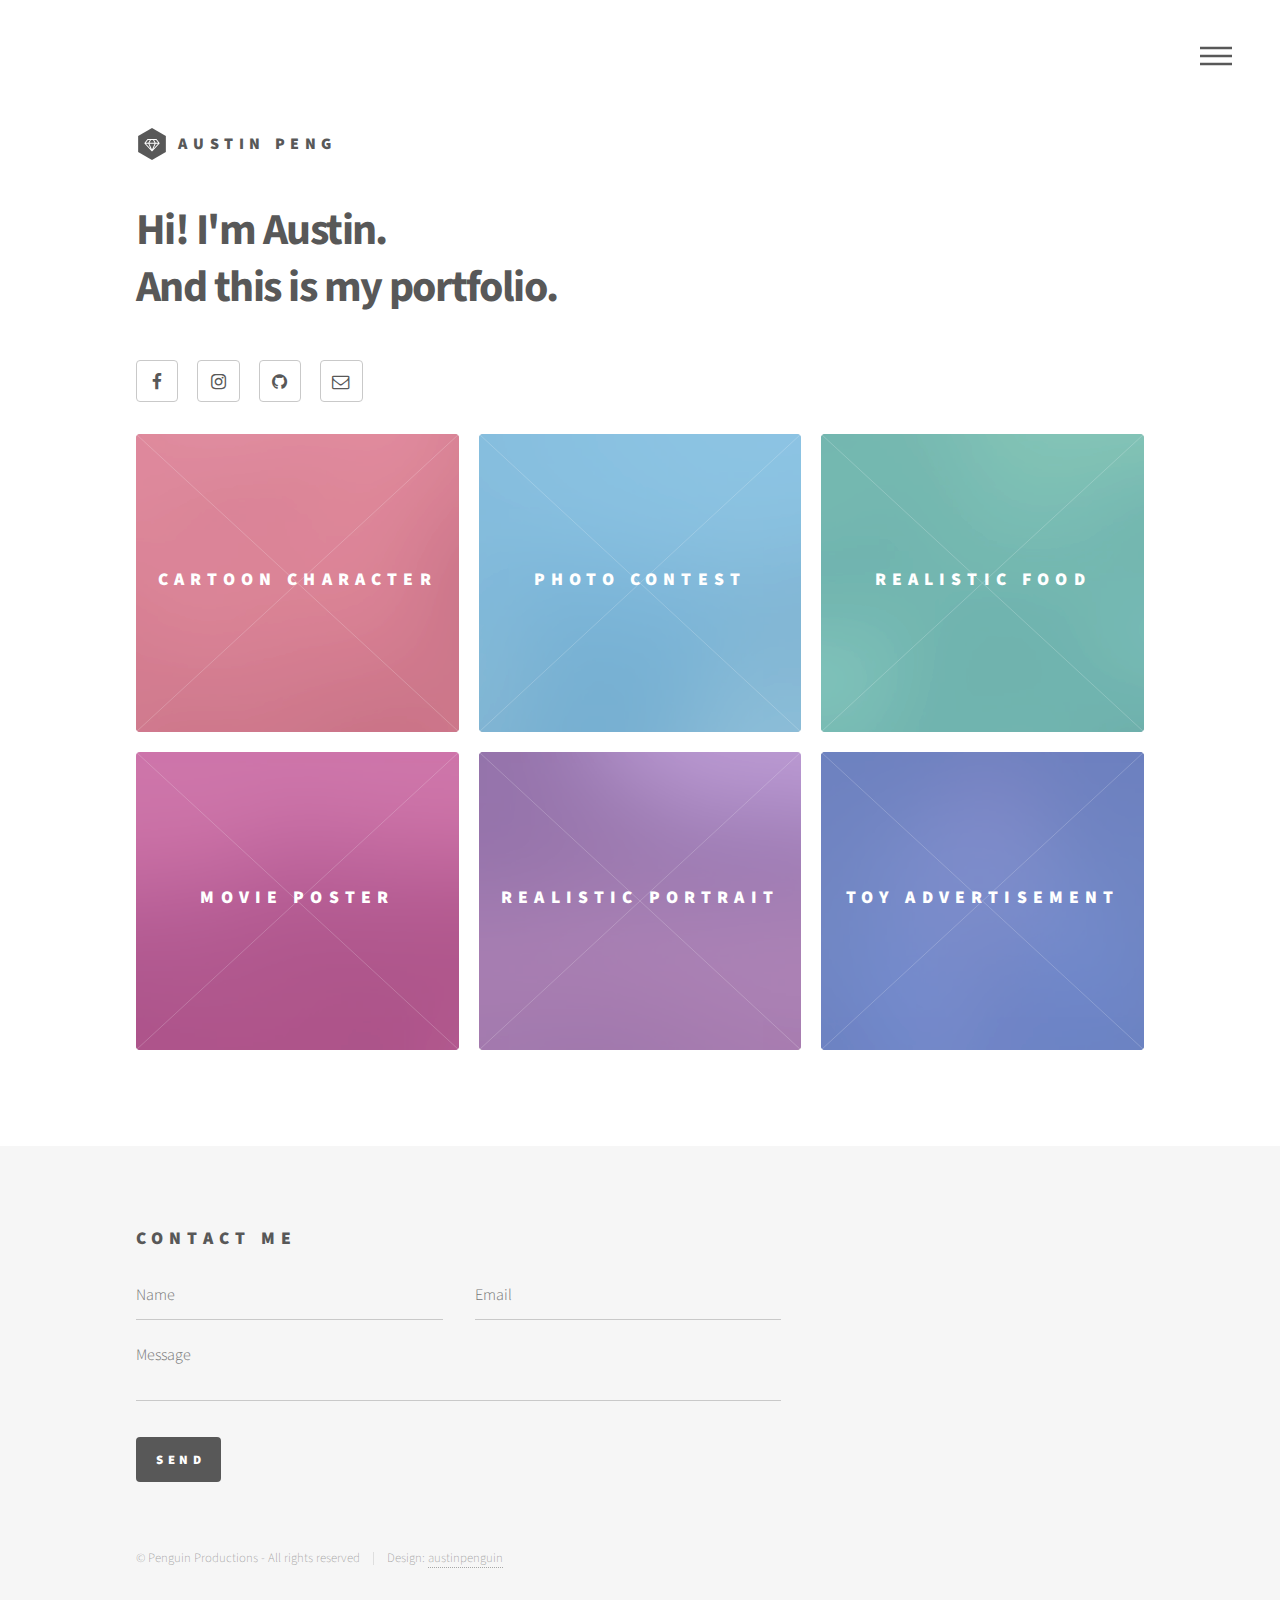
<file: index.html>
<!DOCTYPE HTML>
<!--
	Phantom by HTML5 UP
	html5up.net | @ajlkn
	Free for personal and commercial use under the CCA 3.0 license (html5up.net/license)
-->
<html>
	<head>
		<title>Austin Peng</title>
		<meta charset="utf-8" />
		<meta name="viewport" content="width=device-width, initial-scale=1" />
		<!--[if lte IE 8]><script src="assets/js/ie/html5shiv.js"></script><![endif]-->
		<link rel="stylesheet" href="assets/css/main.css" />
		<!--[if lte IE 9]><link rel="stylesheet" href="assets/css/ie9.css" /><![endif]-->
		<!--[if lte IE 8]><link rel="stylesheet" href="assets/css/ie8.css" /><![endif]-->
	</head>
	<body>
		<!-- Wrapper -->
			<div id="wrapper">

				<!-- Header -->
					<header id="header">
						<div class="inner">

							<!-- Logo -->
								<a href="index.html" class="logo">
									<span class="symbol"><img src="images/logo.svg" alt="" /></span><span class="title">Austin Peng</span>
								</a>

							<!-- Nav -->
								<nav>
									<ul>
										<li><a href="#menu">Menu</a></li>
									</ul>
								</nav>

						</div>
					</header>

				<!-- Menu -->
					<nav id="menu">
						<h2>Menu</h2>
						<ul>
							<li><a href="index.html">Home</a></li>
						</ul>
					</nav>

				<!-- Main -->
					<div id="main">
						<div class="inner">
							<header>
								<h1>Hi! I'm Austin. <br> And this is my portfolio.</h1>

							<section>
								<ul class="icons">
									<li><a href=https://www.facebook.com/austin.peng.54 class="icon style2 fa-facebook"><span class="label">Facebook</span></a></li>
									<li><a href=instagram.com/austin.penguin class="icon style2 fa-instagram"><span class="label">Instagram</span></a></li>
									<li><a href=github.com/austinpenguin class="icon style2 fa-github"><span class="label">GitHub</span></a></li>
									<li><a href=mailto:austinpeng20@gmail.com class="icon style2 fa-envelope-o"><span class="label">Email</span></a></li>
								</ul>
							</section>
							</header>
							<section class="tiles">
								<article class="style1">
									<span class="image">
										<img src="images/pic07.jpg" alt="" />
									</span>
									<a href="cartooncharacter.html">
										<h2>Cartoon Character</h2>
										<div class="content">
											<p>"The Penguins"</p>
										</div>
									</a>
								</article>
								<article class="style2">
									<span class="image">
										<img src="images/pic01.jpg" alt="" />
									</span>
									<a href="photocontest.html">
										<h2>Photo Contest</h2>
										<div class="content">
											<p>The Dark of the Sea</p>
										</div>
									</a>
								</article>
								<article class="style3">
									<span class="image">
										<img src="images/pic08.jpg" alt="" />
									</span>
									<a href="realisticfood.html">
										<h2>Realistic Food</h2>
										<div class="content">
											<p>Nom nom nom... COOKIES</p>
										</div>
									</a>
								</article>
								<article class="style4">
									<span class="image">
										<img src="images/pic09.jpg" alt="" />
									</span>
									<a href="movieposter.html">
										<h2>Movie Poster</h2>
										<div class="content">
											<p>The Martian</p>
										</div>
									</a>
								</article>
								<article class="style5">
									<span class="image">
										<img src="images/pic10.jpg" alt="" />
									</span>
									<a href="realisticportrait.html">
										<h2>Realistic Portrait</h2>
										<div class="content">
											<p>Gael Monfils</p>
										</div>
									</a>
								</article>
								<article class="style6">
									<span class="image">
										<img src="images/pic11.jpg" alt="" />
									</span>
									<a href="toyad.html">
										<h2>Toy Advertisement</h2>
										<div class="content">
											<p>Tigre is the way to go!</p>
										</div>
									</a>
								</article>
							</section>
						</div>
					</div>

				<!-- Footer -->
					<footer id="footer">
						<div class="inner">
							<section>
								<h2>Contact Me</h2>
								<form method="post" action="#">
									<div class="field half first">
										<input type="text" name="name" id="name" placeholder="Name" />
									</div>
									<div class="field half">
										<input type="email" name="email" id="email" placeholder="Email" />
									</div>
									<div class="field">
										<textarea name="message" id="message" placeholder="Message"></textarea>
									</div>
									<ul class="actions">
										<li><input type="submit" value="Send" class="special" /></li>
									</ul>
								</form>
							</section>
							<ul class="copyright">
								<li>&copy; Penguin Productions - All rights reserved</li><li>Design:  <a href=https://github.com/austinpenguin>austinpenguin</a></li>
							</ul>
						</div>
					</footer>

			</div>

		<!-- Scripts -->
			<script src="assets/js/jquery.min.js"></script>
			<script src="assets/js/skel.min.js"></script>
			<script src="assets/js/util.js"></script>
			<!--[if lte IE 8]><script src="assets/js/ie/respond.min.js"></script><![endif]-->
			<script src="assets/js/main.js"></script>

	</body>
</html>
</file>
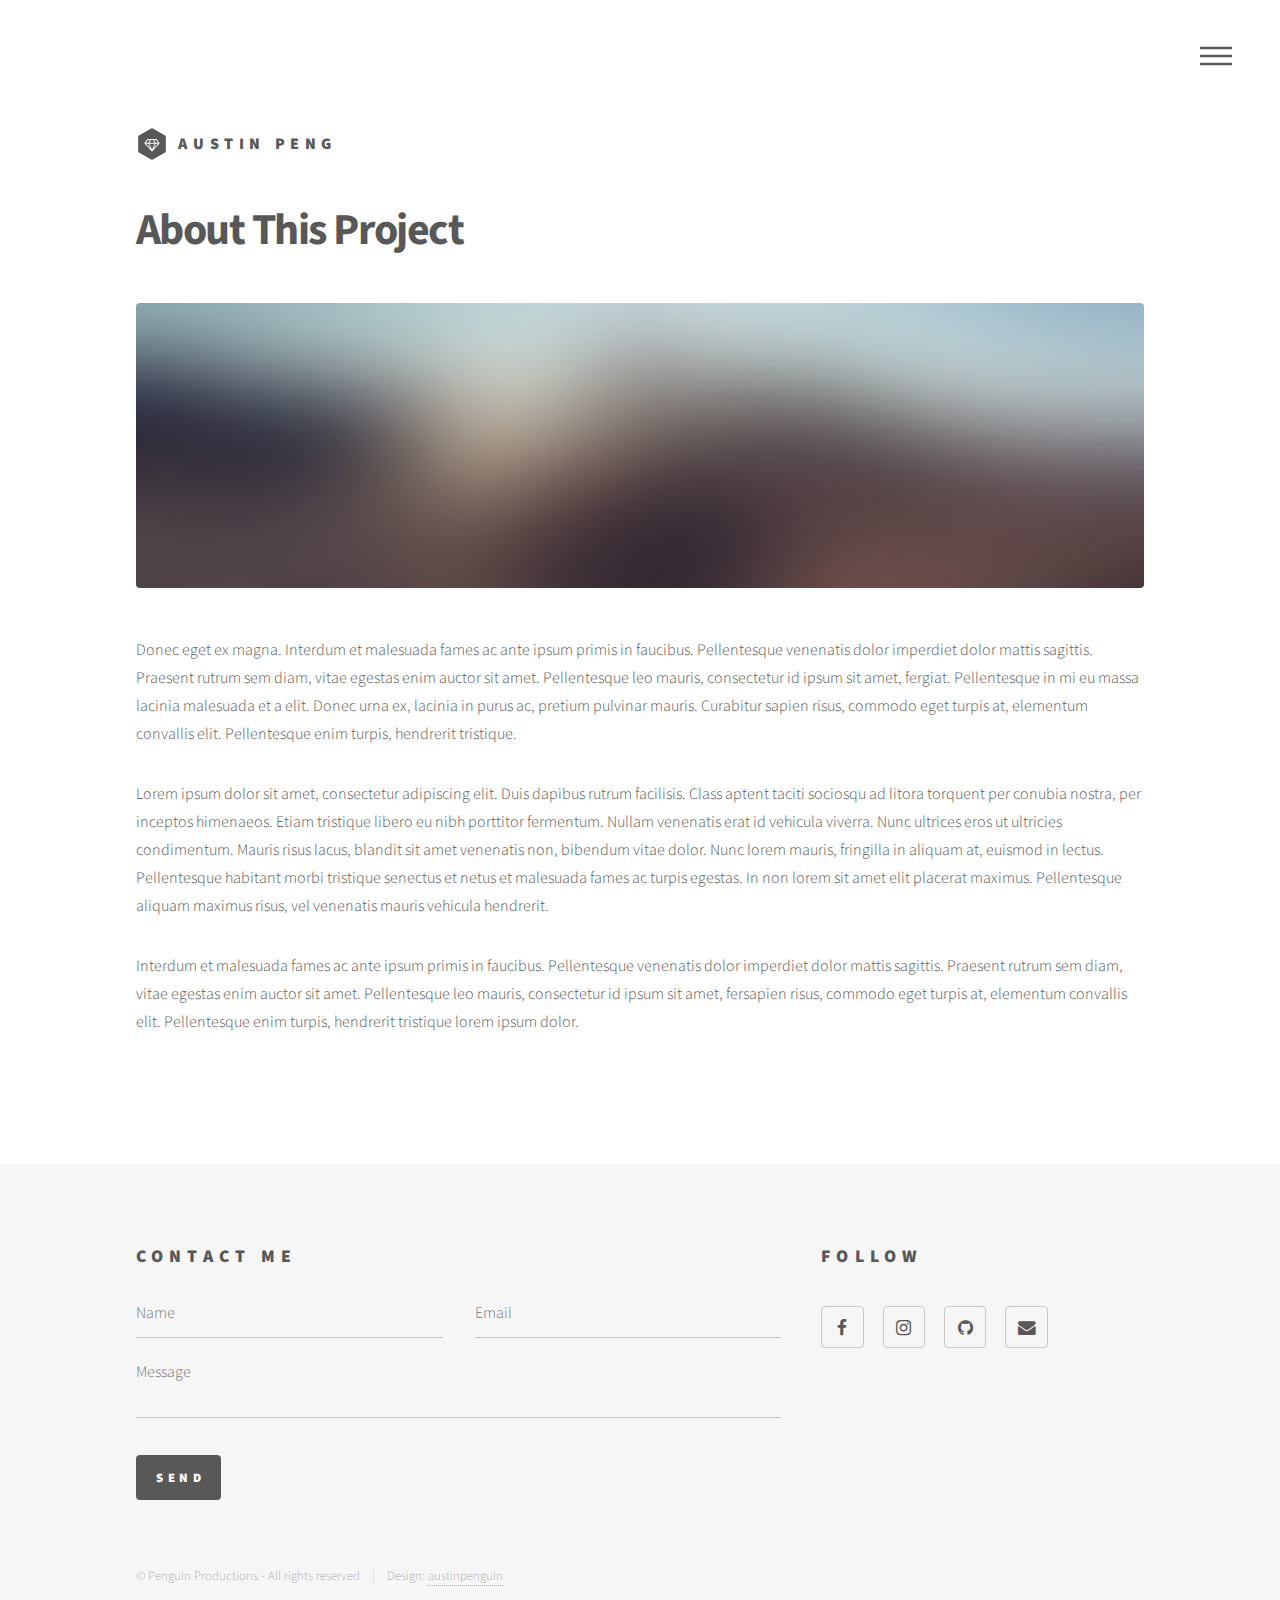
<file: generic.html>
<!DOCTYPE HTML>
<!--
	Phantom by HTML5 UP
	html5up.net | @ajlkn
	Free for personal and commercial use under the CCA 3.0 license (html5up.net/license)
-->
<html>
	<head>
		<title>About This Project</title>
		<meta charset="utf-8" />
		<meta name="viewport" content="width=device-width, initial-scale=1" />
		<!--[if lte IE 8]><script src="assets/js/ie/html5shiv.js"></script><![endif]-->
		<link rel="stylesheet" href="assets/css/main.css" />
		<!--[if lte IE 9]><link rel="stylesheet" href="assets/css/ie9.css" /><![endif]-->
		<!--[if lte IE 8]><link rel="stylesheet" href="assets/css/ie8.css" /><![endif]-->
	</head>
	<body>
		<!-- Wrapper -->
			<div id="wrapper">

				<!-- Header -->
					<header id="header">
						<div class="inner">

							<!-- Logo -->
								<a href="index.html" class="logo">
									<span class="symbol"><img src="images/logo.svg" alt="" /></span><span class="title">Austin Peng</span>
								</a>

							<!-- Nav -->
								<nav>
									<ul>
										<li><a href="#menu">Menu</a></li>
									</ul>
								</nav>

						</div>
					</header>

				<!-- Menu -->
					<nav id="menu">
						<h2>Menu</h2>
						<ul>
							<li><a href="index.html">Home</a></li>
							<li><a href="generic.html">Ipsum veroeros</a></li>
							<li><a href="generic.html">Tempus etiam</a></li>
							<li><a href="generic.html">Consequat dolor</a></li>
							<li><a href="elements.html">Elements</a></li>
						</ul>
					</nav>

				<!-- Main -->
					<div id="main">
						<div class="inner">
							<h1>About This Project</h1>
							<span class="image main"><img src="images/pic13.jpg" alt="" /></span>
							<p>Donec eget ex magna. Interdum et malesuada fames ac ante ipsum primis in faucibus. Pellentesque venenatis dolor imperdiet dolor mattis sagittis. Praesent rutrum sem diam, vitae egestas enim auctor sit amet. Pellentesque leo mauris, consectetur id ipsum sit amet, fergiat. Pellentesque in mi eu massa lacinia malesuada et a elit. Donec urna ex, lacinia in purus ac, pretium pulvinar mauris. Curabitur sapien risus, commodo eget turpis at, elementum convallis elit. Pellentesque enim turpis, hendrerit tristique.</p>
							<p>Lorem ipsum dolor sit amet, consectetur adipiscing elit. Duis dapibus rutrum facilisis. Class aptent taciti sociosqu ad litora torquent per conubia nostra, per inceptos himenaeos. Etiam tristique libero eu nibh porttitor fermentum. Nullam venenatis erat id vehicula viverra. Nunc ultrices eros ut ultricies condimentum. Mauris risus lacus, blandit sit amet venenatis non, bibendum vitae dolor. Nunc lorem mauris, fringilla in aliquam at, euismod in lectus. Pellentesque habitant morbi tristique senectus et netus et malesuada fames ac turpis egestas. In non lorem sit amet elit placerat maximus. Pellentesque aliquam maximus risus, vel venenatis mauris vehicula hendrerit.</p>
							<p>Interdum et malesuada fames ac ante ipsum primis in faucibus. Pellentesque venenatis dolor imperdiet dolor mattis sagittis. Praesent rutrum sem diam, vitae egestas enim auctor sit amet. Pellentesque leo mauris, consectetur id ipsum sit amet, fersapien risus, commodo eget turpis at, elementum convallis elit. Pellentesque enim turpis, hendrerit tristique lorem ipsum dolor.</p>
						</div>
					</div>

				<!-- Footer -->
					<footer id="footer">
						<div class="inner">
							<section>
								<h2>Contact Me</h2>
								<form method="post" action="#">
									<div class="field half first">
										<input type="text" name="name" id="name" placeholder="Name" />
									</div>
									<div class="field half">
										<input type="email" name="email" id="email" placeholder="Email" />
									</div>
									<div class="field">
										<textarea name="message" id="message" placeholder="Message"></textarea>
									</div>
									<ul class="actions">
										<li><input type="submit" value="Send" class="special" /></li>
									</ul>
								</form>
							</section>
							<section>
								<h2>Follow</h2>
								<ul class="icons">
									<li><a href=https://www.facebook.com/austin.peng.54 class="icon style2 fa-facebook"><span class="label">Facebook</span></a></li>
									<li><a href=instagram.com/austin.penguin class="icon style2 fa-instagram"><span class="label">Instagram</span></a></li>
									<li><a href=github.com/austinpenguin class="icon style2 fa-github"><span class="label">GitHub</span></a></li>
									<li><a href=mailto:austinpeng20@gmail.com class="icon style2 fa-envelope"><span class="label">Mail</span></a></li>			
								</ul>
							</section>
							<ul class="copyright">
								<li>&copy; Penguin Productions - All rights reserved</li><li>Design:  <a href=https://github.com/austinpenguin>austinpenguin</a></li>
							</ul>
						</div>
					</footer>

			</div>

		<!-- Scripts -->
			<script src="assets/js/jquery.min.js"></script>
			<script src="assets/js/skel.min.js"></script>
			<script src="assets/js/util.js"></script>
			<!--[if lte IE 8]><script src="assets/js/ie/respond.min.js"></script><![endif]-->
			<script src="assets/js/main.js"></script>

	</body>
</html>
</file>
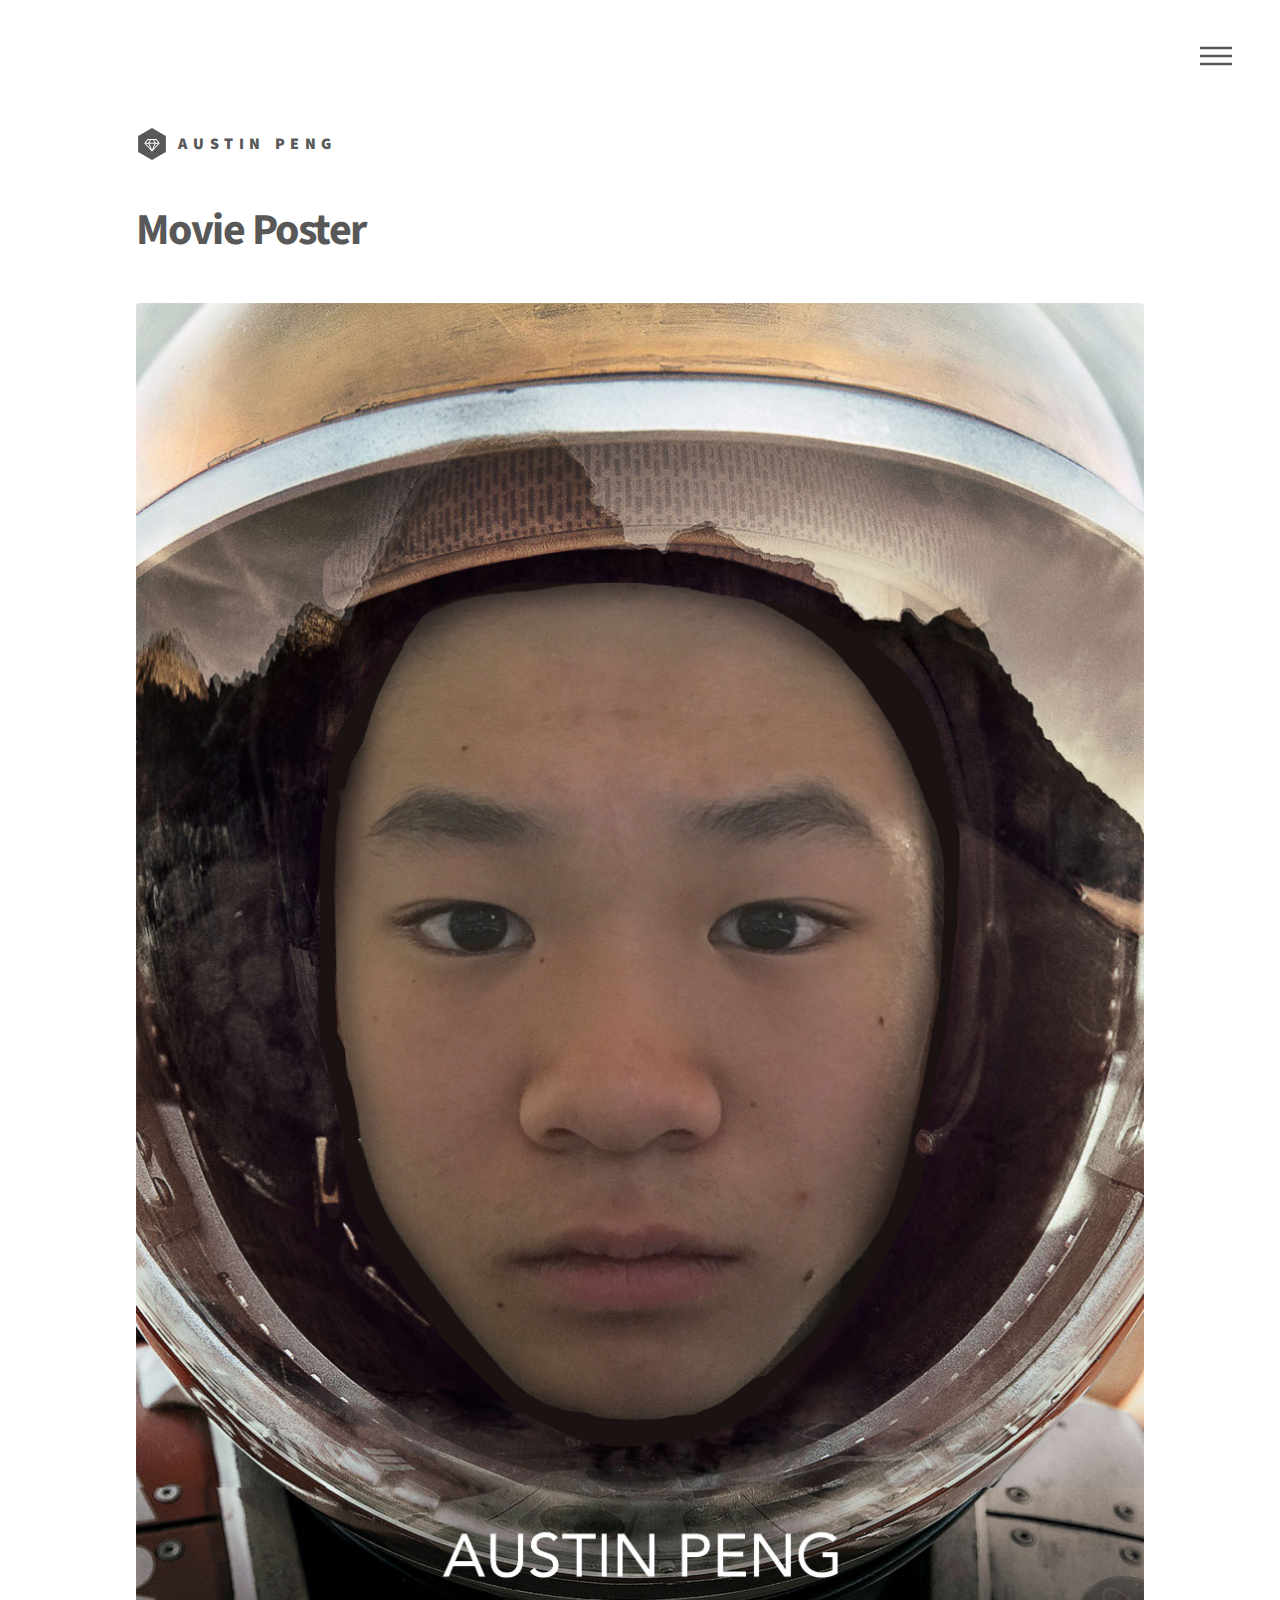
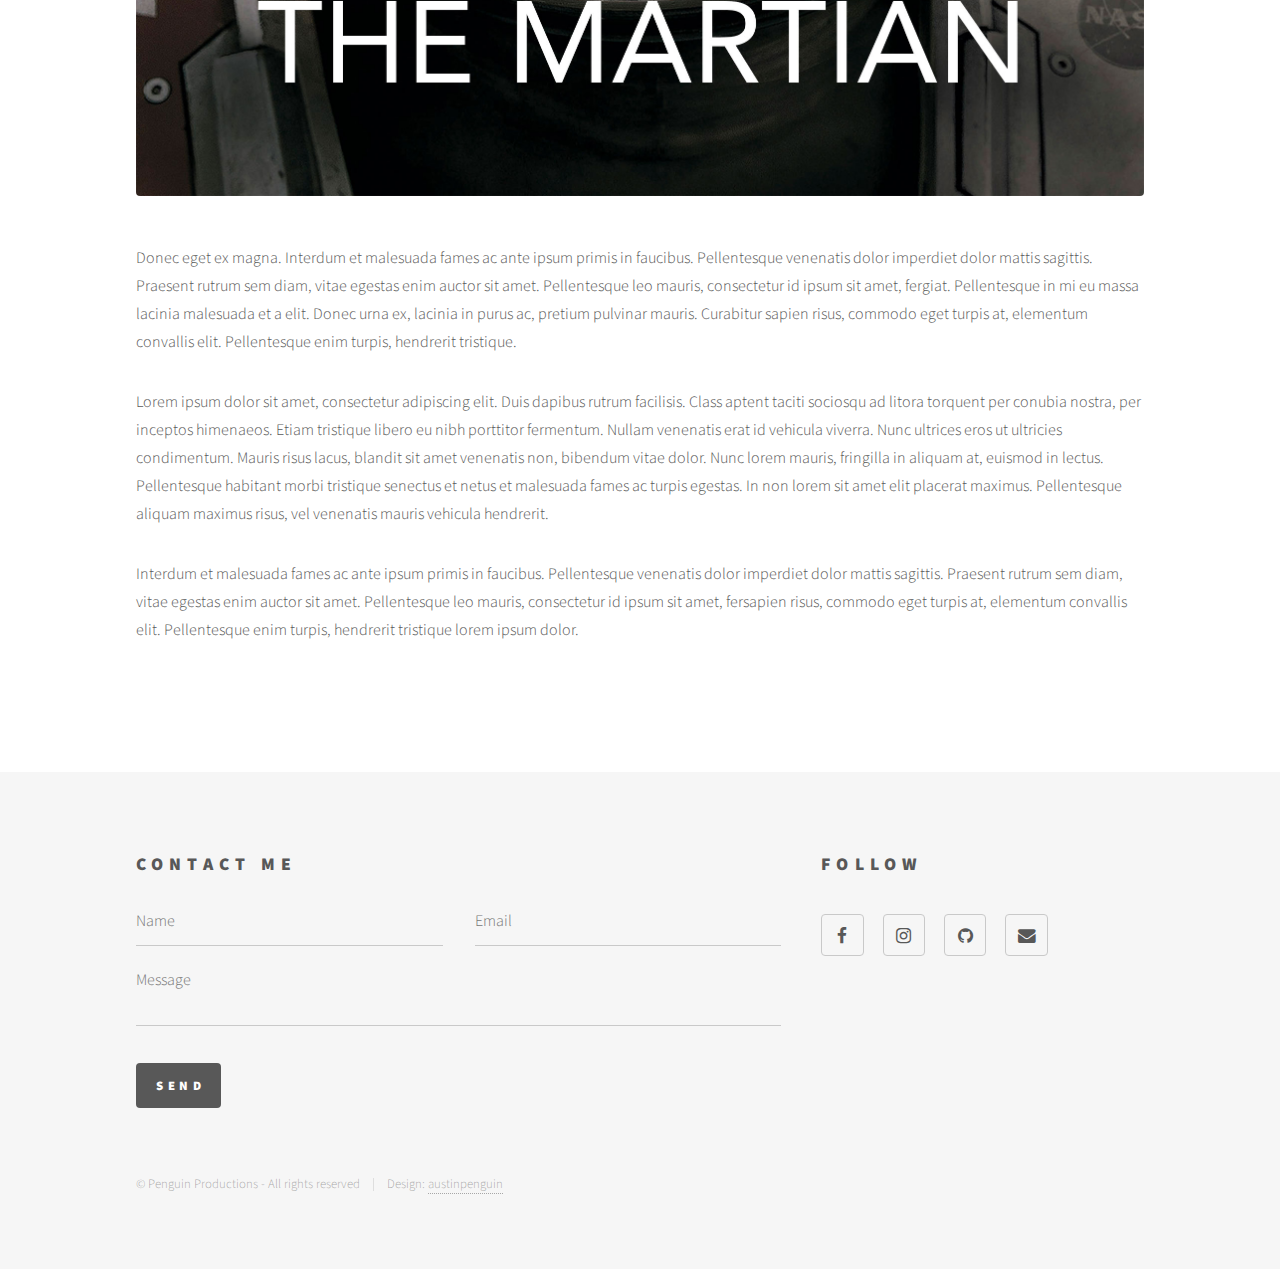
<file: movieposter.html>
<!DOCTYPE HTML>
<!--
	Phantom by HTML5 UP
	html5up.net | @ajlkn
	Free for personal and commercial use under the CCA 3.0 license (html5up.net/license)
-->
<html>
	<head>
		<title>About This Project</title>
		<meta charset="utf-8" />
		<meta name="viewport" content="width=device-width, initial-scale=1" />
		<!--[if lte IE 8]><script src="assets/js/ie/html5shiv.js"></script><![endif]-->
		<link rel="stylesheet" href="assets/css/main.css" />
		<!--[if lte IE 9]><link rel="stylesheet" href="assets/css/ie9.css" /><![endif]-->
		<!--[if lte IE 8]><link rel="stylesheet" href="assets/css/ie8.css" /><![endif]-->
	</head>
	<body>
		<!-- Wrapper -->
			<div id="wrapper">

				<!-- Header -->
					<header id="header">
						<div class="inner">

							<!-- Logo -->
								<a href="index.html" class="logo">
									<span class="symbol"><img src="images/logo.svg" alt="" /></span><span class="title">Austin Peng</span>
								</a>

							<!-- Nav -->
								<nav>
									<ul>
										<li><a href="#menu">Menu</a></li>
									</ul>
								</nav>

						</div>
					</header>

				<!-- Menu -->
					<nav id="menu">
						<h2>Menu</h2>
						<ul>
							<li><a href="index.html">Home</a></li>
						</ul>
					</nav>

				<!-- Main -->
					<div id="main">
						<div class="inner">
							<h1>Movie Poster</h1>
							<span class="image main"><img src="images/movieposter.jpg" alt="" /></span>
							<p>Donec eget ex magna. Interdum et malesuada fames ac ante ipsum primis in faucibus. Pellentesque venenatis dolor imperdiet dolor mattis sagittis. Praesent rutrum sem diam, vitae egestas enim auctor sit amet. Pellentesque leo mauris, consectetur id ipsum sit amet, fergiat. Pellentesque in mi eu massa lacinia malesuada et a elit. Donec urna ex, lacinia in purus ac, pretium pulvinar mauris. Curabitur sapien risus, commodo eget turpis at, elementum convallis elit. Pellentesque enim turpis, hendrerit tristique.</p>
							<p>Lorem ipsum dolor sit amet, consectetur adipiscing elit. Duis dapibus rutrum facilisis. Class aptent taciti sociosqu ad litora torquent per conubia nostra, per inceptos himenaeos. Etiam tristique libero eu nibh porttitor fermentum. Nullam venenatis erat id vehicula viverra. Nunc ultrices eros ut ultricies condimentum. Mauris risus lacus, blandit sit amet venenatis non, bibendum vitae dolor. Nunc lorem mauris, fringilla in aliquam at, euismod in lectus. Pellentesque habitant morbi tristique senectus et netus et malesuada fames ac turpis egestas. In non lorem sit amet elit placerat maximus. Pellentesque aliquam maximus risus, vel venenatis mauris vehicula hendrerit.</p>
							<p>Interdum et malesuada fames ac ante ipsum primis in faucibus. Pellentesque venenatis dolor imperdiet dolor mattis sagittis. Praesent rutrum sem diam, vitae egestas enim auctor sit amet. Pellentesque leo mauris, consectetur id ipsum sit amet, fersapien risus, commodo eget turpis at, elementum convallis elit. Pellentesque enim turpis, hendrerit tristique lorem ipsum dolor.</p>
						</div>
					</div>

				<!-- Footer -->
					<footer id="footer">
						<div class="inner">
							<section>
								<h2>Contact Me</h2>
								<form method="post" action="#">
									<div class="field half first">
										<input type="text" name="name" id="name" placeholder="Name" />
									</div>
									<div class="field half">
										<input type="email" name="email" id="email" placeholder="Email" />
									</div>
									<div class="field">
										<textarea name="message" id="message" placeholder="Message"></textarea>
									</div>
									<ul class="actions">
										<li><input type="submit" value="Send" class="special" /></li>
									</ul>
								</form>
							</section>
							<section>
								<h2>Follow</h2>
								<ul class="icons">
									<li><a href=https://www.facebook.com/austin.peng.54 class="icon style2 fa-facebook"><span class="label">Facebook</span></a></li>
									<li><a href=instagram.com/austin.penguin class="icon style2 fa-instagram"><span class="label">Instagram</span></a></li>
									<li><a href=github.com/austinpenguin class="icon style2 fa-github"><span class="label">GitHub</span></a></li>
									<li><a href=mailto:austinpeng20@gmail.com class="icon style2 fa-envelope"><span class="label">Mail</span></a></li>			
								</ul>
							</section>
							<ul class="copyright">
								<li>&copy; Penguin Productions - All rights reserved</li><li>Design:  <a href=https://github.com/austinpenguin>austinpenguin</a></li>
							</ul>
						</div>
					</footer>

			</div>

		<!-- Scripts -->
			<script src="assets/js/jquery.min.js"></script>
			<script src="assets/js/skel.min.js"></script>
			<script src="assets/js/util.js"></script>
			<!--[if lte IE 8]><script src="assets/js/ie/respond.min.js"></script><![endif]-->
			<script src="assets/js/main.js"></script>

	</body>
</html>
</file>
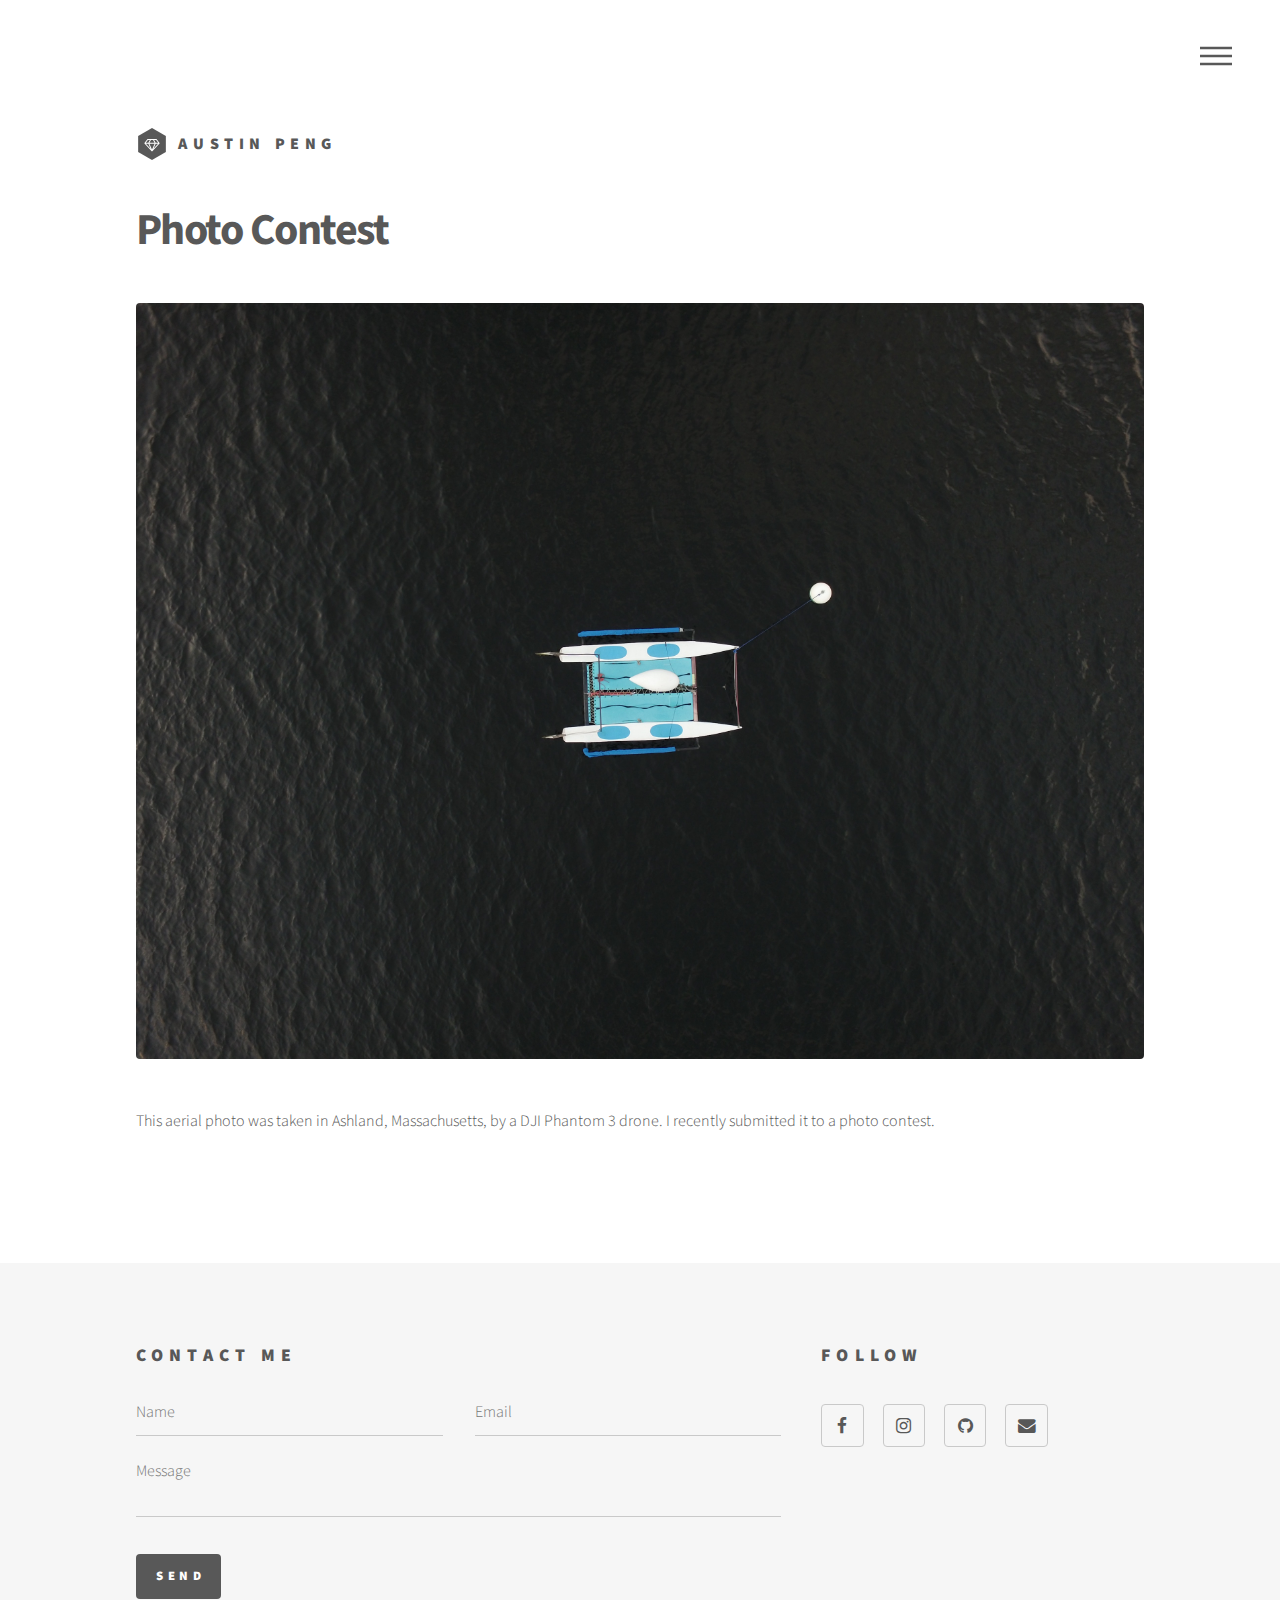
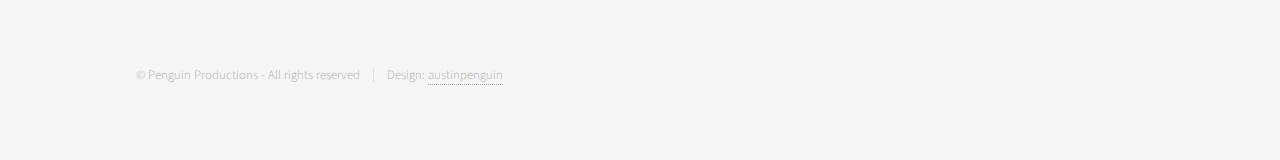
<file: photocontest.html>
<!DOCTYPE HTML>
<!--
	Phantom by HTML5 UP
	html5up.net | @ajlkn
	Free for personal and commercial use under the CCA 3.0 license (html5up.net/license)
-->
<html>
	<head>
		<title>About This Project</title>
		<meta charset="utf-8" />
		<meta name="viewport" content="width=device-width, initial-scale=1" />
		<!--[if lte IE 8]><script src="assets/js/ie/html5shiv.js"></script><![endif]-->
		<link rel="stylesheet" href="assets/css/main.css" />
		<!--[if lte IE 9]><link rel="stylesheet" href="assets/css/ie9.css" /><![endif]-->
		<!--[if lte IE 8]><link rel="stylesheet" href="assets/css/ie8.css" /><![endif]-->
	</head>
	<body>
		<!-- Wrapper -->
			<div id="wrapper">

				<!-- Header -->
					<header id="header">
						<div class="inner">

							<!-- Logo -->
								<a href="index.html" class="logo">
									<span class="symbol"><img src="images/logo.svg" alt="" /></span><span class="title">Austin Peng</span>
								</a>

							<!-- Nav -->
								<nav>
									<ul>
										<li><a href="#menu">Menu</a></li>
									</ul>
								</nav>

						</div>
					</header>

				<!-- Menu -->
					<nav id="menu">
						<h2>Menu</h2>
						<ul>
							<li><a href="index.html">Home</a></li>
						</ul>
					</nav>

				<!-- Main -->
					<div id="main">
						<div class="inner">
							<h1>Photo Contest</h1>
							<span class="image main"><img src="images/photocontest.jpg" alt="" /></span>
							<p>This aerial photo was taken in Ashland, Massachusetts, by a DJI Phantom 3 drone. I recently submitted it to a photo contest.</p>
							
						</div>
					</div>

				<!-- Footer -->
					<footer id="footer">
						<div class="inner">
							<section>
								<h2>Contact Me</h2>
								<form method="post" action="#">
									<div class="field half first">
										<input type="text" name="name" id="name" placeholder="Name" />
									</div>
									<div class="field half">
										<input type="email" name="email" id="email" placeholder="Email" />
									</div>
									<div class="field">
										<textarea name="message" id="message" placeholder="Message"></textarea>
									</div>
									<ul class="actions">
										<li><input type="submit" value="Send" class="special" /></li>
									</ul>
								</form>
							</section>
							<section>
								<h2>Follow</h2>
								<ul class="icons">
									<li><a href=https://www.facebook.com/austin.peng.54 class="icon style2 fa-facebook"><span class="label">Facebook</span></a></li>
									<li><a href=instagram.com/austin.penguin class="icon style2 fa-instagram"><span class="label">Instagram</span></a></li>
									<li><a href=github.com/austinpenguin class="icon style2 fa-github"><span class="label">GitHub</span></a></li>
									<li><a href=mailto:austinpeng20@gmail.com class="icon style2 fa-envelope"><span class="label">Mail</span></a></li>			
								</ul>
							</section>
							<ul class="copyright">
								<li>&copy; Penguin Productions - All rights reserved</li><li>Design:  <a href=https://github.com/austinpenguin>austinpenguin</a></li>
							</ul>
						</div>
					</footer>

			</div>

		<!-- Scripts -->
			<script src="assets/js/jquery.min.js"></script>
			<script src="assets/js/skel.min.js"></script>
			<script src="assets/js/util.js"></script>
			<!--[if lte IE 8]><script src="assets/js/ie/respond.min.js"></script><![endif]-->
			<script src="assets/js/main.js"></script>

	</body>
</html>
</file>
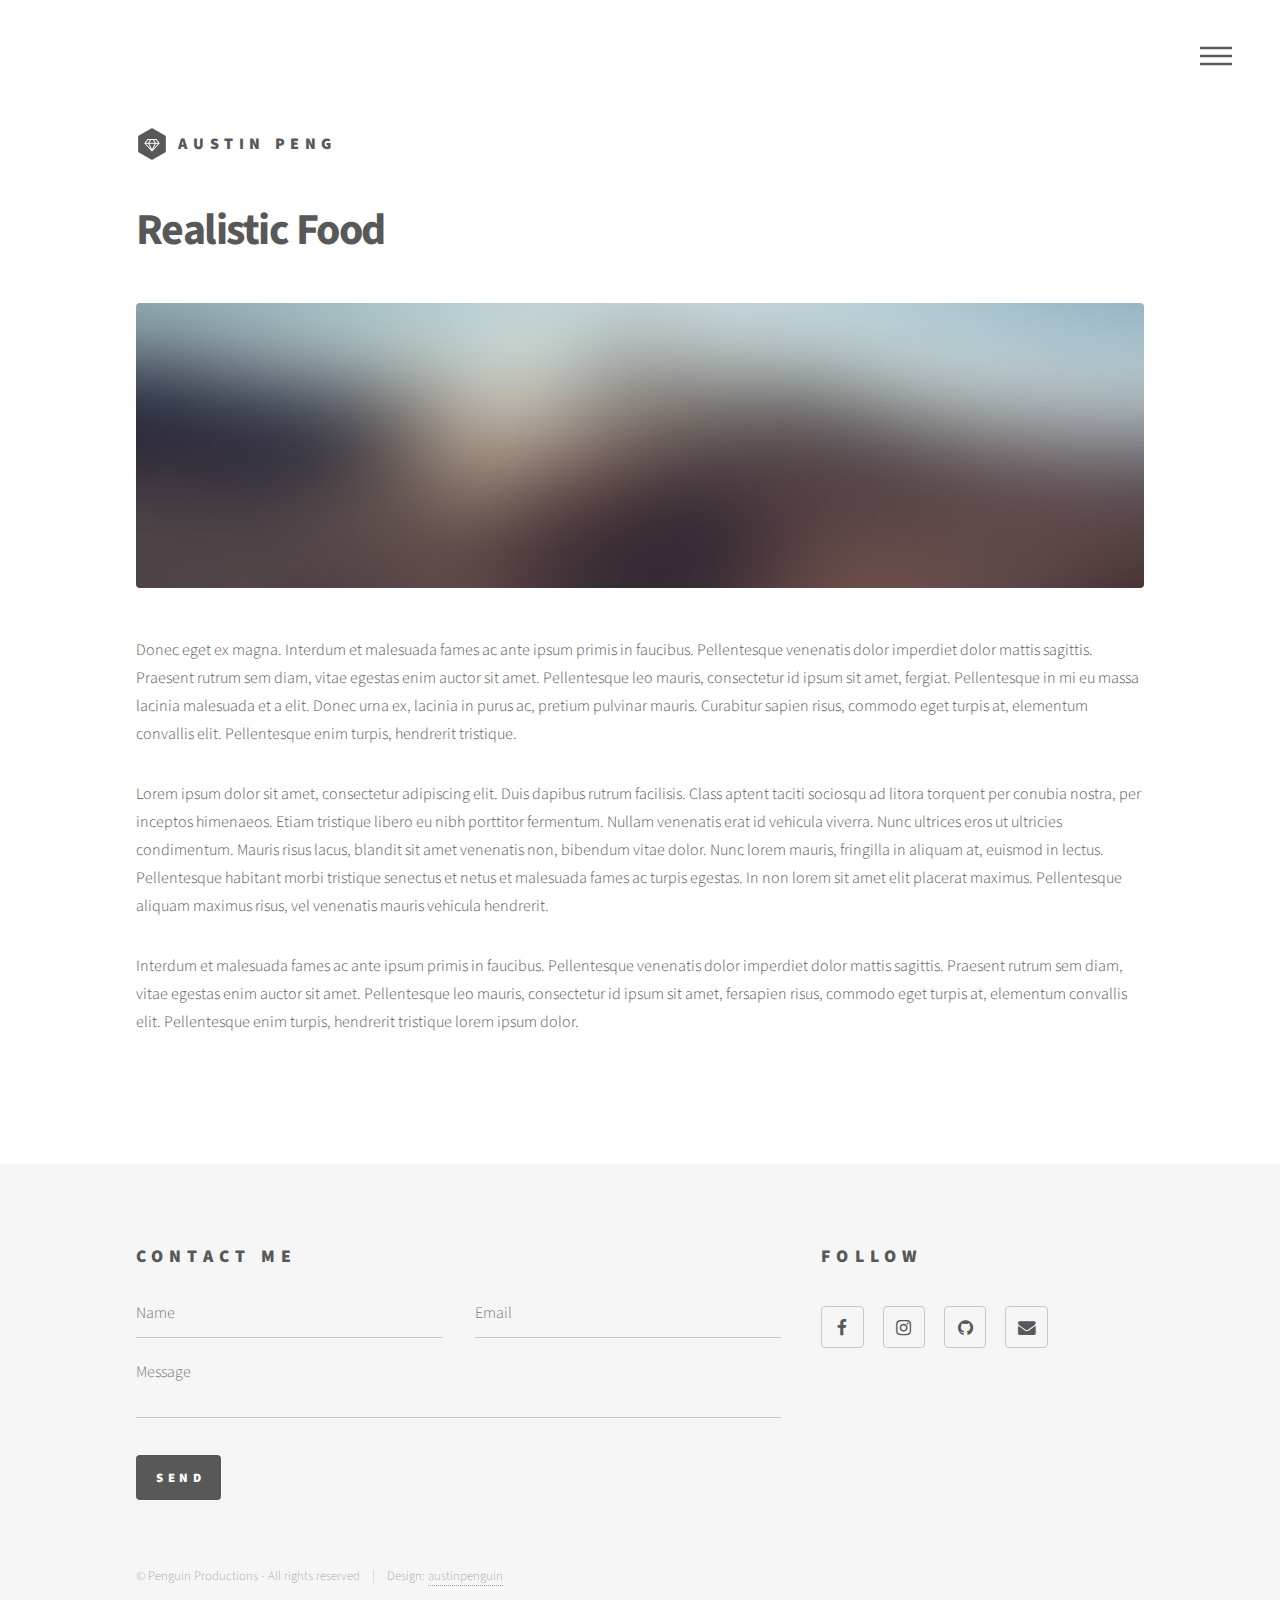
<file: realisticfood.html>
<!DOCTYPE HTML>
<!--
	Phantom by HTML5 UP
	html5up.net | @ajlkn
	Free for personal and commercial use under the CCA 3.0 license (html5up.net/license)
-->
<html>
	<head>
		<title>About This Project</title>
		<meta charset="utf-8" />
		<meta name="viewport" content="width=device-width, initial-scale=1" />
		<!--[if lte IE 8]><script src="assets/js/ie/html5shiv.js"></script><![endif]-->
		<link rel="stylesheet" href="assets/css/main.css" />
		<!--[if lte IE 9]><link rel="stylesheet" href="assets/css/ie9.css" /><![endif]-->
		<!--[if lte IE 8]><link rel="stylesheet" href="assets/css/ie8.css" /><![endif]-->
	</head>
	<body>
		<!-- Wrapper -->
			<div id="wrapper">

				<!-- Header -->
					<header id="header">
						<div class="inner">

							<!-- Logo -->
								<a href="index.html" class="logo">
									<span class="symbol"><img src="images/logo.svg" alt="" /></span><span class="title">Austin Peng</span>
								</a>

							<!-- Nav -->
								<nav>
									<ul>
										<li><a href="#menu">Menu</a></li>
									</ul>
								</nav>

						</div>
					</header>

				<!-- Menu -->
					<nav id="menu">
						<h2>Menu</h2>
						<ul>
							<li><a href="index.html">Home</a></li>
							<li><a href="generic.html">Ipsum veroeros</a></li>
							<li><a href="generic.html">Tempus etiam</a></li>
							<li><a href="generic.html">Consequat dolor</a></li>
							<li><a href="elements.html">Elements</a></li>
						</ul>
					</nav>

				<!-- Main -->
					<div id="main">
						<div class="inner">
							<h1>Realistic Food</h1>
							<span class="image main"><img src="images/pic13.jpg" alt="" /></span>
							<p>Donec eget ex magna. Interdum et malesuada fames ac ante ipsum primis in faucibus. Pellentesque venenatis dolor imperdiet dolor mattis sagittis. Praesent rutrum sem diam, vitae egestas enim auctor sit amet. Pellentesque leo mauris, consectetur id ipsum sit amet, fergiat. Pellentesque in mi eu massa lacinia malesuada et a elit. Donec urna ex, lacinia in purus ac, pretium pulvinar mauris. Curabitur sapien risus, commodo eget turpis at, elementum convallis elit. Pellentesque enim turpis, hendrerit tristique.</p>
							<p>Lorem ipsum dolor sit amet, consectetur adipiscing elit. Duis dapibus rutrum facilisis. Class aptent taciti sociosqu ad litora torquent per conubia nostra, per inceptos himenaeos. Etiam tristique libero eu nibh porttitor fermentum. Nullam venenatis erat id vehicula viverra. Nunc ultrices eros ut ultricies condimentum. Mauris risus lacus, blandit sit amet venenatis non, bibendum vitae dolor. Nunc lorem mauris, fringilla in aliquam at, euismod in lectus. Pellentesque habitant morbi tristique senectus et netus et malesuada fames ac turpis egestas. In non lorem sit amet elit placerat maximus. Pellentesque aliquam maximus risus, vel venenatis mauris vehicula hendrerit.</p>
							<p>Interdum et malesuada fames ac ante ipsum primis in faucibus. Pellentesque venenatis dolor imperdiet dolor mattis sagittis. Praesent rutrum sem diam, vitae egestas enim auctor sit amet. Pellentesque leo mauris, consectetur id ipsum sit amet, fersapien risus, commodo eget turpis at, elementum convallis elit. Pellentesque enim turpis, hendrerit tristique lorem ipsum dolor.</p>
						</div>
					</div>

				<!-- Footer -->
					<footer id="footer">
						<div class="inner">
							<section>
								<h2>Contact Me</h2>
								<form method="post" action="#">
									<div class="field half first">
										<input type="text" name="name" id="name" placeholder="Name" />
									</div>
									<div class="field half">
										<input type="email" name="email" id="email" placeholder="Email" />
									</div>
									<div class="field">
										<textarea name="message" id="message" placeholder="Message"></textarea>
									</div>
									<ul class="actions">
										<li><input type="submit" value="Send" class="special" /></li>
									</ul>
								</form>
							</section>
							<section>
								<h2>Follow</h2>
								<ul class="icons">
									<li><a href=https://www.facebook.com/austin.peng.54 class="icon style2 fa-facebook"><span class="label">Facebook</span></a></li>
									<li><a href=instagram.com/austin.penguin class="icon style2 fa-instagram"><span class="label">Instagram</span></a></li>
									<li><a href=github.com/austinpenguin class="icon style2 fa-github"><span class="label">GitHub</span></a></li>
									<li><a href=mailto:austinpeng20@gmail.com class="icon style2 fa-envelope"><span class="label">Mail</span></a></li>			
								</ul>
							</section>
							<ul class="copyright">
								<li>&copy; Penguin Productions - All rights reserved</li><li>Design:  <a href=https://github.com/austinpenguin>austinpenguin</a></li>
							</ul>
						</div>
					</footer>

			</div>

		<!-- Scripts -->
			<script src="assets/js/jquery.min.js"></script>
			<script src="assets/js/skel.min.js"></script>
			<script src="assets/js/util.js"></script>
			<!--[if lte IE 8]><script src="assets/js/ie/respond.min.js"></script><![endif]-->
			<script src="assets/js/main.js"></script>

	</body>
</html>
</file>
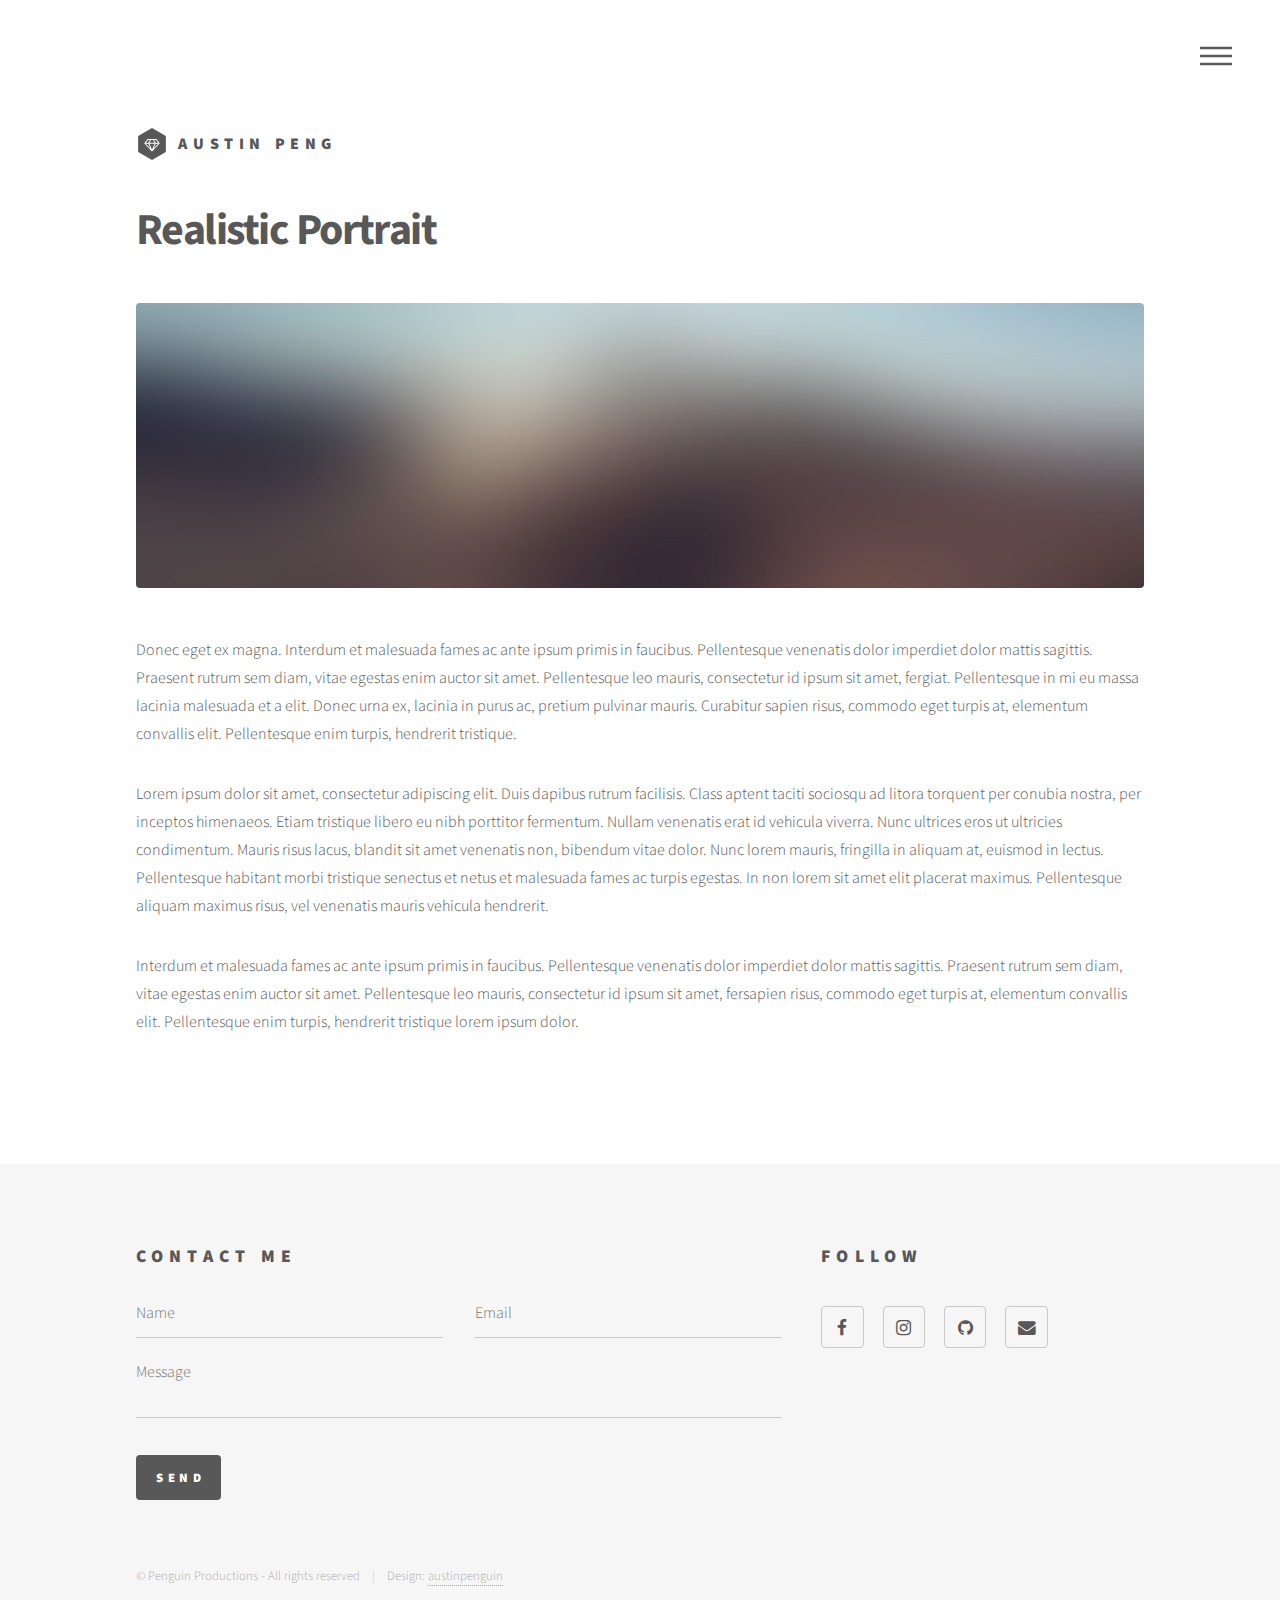
<file: realisticportrait.html>
<!DOCTYPE HTML>
<!--
	Phantom by HTML5 UP
	html5up.net | @ajlkn
	Free for personal and commercial use under the CCA 3.0 license (html5up.net/license)
-->
<html>
	<head>
		<title>About This Project</title>
		<meta charset="utf-8" />
		<meta name="viewport" content="width=device-width, initial-scale=1" />
		<!--[if lte IE 8]><script src="assets/js/ie/html5shiv.js"></script><![endif]-->
		<link rel="stylesheet" href="assets/css/main.css" />
		<!--[if lte IE 9]><link rel="stylesheet" href="assets/css/ie9.css" /><![endif]-->
		<!--[if lte IE 8]><link rel="stylesheet" href="assets/css/ie8.css" /><![endif]-->
	</head>
	<body>
		<!-- Wrapper -->
			<div id="wrapper">

				<!-- Header -->
					<header id="header">
						<div class="inner">

							<!-- Logo -->
								<a href="index.html" class="logo">
									<span class="symbol"><img src="images/logo.svg" alt="" /></span><span class="title">Austin Peng</span>
								</a>

							<!-- Nav -->
								<nav>
									<ul>
										<li><a href="#menu">Menu</a></li>
									</ul>
								</nav>

						</div>
					</header>

				<!-- Menu -->
					<nav id="menu">
						<h2>Menu</h2>
						<ul>
							<li><a href="index.html">Home</a></li>
							<li><a href="generic.html">Ipsum veroeros</a></li>
							<li><a href="generic.html">Tempus etiam</a></li>
							<li><a href="generic.html">Consequat dolor</a></li>
							<li><a href="elements.html">Elements</a></li>
						</ul>
					</nav>

				<!-- Main -->
					<div id="main">
						<div class="inner">
							<h1>Realistic Portrait</h1>
							<span class="image main"><img src="images/pic13.jpg" alt="" /></span>
							<p>Donec eget ex magna. Interdum et malesuada fames ac ante ipsum primis in faucibus. Pellentesque venenatis dolor imperdiet dolor mattis sagittis. Praesent rutrum sem diam, vitae egestas enim auctor sit amet. Pellentesque leo mauris, consectetur id ipsum sit amet, fergiat. Pellentesque in mi eu massa lacinia malesuada et a elit. Donec urna ex, lacinia in purus ac, pretium pulvinar mauris. Curabitur sapien risus, commodo eget turpis at, elementum convallis elit. Pellentesque enim turpis, hendrerit tristique.</p>
							<p>Lorem ipsum dolor sit amet, consectetur adipiscing elit. Duis dapibus rutrum facilisis. Class aptent taciti sociosqu ad litora torquent per conubia nostra, per inceptos himenaeos. Etiam tristique libero eu nibh porttitor fermentum. Nullam venenatis erat id vehicula viverra. Nunc ultrices eros ut ultricies condimentum. Mauris risus lacus, blandit sit amet venenatis non, bibendum vitae dolor. Nunc lorem mauris, fringilla in aliquam at, euismod in lectus. Pellentesque habitant morbi tristique senectus et netus et malesuada fames ac turpis egestas. In non lorem sit amet elit placerat maximus. Pellentesque aliquam maximus risus, vel venenatis mauris vehicula hendrerit.</p>
							<p>Interdum et malesuada fames ac ante ipsum primis in faucibus. Pellentesque venenatis dolor imperdiet dolor mattis sagittis. Praesent rutrum sem diam, vitae egestas enim auctor sit amet. Pellentesque leo mauris, consectetur id ipsum sit amet, fersapien risus, commodo eget turpis at, elementum convallis elit. Pellentesque enim turpis, hendrerit tristique lorem ipsum dolor.</p>
						</div>
					</div>

				<!-- Footer -->
					<footer id="footer">
						<div class="inner">
							<section>
								<h2>Contact Me</h2>
								<form method="post" action="#">
									<div class="field half first">
										<input type="text" name="name" id="name" placeholder="Name" />
									</div>
									<div class="field half">
										<input type="email" name="email" id="email" placeholder="Email" />
									</div>
									<div class="field">
										<textarea name="message" id="message" placeholder="Message"></textarea>
									</div>
									<ul class="actions">
										<li><input type="submit" value="Send" class="special" /></li>
									</ul>
								</form>
							</section>
							<section>
								<h2>Follow</h2>
								<ul class="icons">
									<li><a href=https://www.facebook.com/austin.peng.54 class="icon style2 fa-facebook"><span class="label">Facebook</span></a></li>
									<li><a href=instagram.com/austin.penguin class="icon style2 fa-instagram"><span class="label">Instagram</span></a></li>
									<li><a href=github.com/austinpenguin class="icon style2 fa-github"><span class="label">GitHub</span></a></li>
									<li><a href=mailto:austinpeng20@gmail.com class="icon style2 fa-envelope"><span class="label">Mail</span></a></li>			
								</ul>
							</section>
							<ul class="copyright">
								<li>&copy; Penguin Productions - All rights reserved</li><li>Design:  <a href=https://github.com/austinpenguin>austinpenguin</a></li>
							</ul>
						</div>
					</footer>

			</div>

		<!-- Scripts -->
			<script src="assets/js/jquery.min.js"></script>
			<script src="assets/js/skel.min.js"></script>
			<script src="assets/js/util.js"></script>
			<!--[if lte IE 8]><script src="assets/js/ie/respond.min.js"></script><![endif]-->
			<script src="assets/js/main.js"></script>

	</body>
</html>
</file>
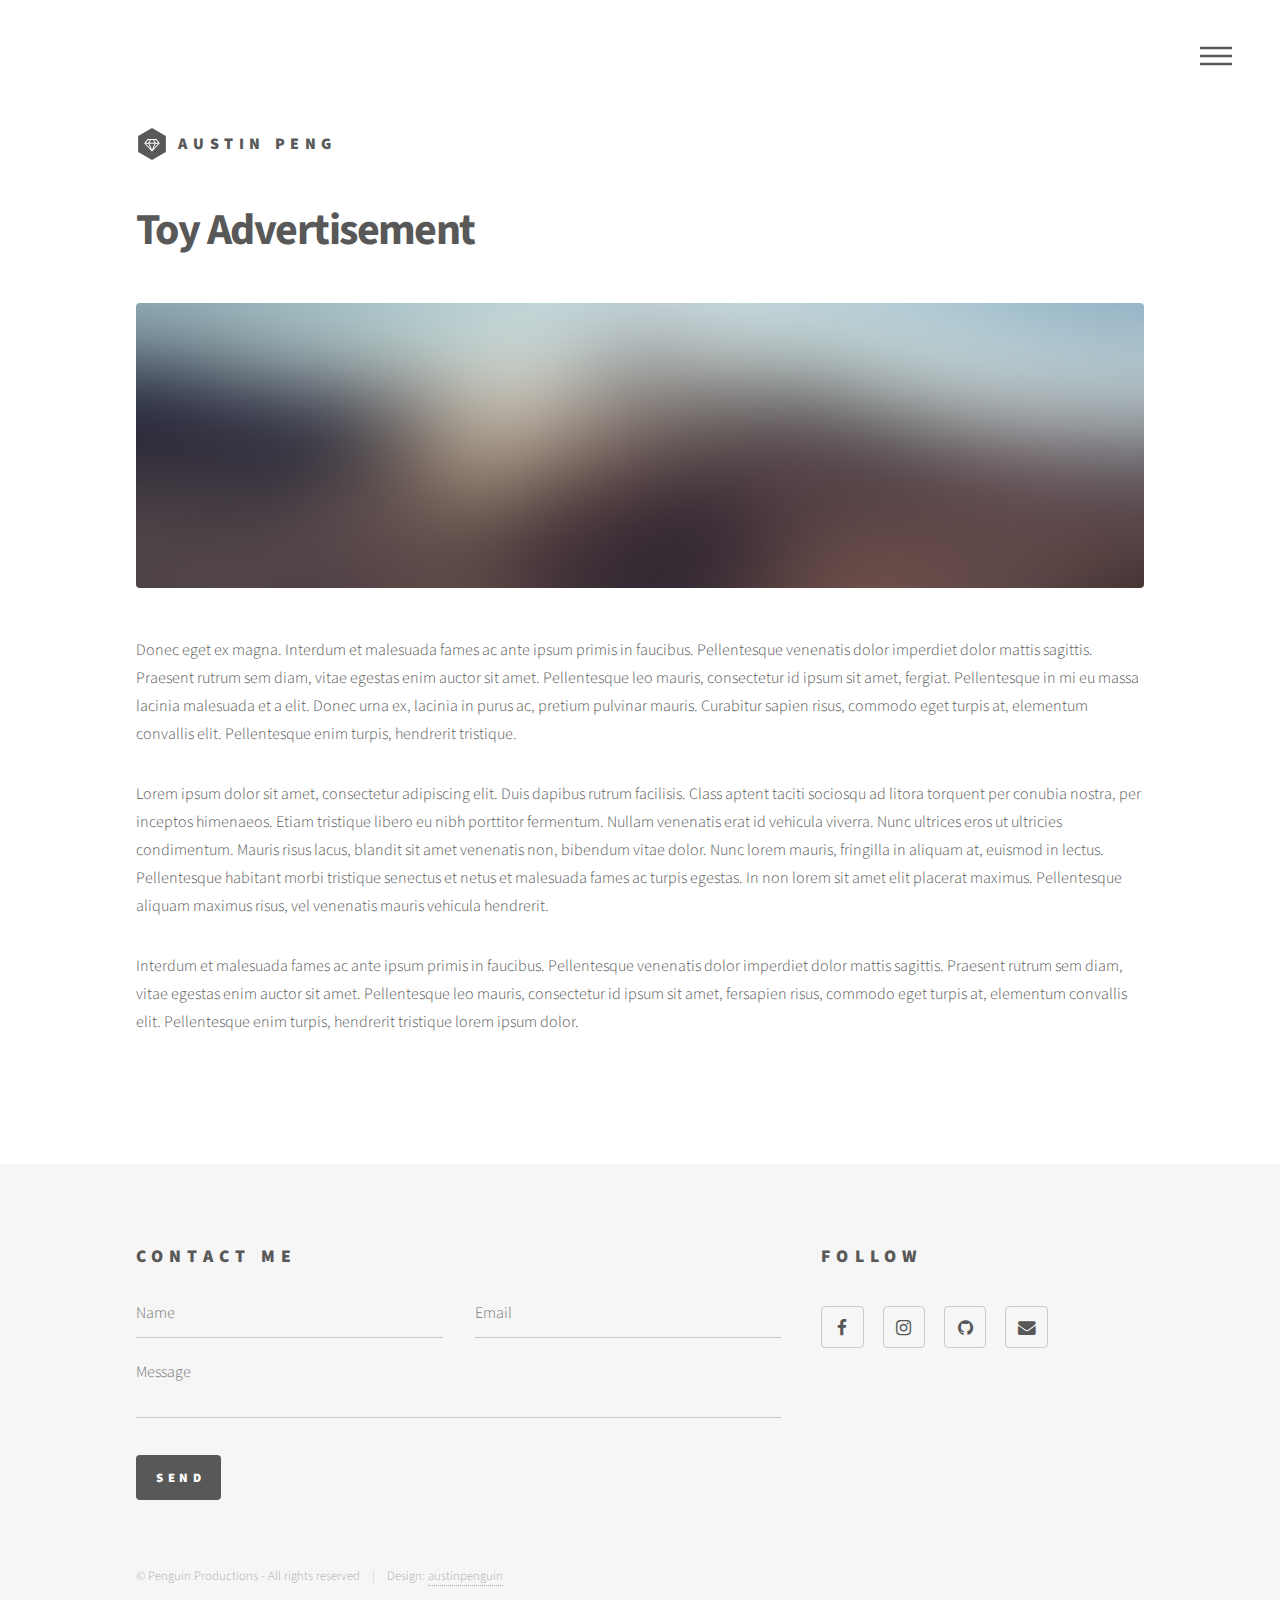
<file: toyad.html>
<!DOCTYPE HTML>
<!--
	Phantom by HTML5 UP
	html5up.net | @ajlkn
	Free for personal and commercial use under the CCA 3.0 license (html5up.net/license)
-->
<html>
	<head>
		<title>About This Project</title>
		<meta charset="utf-8" />
		<meta name="viewport" content="width=device-width, initial-scale=1" />
		<!--[if lte IE 8]><script src="assets/js/ie/html5shiv.js"></script><![endif]-->
		<link rel="stylesheet" href="assets/css/main.css" />
		<!--[if lte IE 9]><link rel="stylesheet" href="assets/css/ie9.css" /><![endif]-->
		<!--[if lte IE 8]><link rel="stylesheet" href="assets/css/ie8.css" /><![endif]-->
	</head>
	<body>
		<!-- Wrapper -->
			<div id="wrapper">

				<!-- Header -->
					<header id="header">
						<div class="inner">

							<!-- Logo -->
								<a href="index.html" class="logo">
									<span class="symbol"><img src="images/logo.svg" alt="" /></span><span class="title">Austin Peng</span>
								</a>

							<!-- Nav -->
								<nav>
									<ul>
										<li><a href="#menu">Menu</a></li>
									</ul>
								</nav>

						</div>
					</header>

				<!-- Menu -->
					<nav id="menu">
						<h2>Menu</h2>
						<ul>
							<li><a href="index.html">Home</a></li>
							<li><a href="generic.html">Ipsum veroeros</a></li>
							<li><a href="generic.html">Tempus etiam</a></li>
							<li><a href="generic.html">Consequat dolor</a></li>
							<li><a href="elements.html">Elements</a></li>
						</ul>
					</nav>

				<!-- Main -->
					<div id="main">
						<div class="inner">
							<h1>Toy Advertisement</h1>
							<span class="image main"><img src="images/pic13.jpg" alt="" /></span>
							<p>Donec eget ex magna. Interdum et malesuada fames ac ante ipsum primis in faucibus. Pellentesque venenatis dolor imperdiet dolor mattis sagittis. Praesent rutrum sem diam, vitae egestas enim auctor sit amet. Pellentesque leo mauris, consectetur id ipsum sit amet, fergiat. Pellentesque in mi eu massa lacinia malesuada et a elit. Donec urna ex, lacinia in purus ac, pretium pulvinar mauris. Curabitur sapien risus, commodo eget turpis at, elementum convallis elit. Pellentesque enim turpis, hendrerit tristique.</p>
							<p>Lorem ipsum dolor sit amet, consectetur adipiscing elit. Duis dapibus rutrum facilisis. Class aptent taciti sociosqu ad litora torquent per conubia nostra, per inceptos himenaeos. Etiam tristique libero eu nibh porttitor fermentum. Nullam venenatis erat id vehicula viverra. Nunc ultrices eros ut ultricies condimentum. Mauris risus lacus, blandit sit amet venenatis non, bibendum vitae dolor. Nunc lorem mauris, fringilla in aliquam at, euismod in lectus. Pellentesque habitant morbi tristique senectus et netus et malesuada fames ac turpis egestas. In non lorem sit amet elit placerat maximus. Pellentesque aliquam maximus risus, vel venenatis mauris vehicula hendrerit.</p>
							<p>Interdum et malesuada fames ac ante ipsum primis in faucibus. Pellentesque venenatis dolor imperdiet dolor mattis sagittis. Praesent rutrum sem diam, vitae egestas enim auctor sit amet. Pellentesque leo mauris, consectetur id ipsum sit amet, fersapien risus, commodo eget turpis at, elementum convallis elit. Pellentesque enim turpis, hendrerit tristique lorem ipsum dolor.</p>
						</div>
					</div>

				<!-- Footer -->
					<footer id="footer">
						<div class="inner">
							<section>
								<h2>Contact Me</h2>
								<form method="post" action="#">
									<div class="field half first">
										<input type="text" name="name" id="name" placeholder="Name" />
									</div>
									<div class="field half">
										<input type="email" name="email" id="email" placeholder="Email" />
									</div>
									<div class="field">
										<textarea name="message" id="message" placeholder="Message"></textarea>
									</div>
									<ul class="actions">
										<li><input type="submit" value="Send" class="special" /></li>
									</ul>
								</form>
							</section>
							<section>
								<h2>Follow</h2>
								<ul class="icons">
									<li><a href=https://www.facebook.com/austin.peng.54 class="icon style2 fa-facebook"><span class="label">Facebook</span></a></li>
									<li><a href=instagram.com/austin.penguin class="icon style2 fa-instagram"><span class="label">Instagram</span></a></li>
									<li><a href=github.com/austinpenguin class="icon style2 fa-github"><span class="label">GitHub</span></a></li>
									<li><a href=mailto:austinpeng20@gmail.com class="icon style2 fa-envelope"><span class="label">Mail</span></a></li>			
								</ul>
							</section>
							<ul class="copyright">
								<li>&copy; Penguin Productions - All rights reserved</li><li>Design:  <a href=https://github.com/austinpenguin>austinpenguin</a></li>
							</ul>
						</div>
					</footer>

			</div>

		<!-- Scripts -->
			<script src="assets/js/jquery.min.js"></script>
			<script src="assets/js/skel.min.js"></script>
			<script src="assets/js/util.js"></script>
			<!--[if lte IE 8]><script src="assets/js/ie/respond.min.js"></script><![endif]-->
			<script src="assets/js/main.js"></script>

	</body>
</html>
</file>
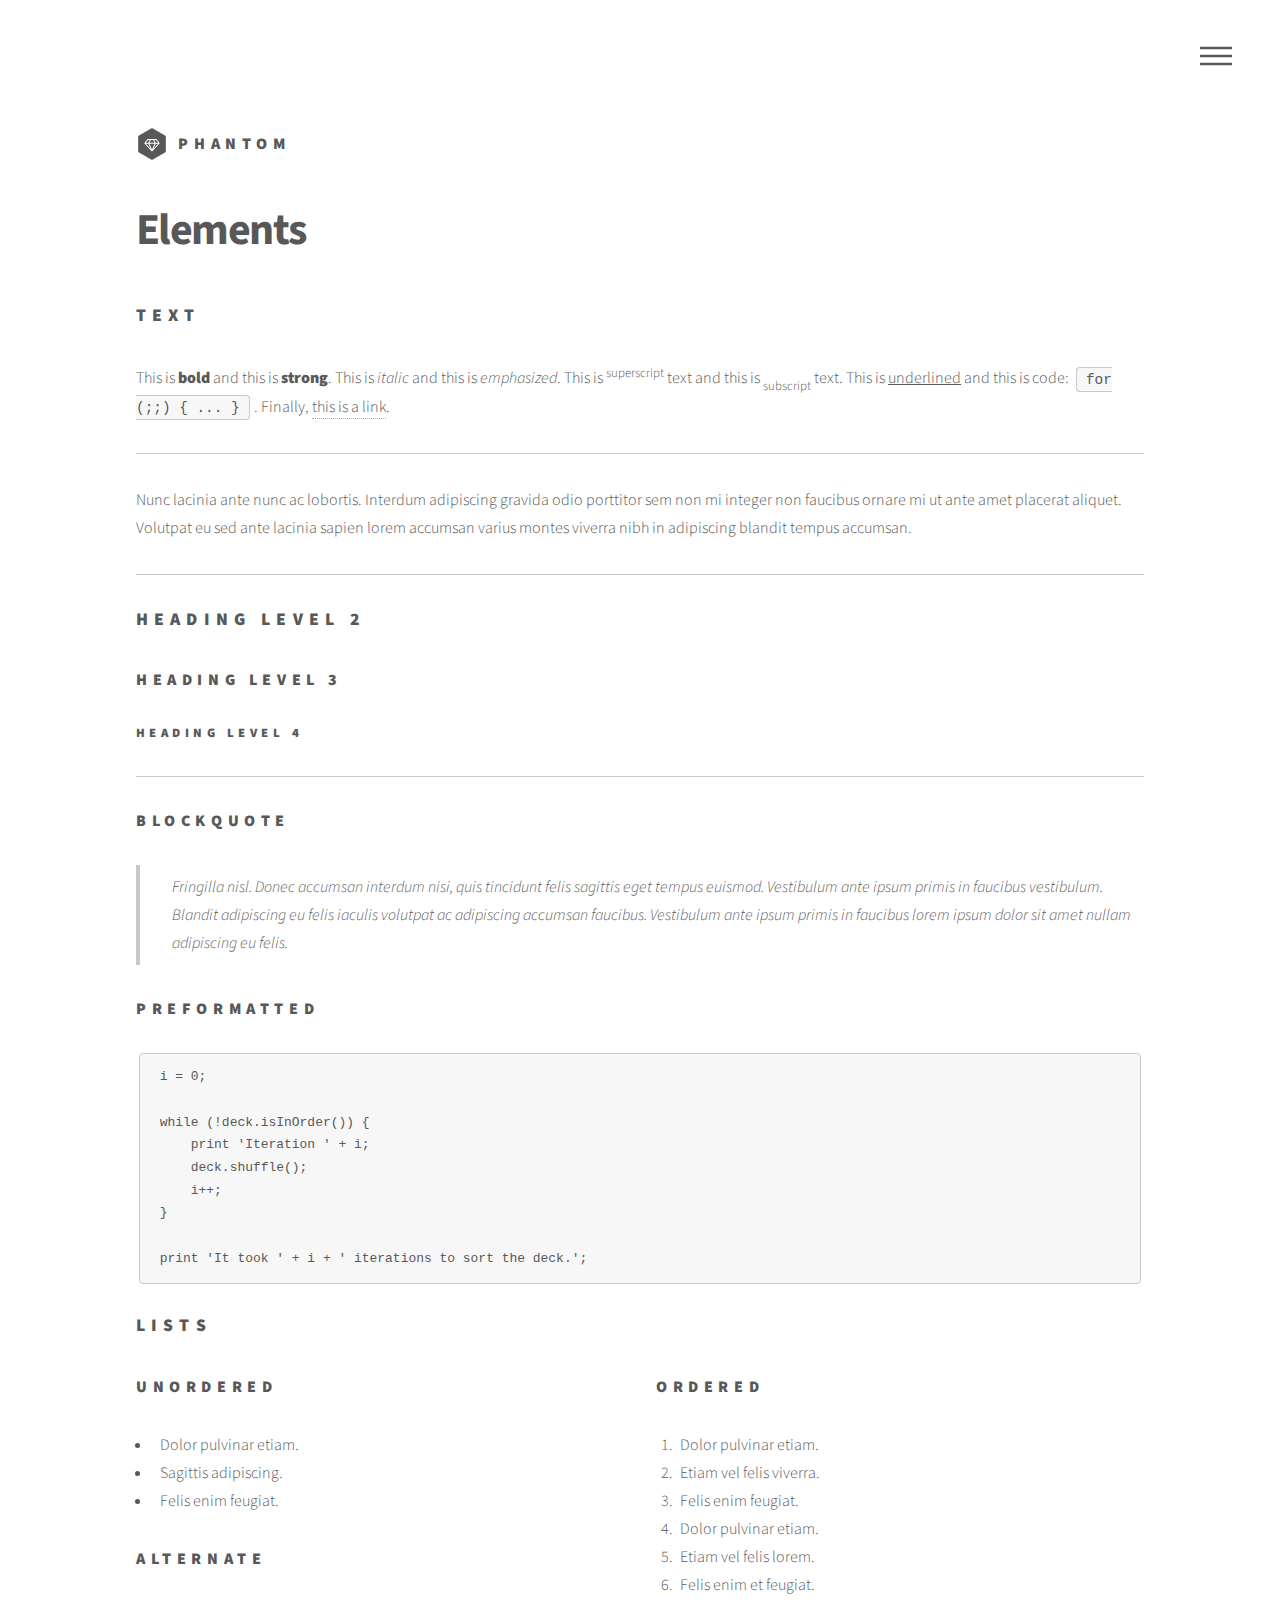
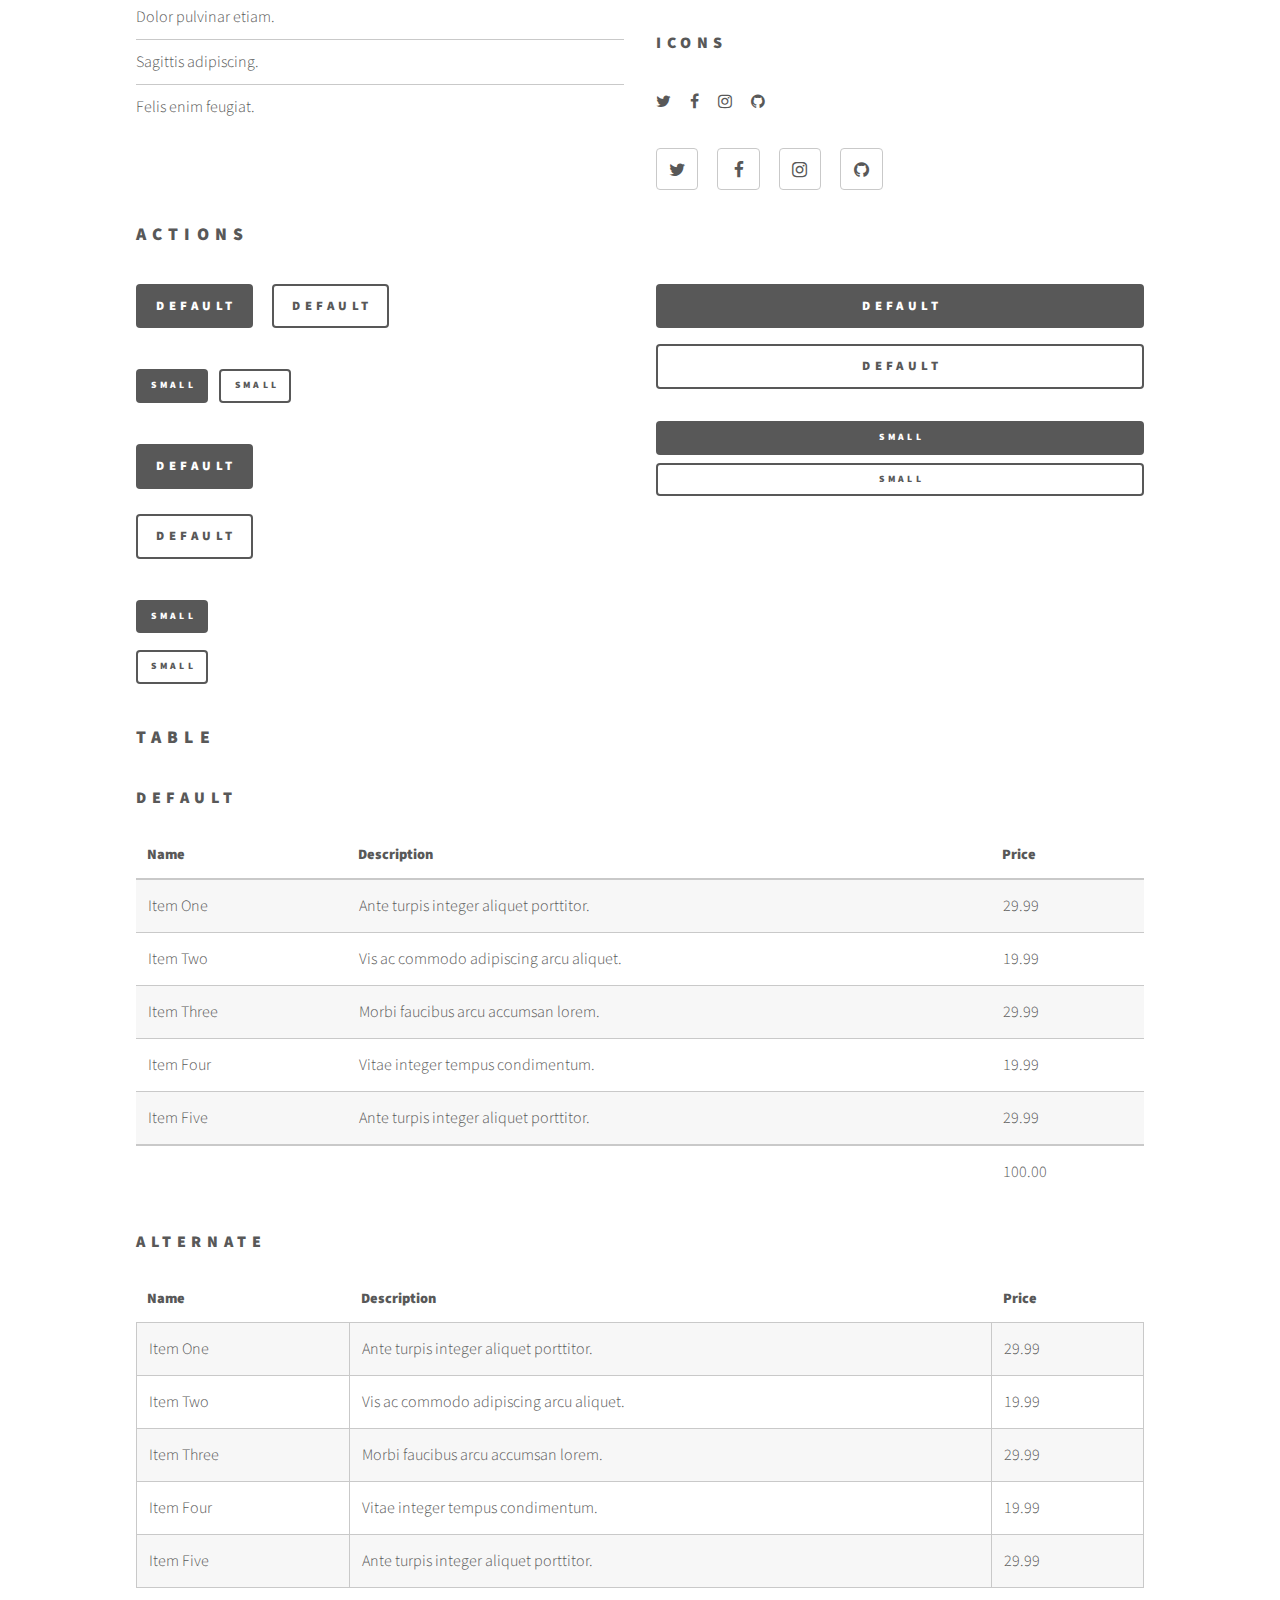
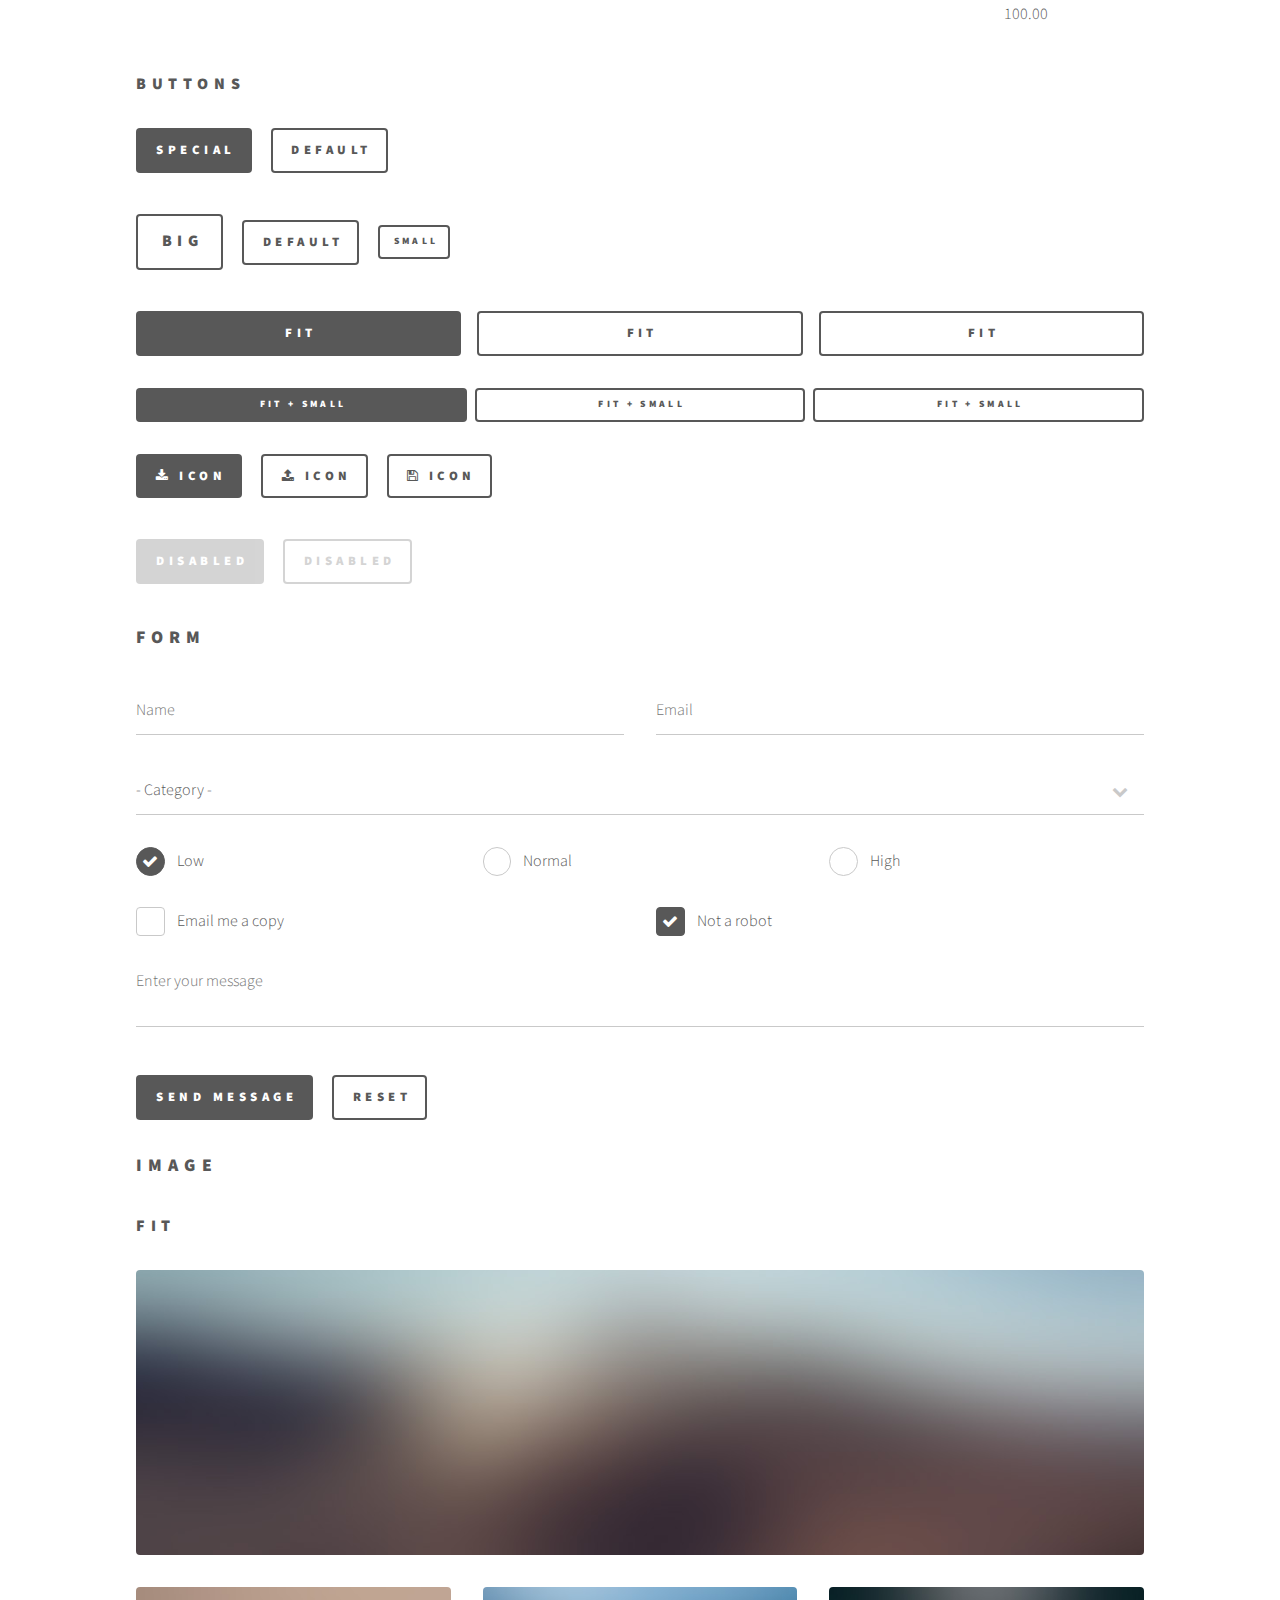
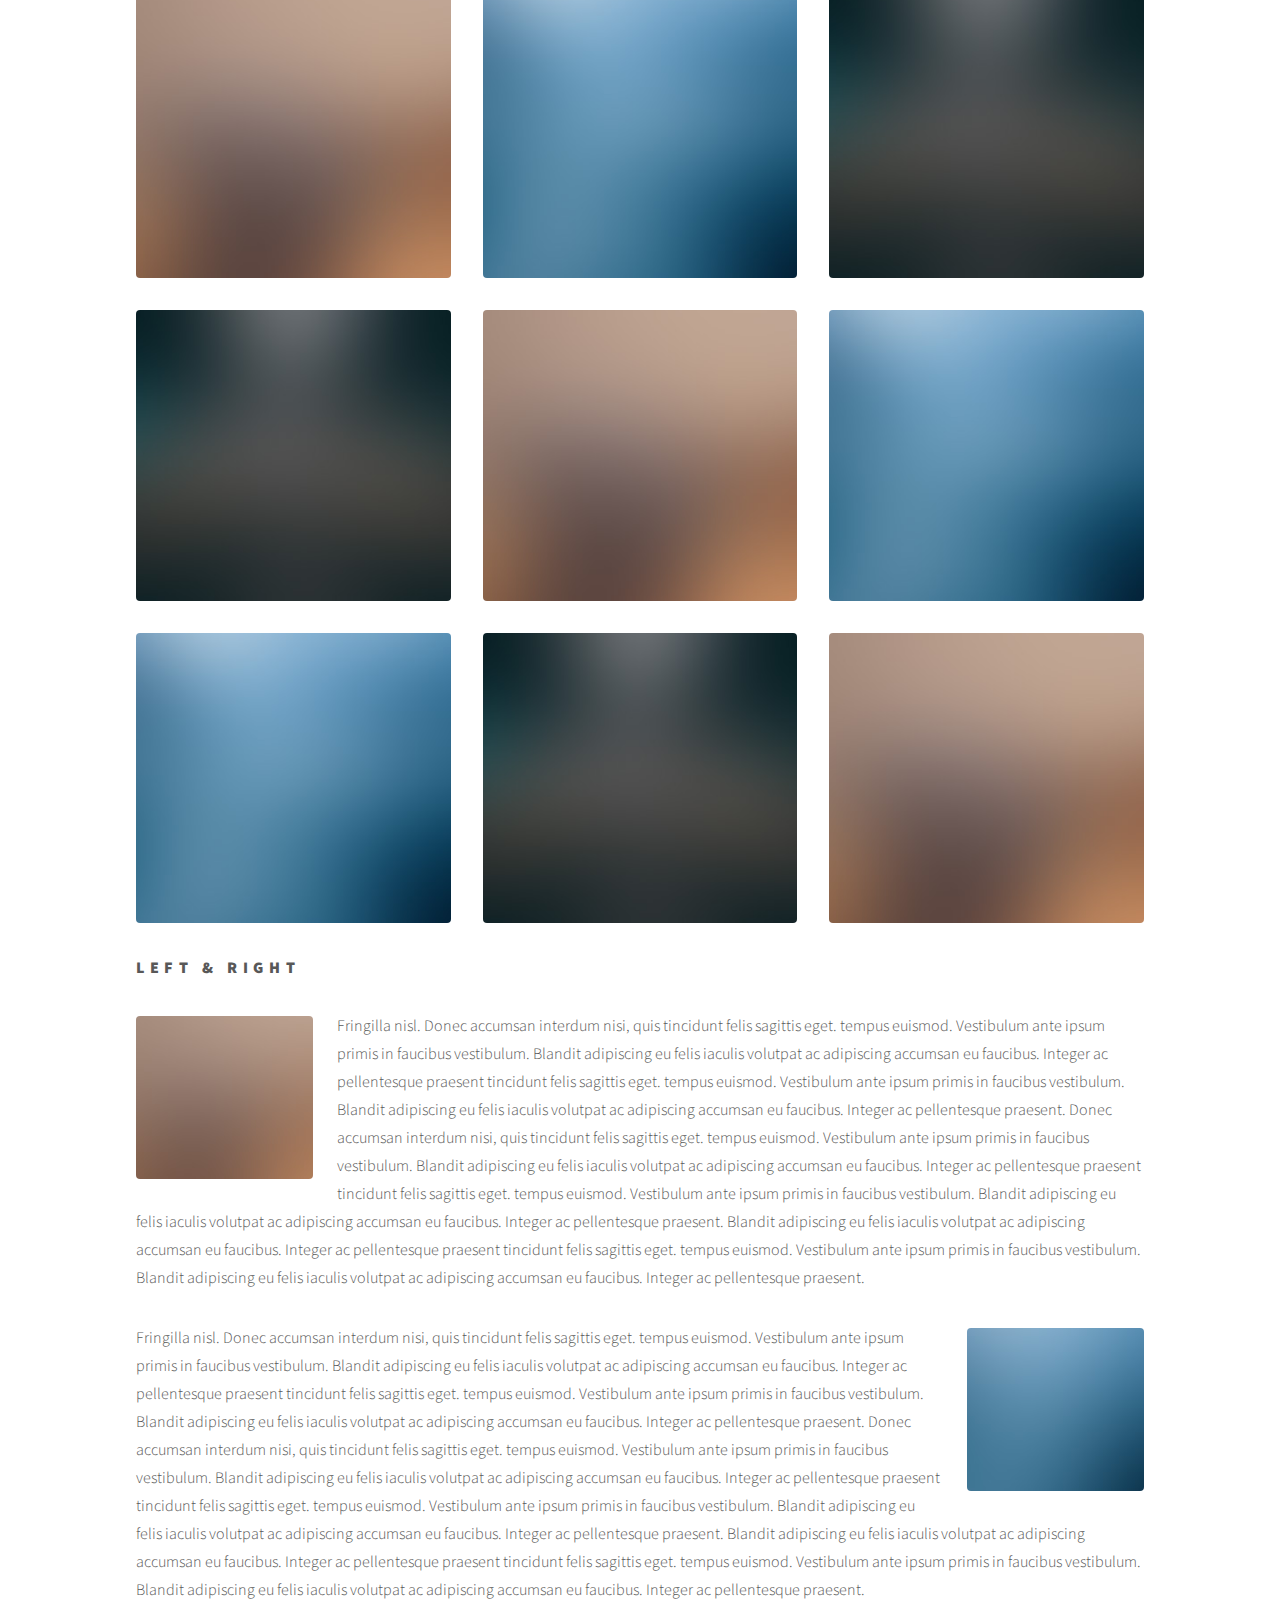
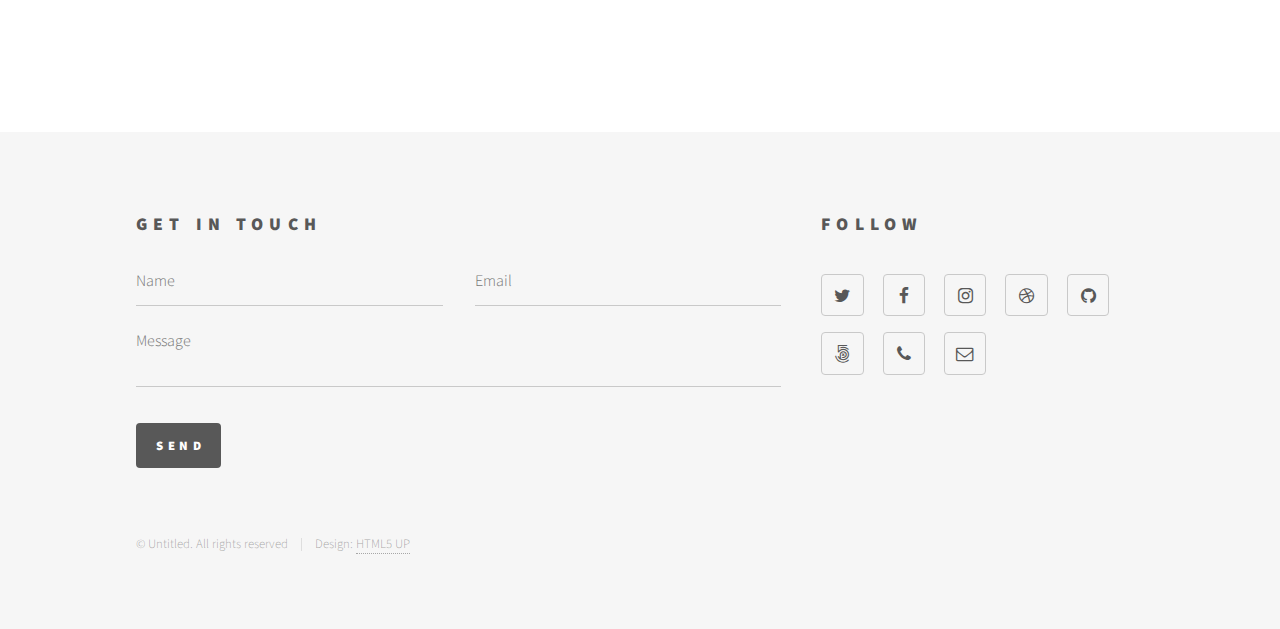
<file: phantom/elements.html>
<!DOCTYPE HTML>
<!--
	Phantom by HTML5 UP
	html5up.net | @ajlkn
	Free for personal and commercial use under the CCA 3.0 license (html5up.net/license)
-->
<html>
	<head>
		<title>Elements - Phantom by HTML5 UP</title>
		<meta charset="utf-8" />
		<meta name="viewport" content="width=device-width, initial-scale=1" />
		<!--[if lte IE 8]><script src="assets/js/ie/html5shiv.js"></script><![endif]-->
		<link rel="stylesheet" href="assets/css/main.css" />
		<!--[if lte IE 9]><link rel="stylesheet" href="assets/css/ie9.css" /><![endif]-->
		<!--[if lte IE 8]><link rel="stylesheet" href="assets/css/ie8.css" /><![endif]-->
	</head>
	<body>
		<!-- Wrapper -->
			<div id="wrapper">

				<!-- Header -->
					<header id="header">
						<div class="inner">

							<!-- Logo -->
								<a href="index.html" class="logo">
									<span class="symbol"><img src="images/logo.svg" alt="" /></span><span class="title">Phantom</span>
								</a>

							<!-- Nav -->
								<nav>
									<ul>
										<li><a href="#menu">Menu</a></li>
									</ul>
								</nav>

						</div>
					</header>

				<!-- Menu -->
					<nav id="menu">
						<h2>Menu</h2>
						<ul>
							<li><a href="index.html">Home</a></li>
							<li><a href="generic.html">Ipsum veroeros</a></li>
							<li><a href="generic.html">Tempus etiam</a></li>
							<li><a href="generic.html">Consequat dolor</a></li>
							<li><a href="elements.html">Elements</a></li>
						</ul>
					</nav>

				<!-- Main -->
					<div id="main">
						<div class="inner">
							<h1>Elements</h1>

							<!-- Text -->
								<section>
									<h2>Text</h2>
									<p>This is <b>bold</b> and this is <strong>strong</strong>. This is <i>italic</i> and this is <em>emphasized</em>.
									This is <sup>superscript</sup> text and this is <sub>subscript</sub> text.
									This is <u>underlined</u> and this is code: <code>for (;;) { ... }</code>. Finally, <a href="#">this is a link</a>.</p>
									<hr />
									<p>Nunc lacinia ante nunc ac lobortis. Interdum adipiscing gravida odio porttitor sem non mi integer non faucibus ornare mi ut ante amet placerat aliquet. Volutpat eu sed ante lacinia sapien lorem accumsan varius montes viverra nibh in adipiscing blandit tempus accumsan.</p>
									<hr />
									<h2>Heading Level 2</h2>
									<h3>Heading Level 3</h3>
									<h4>Heading Level 4</h4>
									<hr />
									<h3>Blockquote</h3>
									<blockquote>Fringilla nisl. Donec accumsan interdum nisi, quis tincidunt felis sagittis eget tempus euismod. Vestibulum ante ipsum primis in faucibus vestibulum. Blandit adipiscing eu felis iaculis volutpat ac adipiscing accumsan faucibus. Vestibulum ante ipsum primis in faucibus lorem ipsum dolor sit amet nullam adipiscing eu felis.</blockquote>
									<h3>Preformatted</h3>
									<pre><code>i = 0;

while (!deck.isInOrder()) {
    print 'Iteration ' + i;
    deck.shuffle();
    i++;
}

print 'It took ' + i + ' iterations to sort the deck.';</code></pre>
								</section>

							<!-- Lists -->
								<section>
									<h2>Lists</h2>
									<div class="row">
										<div class="6u 12u$(medium)">
											<h3>Unordered</h3>
											<ul>
												<li>Dolor pulvinar etiam.</li>
												<li>Sagittis adipiscing.</li>
												<li>Felis enim feugiat.</li>
											</ul>
											<h3>Alternate</h3>
											<ul class="alt">
												<li>Dolor pulvinar etiam.</li>
												<li>Sagittis adipiscing.</li>
												<li>Felis enim feugiat.</li>
											</ul>
										</div>
										<div class="6u$ 12u$(medium)">
											<h3>Ordered</h3>
											<ol>
												<li>Dolor pulvinar etiam.</li>
												<li>Etiam vel felis viverra.</li>
												<li>Felis enim feugiat.</li>
												<li>Dolor pulvinar etiam.</li>
												<li>Etiam vel felis lorem.</li>
												<li>Felis enim et feugiat.</li>
											</ol>
											<h3>Icons</h3>
											<ul class="icons">
												<li><a href="#" class="icon style1 fa-twitter"><span class="label">Twitter</span></a></li>
												<li><a href="#" class="icon style1 fa-facebook"><span class="label">Facebook</span></a></li>
												<li><a href="#" class="icon style1 fa-instagram"><span class="label">Instagram</span></a></li>
												<li><a href="#" class="icon style1 fa-github"><span class="label">Github</span></a></li>
											</ul>
											<ul class="icons">
												<li><a href="#" class="icon style2 fa-twitter"><span class="label">Twitter</span></a></li>
												<li><a href="#" class="icon style2 fa-facebook"><span class="label">Facebook</span></a></li>
												<li><a href="#" class="icon style2 fa-instagram"><span class="label">Instagram</span></a></li>
												<li><a href="#" class="icon style2 fa-github"><span class="label">Github</span></a></li>
											</ul>
										</div>
									</div>
									<h2>Actions</h2>
									<div class="row">
										<div class="6u 12u$(medium)">
											<ul class="actions">
												<li><a href="#" class="button special">Default</a></li>
												<li><a href="#" class="button">Default</a></li>
											</ul>
											<ul class="actions small">
												<li><a href="#" class="button special small">Small</a></li>
												<li><a href="#" class="button small">Small</a></li>
											</ul>
											<ul class="actions vertical">
												<li><a href="#" class="button special">Default</a></li>
												<li><a href="#" class="button">Default</a></li>
											</ul>
											<ul class="actions vertical small">
												<li><a href="#" class="button special small">Small</a></li>
												<li><a href="#" class="button small">Small</a></li>
											</ul>
										</div>
										<div class="6u 12u$(medium)">
											<ul class="actions vertical">
												<li><a href="#" class="button special fit">Default</a></li>
												<li><a href="#" class="button fit">Default</a></li>
											</ul>
											<ul class="actions vertical small">
												<li><a href="#" class="button special small fit">Small</a></li>
												<li><a href="#" class="button small fit">Small</a></li>
											</ul>
										</div>
									</div>
								</section>

							<!-- Table -->
								<section>
									<h2>Table</h2>
									<h3>Default</h3>
									<div class="table-wrapper">
										<table>
											<thead>
												<tr>
													<th>Name</th>
													<th>Description</th>
													<th>Price</th>
												</tr>
											</thead>
											<tbody>
												<tr>
													<td>Item One</td>
													<td>Ante turpis integer aliquet porttitor.</td>
													<td>29.99</td>
												</tr>
												<tr>
													<td>Item Two</td>
													<td>Vis ac commodo adipiscing arcu aliquet.</td>
													<td>19.99</td>
												</tr>
												<tr>
													<td>Item Three</td>
													<td> Morbi faucibus arcu accumsan lorem.</td>
													<td>29.99</td>
												</tr>
												<tr>
													<td>Item Four</td>
													<td>Vitae integer tempus condimentum.</td>
													<td>19.99</td>
												</tr>
												<tr>
													<td>Item Five</td>
													<td>Ante turpis integer aliquet porttitor.</td>
													<td>29.99</td>
												</tr>
											</tbody>
											<tfoot>
												<tr>
													<td colspan="2"></td>
													<td>100.00</td>
												</tr>
											</tfoot>
										</table>
									</div>

									<h3>Alternate</h3>
									<div class="table-wrapper">
										<table class="alt">
											<thead>
												<tr>
													<th>Name</th>
													<th>Description</th>
													<th>Price</th>
												</tr>
											</thead>
											<tbody>
												<tr>
													<td>Item One</td>
													<td>Ante turpis integer aliquet porttitor.</td>
													<td>29.99</td>
												</tr>
												<tr>
													<td>Item Two</td>
													<td>Vis ac commodo adipiscing arcu aliquet.</td>
													<td>19.99</td>
												</tr>
												<tr>
													<td>Item Three</td>
													<td> Morbi faucibus arcu accumsan lorem.</td>
													<td>29.99</td>
												</tr>
												<tr>
													<td>Item Four</td>
													<td>Vitae integer tempus condimentum.</td>
													<td>19.99</td>
												</tr>
												<tr>
													<td>Item Five</td>
													<td>Ante turpis integer aliquet porttitor.</td>
													<td>29.99</td>
												</tr>
											</tbody>
											<tfoot>
												<tr>
													<td colspan="2"></td>
													<td>100.00</td>
												</tr>
											</tfoot>
										</table>
									</div>
								</section>

							<!-- Buttons -->
								<section>
									<h3>Buttons</h3>
									<ul class="actions">
										<li><a href="#" class="button special">Special</a></li>
										<li><a href="#" class="button">Default</a></li>
									</ul>
									<ul class="actions">
										<li><a href="#" class="button big">Big</a></li>
										<li><a href="#" class="button">Default</a></li>
										<li><a href="#" class="button small">Small</a></li>
									</ul>
									<ul class="actions fit">
										<li><a href="#" class="button special fit">Fit</a></li>
										<li><a href="#" class="button fit">Fit</a></li>
										<li><a href="#" class="button fit">Fit</a></li>
									</ul>
									<ul class="actions fit small">
										<li><a href="#" class="button special fit small">Fit + Small</a></li>
										<li><a href="#" class="button fit small">Fit + Small</a></li>
										<li><a href="#" class="button fit small">Fit + Small</a></li>
									</ul>
									<ul class="actions">
										<li><a href="#" class="button special icon fa-download">Icon</a></li>
										<li><a href="#" class="button icon fa-upload">Icon</a></li>
										<li><a href="#" class="button icon fa-save">Icon</a></li>
									</ul>
									<ul class="actions">
										<li><span class="button special disabled">Disabled</span></li>
										<li><span class="button disabled">Disabled</span></li>
									</ul>
								</section>

							<!-- Form -->
								<section>
									<h2>Form</h2>
									<form method="post" action="#">
										<div class="row uniform">
											<div class="6u 12u$(xsmall)">
												<input type="text" name="demo-name" id="demo-name" value="" placeholder="Name" />
											</div>
											<div class="6u$ 12u$(xsmall)">
												<input type="email" name="demo-email" id="demo-email" value="" placeholder="Email" />
											</div>
											<div class="12u$">
												<div class="select-wrapper">
													<select name="demo-category" id="demo-category">
														<option value="">- Category -</option>
														<option value="1">Manufacturing</option>
														<option value="1">Shipping</option>
														<option value="1">Administration</option>
														<option value="1">Human Resources</option>
													</select>
												</div>
											</div>
											<div class="4u 12u$(small)">
												<input type="radio" id="demo-priority-low" name="demo-priority" checked>
												<label for="demo-priority-low">Low</label>
											</div>
											<div class="4u 12u$(small)">
												<input type="radio" id="demo-priority-normal" name="demo-priority">
												<label for="demo-priority-normal">Normal</label>
											</div>
											<div class="4u$ 12u$(small)">
												<input type="radio" id="demo-priority-high" name="demo-priority">
												<label for="demo-priority-high">High</label>
											</div>
											<div class="6u 12u$(small)">
												<input type="checkbox" id="demo-copy" name="demo-copy">
												<label for="demo-copy">Email me a copy</label>
											</div>
											<div class="6u$ 12u$(small)">
												<input type="checkbox" id="demo-human" name="demo-human" checked>
												<label for="demo-human">Not a robot</label>
											</div>
											<div class="12u$">
												<textarea name="demo-message" id="demo-message" placeholder="Enter your message" rows="6"></textarea>
											</div>
											<div class="12u$">
												<ul class="actions">
													<li><input type="submit" value="Send Message" class="special" /></li>
													<li><input type="reset" value="Reset" /></li>
												</ul>
											</div>
										</div>
									</form>
								</section>

							<!-- Image -->
								<section>
									<h2>Image</h2>
									<h3>Fit</h3>
									<div class="box alt">
										<div class="row uniform">
											<div class="12u$"><span class="image fit"><img src="images/pic13.jpg" alt="" /></span></div>
											<div class="4u"><span class="image fit"><img src="images/pic01.jpg" alt="" /></span></div>
											<div class="4u"><span class="image fit"><img src="images/pic02.jpg" alt="" /></span></div>
											<div class="4u$"><span class="image fit"><img src="images/pic03.jpg" alt="" /></span></div>
											<div class="4u"><span class="image fit"><img src="images/pic03.jpg" alt="" /></span></div>
											<div class="4u"><span class="image fit"><img src="images/pic01.jpg" alt="" /></span></div>
											<div class="4u$"><span class="image fit"><img src="images/pic02.jpg" alt="" /></span></div>
											<div class="4u"><span class="image fit"><img src="images/pic02.jpg" alt="" /></span></div>
											<div class="4u"><span class="image fit"><img src="images/pic03.jpg" alt="" /></span></div>
											<div class="4u$"><span class="image fit"><img src="images/pic01.jpg" alt="" /></span></div>
										</div>
									</div>
									<h3>Left &amp; Right</h3>
									<p><span class="image left"><img src="images/pic14.jpg" alt="" /></span>Fringilla nisl. Donec accumsan interdum nisi, quis tincidunt felis sagittis eget. tempus euismod. Vestibulum ante ipsum primis in faucibus vestibulum. Blandit adipiscing eu felis iaculis volutpat ac adipiscing accumsan eu faucibus. Integer ac pellentesque praesent tincidunt felis sagittis eget. tempus euismod. Vestibulum ante ipsum primis in faucibus vestibulum. Blandit adipiscing eu felis iaculis volutpat ac adipiscing accumsan eu faucibus. Integer ac pellentesque praesent. Donec accumsan interdum nisi, quis tincidunt felis sagittis eget. tempus euismod. Vestibulum ante ipsum primis in faucibus vestibulum. Blandit adipiscing eu felis iaculis volutpat ac adipiscing accumsan eu faucibus. Integer ac pellentesque praesent tincidunt felis sagittis eget. tempus euismod. Vestibulum ante ipsum primis in faucibus vestibulum. Blandit adipiscing eu felis iaculis volutpat ac adipiscing accumsan eu faucibus. Integer ac pellentesque praesent. Blandit adipiscing eu felis iaculis volutpat ac adipiscing accumsan eu faucibus. Integer ac pellentesque praesent tincidunt felis sagittis eget. tempus euismod. Vestibulum ante ipsum primis in faucibus vestibulum. Blandit adipiscing eu felis iaculis volutpat ac adipiscing accumsan eu faucibus. Integer ac pellentesque praesent.</p>
									<p><span class="image right"><img src="images/pic15.jpg" alt="" /></span>Fringilla nisl. Donec accumsan interdum nisi, quis tincidunt felis sagittis eget. tempus euismod. Vestibulum ante ipsum primis in faucibus vestibulum. Blandit adipiscing eu felis iaculis volutpat ac adipiscing accumsan eu faucibus. Integer ac pellentesque praesent tincidunt felis sagittis eget. tempus euismod. Vestibulum ante ipsum primis in faucibus vestibulum. Blandit adipiscing eu felis iaculis volutpat ac adipiscing accumsan eu faucibus. Integer ac pellentesque praesent. Donec accumsan interdum nisi, quis tincidunt felis sagittis eget. tempus euismod. Vestibulum ante ipsum primis in faucibus vestibulum. Blandit adipiscing eu felis iaculis volutpat ac adipiscing accumsan eu faucibus. Integer ac pellentesque praesent tincidunt felis sagittis eget. tempus euismod. Vestibulum ante ipsum primis in faucibus vestibulum. Blandit adipiscing eu felis iaculis volutpat ac adipiscing accumsan eu faucibus. Integer ac pellentesque praesent. Blandit adipiscing eu felis iaculis volutpat ac adipiscing accumsan eu faucibus. Integer ac pellentesque praesent tincidunt felis sagittis eget. tempus euismod. Vestibulum ante ipsum primis in faucibus vestibulum. Blandit adipiscing eu felis iaculis volutpat ac adipiscing accumsan eu faucibus. Integer ac pellentesque praesent.</p>
								</section>

						</div>
					</div>

				<!-- Footer -->
					<footer id="footer">
						<div class="inner">
							<section>
								<h2>Get in touch</h2>
								<form method="post" action="#">
									<div class="field half first">
										<input type="text" name="name" id="name" placeholder="Name" />
									</div>
									<div class="field half">
										<input type="email" name="email" id="email" placeholder="Email" />
									</div>
									<div class="field">
										<textarea name="message" id="message" placeholder="Message"></textarea>
									</div>
									<ul class="actions">
										<li><input type="submit" value="Send" class="special" /></li>
									</ul>
								</form>
							</section>
							<section>
								<h2>Follow</h2>
								<ul class="icons">
									<li><a href="#" class="icon style2 fa-twitter"><span class="label">Twitter</span></a></li>
									<li><a href="#" class="icon style2 fa-facebook"><span class="label">Facebook</span></a></li>
									<li><a href="#" class="icon style2 fa-instagram"><span class="label">Instagram</span></a></li>
									<li><a href="#" class="icon style2 fa-dribbble"><span class="label">Dribbble</span></a></li>
									<li><a href="#" class="icon style2 fa-github"><span class="label">GitHub</span></a></li>
									<li><a href="#" class="icon style2 fa-500px"><span class="label">500px</span></a></li>
									<li><a href="#" class="icon style2 fa-phone"><span class="label">Phone</span></a></li>
									<li><a href="#" class="icon style2 fa-envelope-o"><span class="label">Email</span></a></li>
								</ul>
							</section>
							<ul class="copyright">
								<li>&copy; Untitled. All rights reserved</li><li>Design: <a href="http://html5up.net">HTML5 UP</a></li>
							</ul>
						</div>
					</footer>

			</div>

		<!-- Scripts -->
			<script src="assets/js/jquery.min.js"></script>
			<script src="assets/js/skel.min.js"></script>
			<script src="assets/js/util.js"></script>
			<!--[if lte IE 8]><script src="assets/js/ie/respond.min.js"></script><![endif]-->
			<script src="assets/js/main.js"></script>

	</body>
</html>
</file>
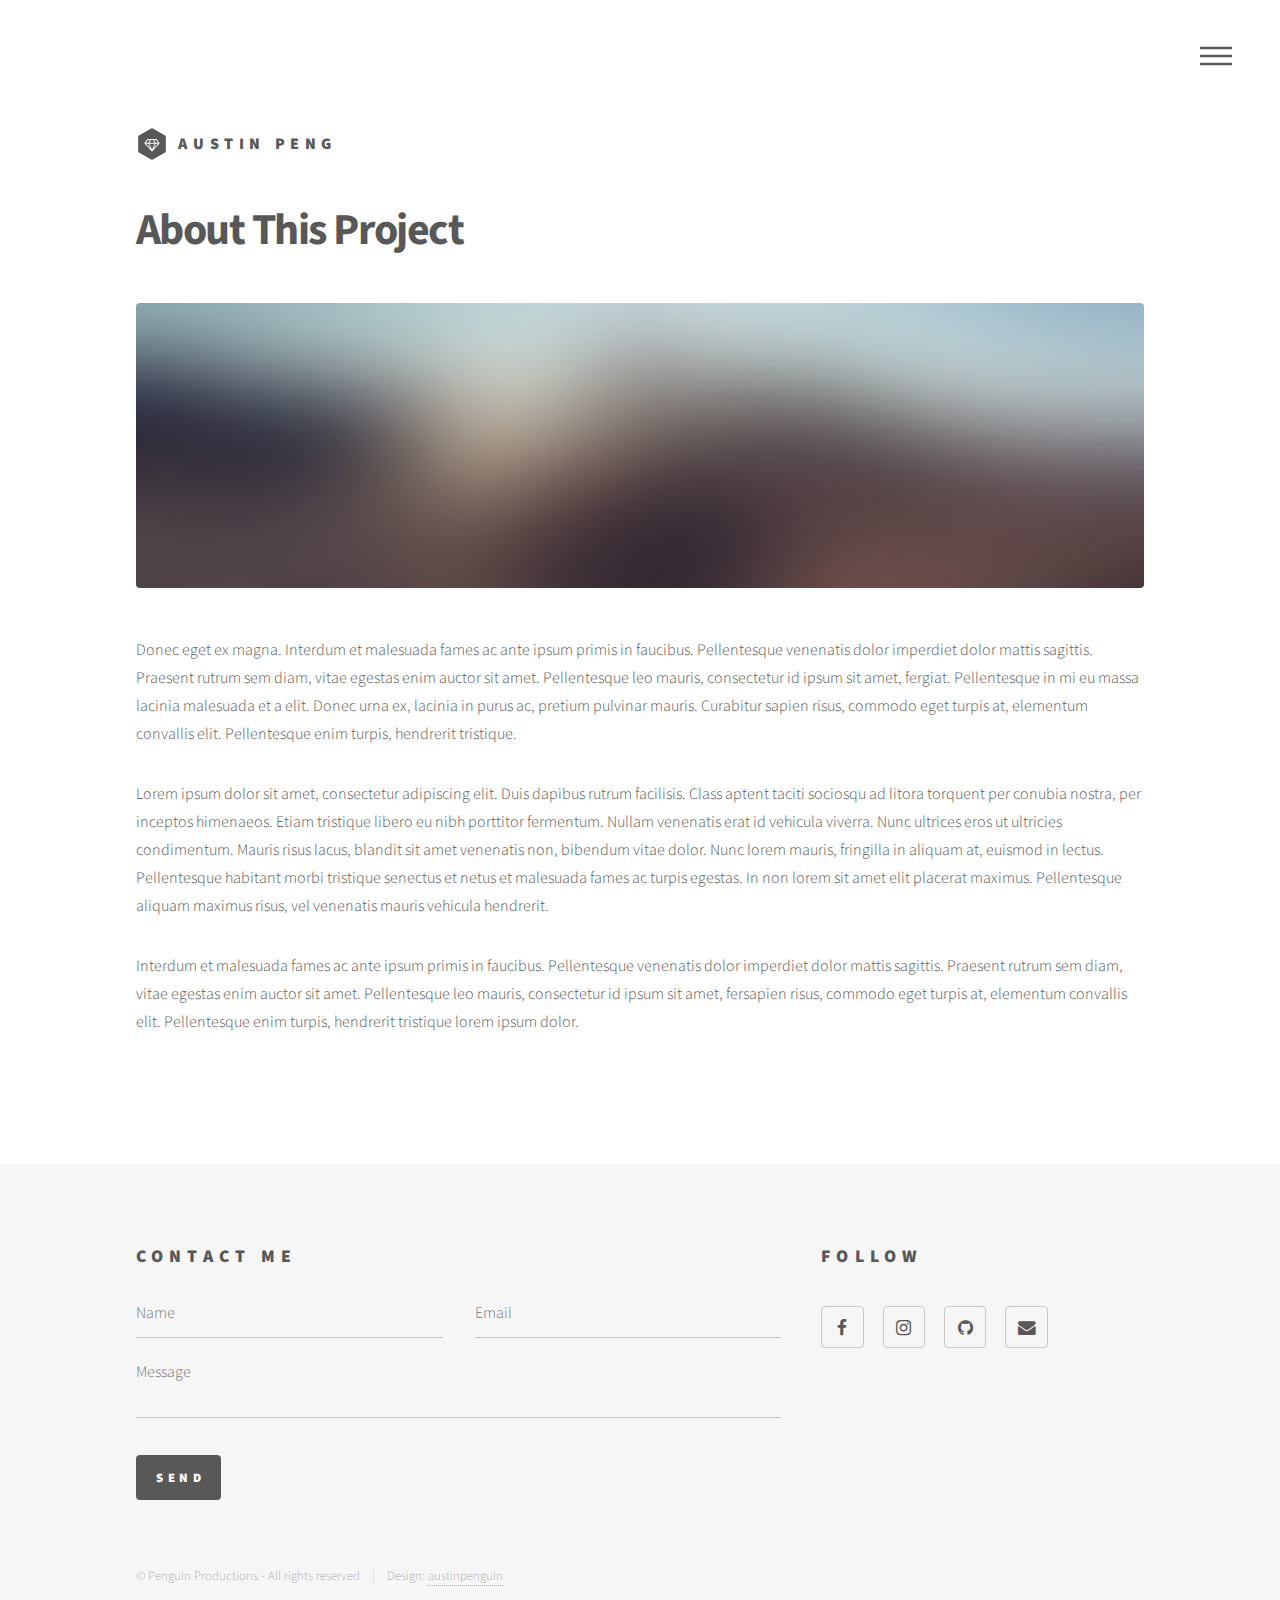
<file: phantom/generic.html>
<!DOCTYPE HTML>
<!--
	Phantom by HTML5 UP
	html5up.net | @ajlkn
	Free for personal and commercial use under the CCA 3.0 license (html5up.net/license)
-->
<html>
	<head>
		<title>About This Project</title>
		<meta charset="utf-8" />
		<meta name="viewport" content="width=device-width, initial-scale=1" />
		<!--[if lte IE 8]><script src="assets/js/ie/html5shiv.js"></script><![endif]-->
		<link rel="stylesheet" href="assets/css/main.css" />
		<!--[if lte IE 9]><link rel="stylesheet" href="assets/css/ie9.css" /><![endif]-->
		<!--[if lte IE 8]><link rel="stylesheet" href="assets/css/ie8.css" /><![endif]-->
	</head>
	<body>
		<!-- Wrapper -->
			<div id="wrapper">

				<!-- Header -->
					<header id="header">
						<div class="inner">

							<!-- Logo -->
								<a href="index.html" class="logo">
									<span class="symbol"><img src="images/logo.svg" alt="" /></span><span class="title">Austin Peng</span>
								</a>

							<!-- Nav -->
								<nav>
									<ul>
										<li><a href="#menu">Menu</a></li>
									</ul>
								</nav>

						</div>
					</header>

				<!-- Menu -->
					<nav id="menu">
						<h2>Menu</h2>
						<ul>
							<li><a href="index.html">Home</a></li>
							<li><a href="generic.html">Ipsum veroeros</a></li>
							<li><a href="generic.html">Tempus etiam</a></li>
							<li><a href="generic.html">Consequat dolor</a></li>
							<li><a href="elements.html">Elements</a></li>
						</ul>
					</nav>

				<!-- Main -->
					<div id="main">
						<div class="inner">
							<h1>About This Project</h1>
							<span class="image main"><img src="images/pic13.jpg" alt="" /></span>
							<p>Donec eget ex magna. Interdum et malesuada fames ac ante ipsum primis in faucibus. Pellentesque venenatis dolor imperdiet dolor mattis sagittis. Praesent rutrum sem diam, vitae egestas enim auctor sit amet. Pellentesque leo mauris, consectetur id ipsum sit amet, fergiat. Pellentesque in mi eu massa lacinia malesuada et a elit. Donec urna ex, lacinia in purus ac, pretium pulvinar mauris. Curabitur sapien risus, commodo eget turpis at, elementum convallis elit. Pellentesque enim turpis, hendrerit tristique.</p>
							<p>Lorem ipsum dolor sit amet, consectetur adipiscing elit. Duis dapibus rutrum facilisis. Class aptent taciti sociosqu ad litora torquent per conubia nostra, per inceptos himenaeos. Etiam tristique libero eu nibh porttitor fermentum. Nullam venenatis erat id vehicula viverra. Nunc ultrices eros ut ultricies condimentum. Mauris risus lacus, blandit sit amet venenatis non, bibendum vitae dolor. Nunc lorem mauris, fringilla in aliquam at, euismod in lectus. Pellentesque habitant morbi tristique senectus et netus et malesuada fames ac turpis egestas. In non lorem sit amet elit placerat maximus. Pellentesque aliquam maximus risus, vel venenatis mauris vehicula hendrerit.</p>
							<p>Interdum et malesuada fames ac ante ipsum primis in faucibus. Pellentesque venenatis dolor imperdiet dolor mattis sagittis. Praesent rutrum sem diam, vitae egestas enim auctor sit amet. Pellentesque leo mauris, consectetur id ipsum sit amet, fersapien risus, commodo eget turpis at, elementum convallis elit. Pellentesque enim turpis, hendrerit tristique lorem ipsum dolor.</p>
						</div>
					</div>

				<!-- Footer -->
					<footer id="footer">
						<div class="inner">
							<section>
								<h2>Contact Me</h2>
								<form method="post" action="#">
									<div class="field half first">
										<input type="text" name="name" id="name" placeholder="Name" />
									</div>
									<div class="field half">
										<input type="email" name="email" id="email" placeholder="Email" />
									</div>
									<div class="field">
										<textarea name="message" id="message" placeholder="Message"></textarea>
									</div>
									<ul class="actions">
										<li><input type="submit" value="Send" class="special" /></li>
									</ul>
								</form>
							</section>
							<section>
								<h2>Follow</h2>
								<ul class="icons">
									<li><a href=https://www.facebook.com/austin.peng.54 class="icon style2 fa-facebook"><span class="label">Facebook</span></a></li>
									<li><a href=instagram.com/austin.penguin class="icon style2 fa-instagram"><span class="label">Instagram</span></a></li>
									<li><a href=github.com/austinpenguin class="icon style2 fa-github"><span class="label">GitHub</span></a></li>
									<li><a href=mailto:austinpeng20@gmail.com class="icon style2 fa-envelope"><span class="label">Mail</span></a></li>			
								</ul>
							</section>
							<ul class="copyright">
								<li>&copy; Penguin Productions - All rights reserved</li><li>Design: <a href=github.com/austinpenguin>austinpenguin</a></li>
							</ul>
						</div>
					</footer>

			</div>

		<!-- Scripts -->
			<script src="assets/js/jquery.min.js"></script>
			<script src="assets/js/skel.min.js"></script>
			<script src="assets/js/util.js"></script>
			<!--[if lte IE 8]><script src="assets/js/ie/respond.min.js"></script><![endif]-->
			<script src="assets/js/main.js"></script>

	</body>
</html>
</file>
<file: assets/css/ie9.css>
/*
	Phantom by HTML5 UP
	html5up.net | @ajlkn
	Free for personal and commercial use under the CCA 3.0 license (html5up.net/license)
*/

/* Tiles */

	.tiles:after {
		content: '';
		display: block;
		clear: both;
	}

	.tiles article {
		float: left;
	}

		.tiles article > a {
			padding-top: 50%;
			margin-top: -1.75em;
		}

		body:not(.is-touch) .tiles article:hover > .image {
			-moz-transform: none;
			-webkit-transform: none;
			-ms-transform: none;
			transform: none;
		}

/* Footer */

	#footer > .inner section {
		float: left;
	}

	#footer > .inner .copyright {
		clear: both;
		padding-top: 4em;
	}
</file>
<file: assets/css/ie8.css>
/*
	Phantom by HTML5 UP
	html5up.net | @ajlkn
	Free for personal and commercial use under the CCA 3.0 license (html5up.net/license)
*/

/* Form */

	form .field {
		float: none !important;
		width: 100% !important;
		padding-left: 0 !important;
	}

/* Button */

	input[type="submit"],
	input[type="reset"],
	input[type="button"],
	button,
	.button {
		border: solid 2px #585858 !important;
	}

		input[type="submit"]:hover,
		input[type="reset"]:hover,
		input[type="button"]:hover,
		button:hover,
		.button:hover {
			border-color: #f2849e !important;
		}

		input[type="submit"].special,
		input[type="reset"].special,
		input[type="button"].special,
		button.special,
		.button.special {
			border: none !important;
		}

/* Tiles */

	.tiles article > .image:before, .tiles article > .image:after {
		display: none;
	}

/* Header */

	#header .logo .symbol {
		display: none;
	}

	#header nav ul li a[href="#menu"] {
		text-indent: 0;
		width: auto;
		font-size: 0.8em;
	}

		#header nav ul li a[href="#menu"]:before, #header nav ul li a[href="#menu"]:after {
			display: none;
		}

/* Footer */

	#footer > .inner section {
		width: 50%;
		margin-left: 3em;
	}

		#footer > .inner section:first-child {
			margin-left: 0;
			width: 40%;
		}
</file>
<file: phantom/assets/css/ie9.css>
/*
	Phantom by HTML5 UP
	html5up.net | @ajlkn
	Free for personal and commercial use under the CCA 3.0 license (html5up.net/license)
*/

/* Tiles */

	.tiles:after {
		content: '';
		display: block;
		clear: both;
	}

	.tiles article {
		float: left;
	}

		.tiles article > a {
			padding-top: 50%;
			margin-top: -1.75em;
		}

		body:not(.is-touch) .tiles article:hover > .image {
			-moz-transform: none;
			-webkit-transform: none;
			-ms-transform: none;
			transform: none;
		}

/* Footer */

	#footer > .inner section {
		float: left;
	}

	#footer > .inner .copyright {
		clear: both;
		padding-top: 4em;
	}
</file>
<file: phantom/assets/css/ie8.css>
/*
	Phantom by HTML5 UP
	html5up.net | @ajlkn
	Free for personal and commercial use under the CCA 3.0 license (html5up.net/license)
*/

/* Form */

	form .field {
		float: none !important;
		width: 100% !important;
		padding-left: 0 !important;
	}

/* Button */

	input[type="submit"],
	input[type="reset"],
	input[type="button"],
	button,
	.button {
		border: solid 2px #585858 !important;
	}

		input[type="submit"]:hover,
		input[type="reset"]:hover,
		input[type="button"]:hover,
		button:hover,
		.button:hover {
			border-color: #f2849e !important;
		}

		input[type="submit"].special,
		input[type="reset"].special,
		input[type="button"].special,
		button.special,
		.button.special {
			border: none !important;
		}

/* Tiles */

	.tiles article > .image:before, .tiles article > .image:after {
		display: none;
	}

/* Header */

	#header .logo .symbol {
		display: none;
	}

	#header nav ul li a[href="#menu"] {
		text-indent: 0;
		width: auto;
		font-size: 0.8em;
	}

		#header nav ul li a[href="#menu"]:before, #header nav ul li a[href="#menu"]:after {
			display: none;
		}

/* Footer */

	#footer > .inner section {
		width: 50%;
		margin-left: 3em;
	}

		#footer > .inner section:first-child {
			margin-left: 0;
			width: 40%;
		}
</file>
<file: assets/css/main.css>
@import url(font-awesome.min.css);
@import url("https://fonts.googleapis.com/css?family=Source+Sans+Pro:300,700,900");

/*
	Phantom by HTML5 UP
	html5up.net | @ajlkn
	Free for personal and commercial use under the CCA 3.0 license (html5up.net/license)
*/

/* Reset */

	html, body, div, span, applet, object, iframe, h1, h2, h3, h4, h5, h6, p, blockquote, pre, a, abbr, acronym, address, big, cite, code, del, dfn, em, img, ins, kbd, q, s, samp, small, strike, strong, sub, sup, tt, var, b, u, i, center, dl, dt, dd, ol, ul, li, fieldset, form, label, legend, table, caption, tbody, tfoot, thead, tr, th, td, article, aside, canvas, details, embed, figure, figcaption, footer, header, hgroup, menu, nav, output, ruby, section, summary, time, mark, audio, video {
		margin: 0;
		padding: 0;
		border: 0;
		font-size: 100%;
		font: inherit;
		vertical-align: baseline;
	}

	article, aside, details, figcaption, figure, footer, header, hgroup, menu, nav, section {
		display: block;
	}

	body {
		line-height: 1;
	}

	ol, ul {
		list-style: none;
	}

	blockquote, q {
		quotes: none;
	}

	blockquote:before, blockquote:after, q:before, q:after {
		content: '';
		content: none;
	}

	table {
		border-collapse: collapse;
		border-spacing: 0;
	}

	body {
		-webkit-text-size-adjust: none;
	}

/* Box Model */

	*, *:before, *:after {
		-moz-box-sizing: border-box;
		-webkit-box-sizing: border-box;
		box-sizing: border-box;
	}

/* Grid */

	.row {
		border-bottom: solid 1px transparent;
		-moz-box-sizing: border-box;
		-webkit-box-sizing: border-box;
		box-sizing: border-box;
	}

	.row > * {
		float: left;
		-moz-box-sizing: border-box;
		-webkit-box-sizing: border-box;
		box-sizing: border-box;
	}

	.row:after, .row:before {
		content: '';
		display: block;
		clear: both;
		height: 0;
	}

	.row.uniform > * > :first-child {
		margin-top: 0;
	}

	.row.uniform > * > :last-child {
		margin-bottom: 0;
	}

	.row.\30 \25 > * {
		padding: 0 0 0 0em;
	}

	.row.\30 \25 {
		margin: 0 0 -1px 0em;
	}

	.row.uniform.\30 \25 > * {
		padding: 0em 0 0 0em;
	}

	.row.uniform.\30 \25 {
		margin: 0em 0 -1px 0em;
	}

	.row > * {
		padding: 0 0 0 2em;
	}

	.row {
		margin: 0 0 -1px -2em;
	}

	.row.uniform > * {
		padding: 2em 0 0 2em;
	}

	.row.uniform {
		margin: -2em 0 -1px -2em;
	}

	.row.\32 00\25 > * {
		padding: 0 0 0 4em;
	}

	.row.\32 00\25 {
		margin: 0 0 -1px -4em;
	}

	.row.uniform.\32 00\25 > * {
		padding: 4em 0 0 4em;
	}

	.row.uniform.\32 00\25 {
		margin: -4em 0 -1px -4em;
	}

	.row.\31 50\25 > * {
		padding: 0 0 0 3em;
	}

	.row.\31 50\25 {
		margin: 0 0 -1px -3em;
	}

	.row.uniform.\31 50\25 > * {
		padding: 3em 0 0 3em;
	}

	.row.uniform.\31 50\25 {
		margin: -3em 0 -1px -3em;
	}

	.row.\35 0\25 > * {
		padding: 0 0 0 1em;
	}

	.row.\35 0\25 {
		margin: 0 0 -1px -1em;
	}

	.row.uniform.\35 0\25 > * {
		padding: 1em 0 0 1em;
	}

	.row.uniform.\35 0\25 {
		margin: -1em 0 -1px -1em;
	}

	.row.\32 5\25 > * {
		padding: 0 0 0 0.5em;
	}

	.row.\32 5\25 {
		margin: 0 0 -1px -0.5em;
	}

	.row.uniform.\32 5\25 > * {
		padding: 0.5em 0 0 0.5em;
	}

	.row.uniform.\32 5\25 {
		margin: -0.5em 0 -1px -0.5em;
	}

	.\31 2u, .\31 2u\24 {
		width: 100%;
		clear: none;
		margin-left: 0;
	}

	.\31 1u, .\31 1u\24 {
		width: 91.6666666667%;
		clear: none;
		margin-left: 0;
	}

	.\31 0u, .\31 0u\24 {
		width: 83.3333333333%;
		clear: none;
		margin-left: 0;
	}

	.\39 u, .\39 u\24 {
		width: 75%;
		clear: none;
		margin-left: 0;
	}

	.\38 u, .\38 u\24 {
		width: 66.6666666667%;
		clear: none;
		margin-left: 0;
	}

	.\37 u, .\37 u\24 {
		width: 58.3333333333%;
		clear: none;
		margin-left: 0;
	}

	.\36 u, .\36 u\24 {
		width: 50%;
		clear: none;
		margin-left: 0;
	}

	.\35 u, .\35 u\24 {
		width: 41.6666666667%;
		clear: none;
		margin-left: 0;
	}

	.\34 u, .\34 u\24 {
		width: 33.3333333333%;
		clear: none;
		margin-left: 0;
	}

	.\33 u, .\33 u\24 {
		width: 25%;
		clear: none;
		margin-left: 0;
	}

	.\32 u, .\32 u\24 {
		width: 16.6666666667%;
		clear: none;
		margin-left: 0;
	}

	.\31 u, .\31 u\24 {
		width: 8.3333333333%;
		clear: none;
		margin-left: 0;
	}

	.\31 2u\24 + *,
	.\31 1u\24 + *,
	.\31 0u\24 + *,
	.\39 u\24 + *,
	.\38 u\24 + *,
	.\37 u\24 + *,
	.\36 u\24 + *,
	.\35 u\24 + *,
	.\34 u\24 + *,
	.\33 u\24 + *,
	.\32 u\24 + *,
	.\31 u\24 + * {
		clear: left;
	}

	.\-11u {
		margin-left: 91.66667%;
	}

	.\-10u {
		margin-left: 83.33333%;
	}

	.\-9u {
		margin-left: 75%;
	}

	.\-8u {
		margin-left: 66.66667%;
	}

	.\-7u {
		margin-left: 58.33333%;
	}

	.\-6u {
		margin-left: 50%;
	}

	.\-5u {
		margin-left: 41.66667%;
	}

	.\-4u {
		margin-left: 33.33333%;
	}

	.\-3u {
		margin-left: 25%;
	}

	.\-2u {
		margin-left: 16.66667%;
	}

	.\-1u {
		margin-left: 8.33333%;
	}

	@media screen and (max-width: 1680px) {

		.row > * {
			padding: 0 0 0 2em;
		}

		.row {
			margin: 0 0 -1px -2em;
		}

		.row.uniform > * {
			padding: 2em 0 0 2em;
		}

		.row.uniform {
			margin: -2em 0 -1px -2em;
		}

		.row.\32 00\25 > * {
			padding: 0 0 0 4em;
		}

		.row.\32 00\25 {
			margin: 0 0 -1px -4em;
		}

		.row.uniform.\32 00\25 > * {
			padding: 4em 0 0 4em;
		}

		.row.uniform.\32 00\25 {
			margin: -4em 0 -1px -4em;
		}

		.row.\31 50\25 > * {
			padding: 0 0 0 3em;
		}

		.row.\31 50\25 {
			margin: 0 0 -1px -3em;
		}

		.row.uniform.\31 50\25 > * {
			padding: 3em 0 0 3em;
		}

		.row.uniform.\31 50\25 {
			margin: -3em 0 -1px -3em;
		}

		.row.\35 0\25 > * {
			padding: 0 0 0 1em;
		}

		.row.\35 0\25 {
			margin: 0 0 -1px -1em;
		}

		.row.uniform.\35 0\25 > * {
			padding: 1em 0 0 1em;
		}

		.row.uniform.\35 0\25 {
			margin: -1em 0 -1px -1em;
		}

		.row.\32 5\25 > * {
			padding: 0 0 0 0.5em;
		}

		.row.\32 5\25 {
			margin: 0 0 -1px -0.5em;
		}

		.row.uniform.\32 5\25 > * {
			padding: 0.5em 0 0 0.5em;
		}

		.row.uniform.\32 5\25 {
			margin: -0.5em 0 -1px -0.5em;
		}

		.\31 2u\28xlarge\29, .\31 2u\24\28xlarge\29 {
			width: 100%;
			clear: none;
			margin-left: 0;
		}

		.\31 1u\28xlarge\29, .\31 1u\24\28xlarge\29 {
			width: 91.6666666667%;
			clear: none;
			margin-left: 0;
		}

		.\31 0u\28xlarge\29, .\31 0u\24\28xlarge\29 {
			width: 83.3333333333%;
			clear: none;
			margin-left: 0;
		}

		.\39 u\28xlarge\29, .\39 u\24\28xlarge\29 {
			width: 75%;
			clear: none;
			margin-left: 0;
		}

		.\38 u\28xlarge\29, .\38 u\24\28xlarge\29 {
			width: 66.6666666667%;
			clear: none;
			margin-left: 0;
		}

		.\37 u\28xlarge\29, .\37 u\24\28xlarge\29 {
			width: 58.3333333333%;
			clear: none;
			margin-left: 0;
		}

		.\36 u\28xlarge\29, .\36 u\24\28xlarge\29 {
			width: 50%;
			clear: none;
			margin-left: 0;
		}

		.\35 u\28xlarge\29, .\35 u\24\28xlarge\29 {
			width: 41.6666666667%;
			clear: none;
			margin-left: 0;
		}

		.\34 u\28xlarge\29, .\34 u\24\28xlarge\29 {
			width: 33.3333333333%;
			clear: none;
			margin-left: 0;
		}

		.\33 u\28xlarge\29, .\33 u\24\28xlarge\29 {
			width: 25%;
			clear: none;
			margin-left: 0;
		}

		.\32 u\28xlarge\29, .\32 u\24\28xlarge\29 {
			width: 16.6666666667%;
			clear: none;
			margin-left: 0;
		}

		.\31 u\28xlarge\29, .\31 u\24\28xlarge\29 {
			width: 8.3333333333%;
			clear: none;
			margin-left: 0;
		}

		.\31 2u\24\28xlarge\29 + *,
		.\31 1u\24\28xlarge\29 + *,
		.\31 0u\24\28xlarge\29 + *,
		.\39 u\24\28xlarge\29 + *,
		.\38 u\24\28xlarge\29 + *,
		.\37 u\24\28xlarge\29 + *,
		.\36 u\24\28xlarge\29 + *,
		.\35 u\24\28xlarge\29 + *,
		.\34 u\24\28xlarge\29 + *,
		.\33 u\24\28xlarge\29 + *,
		.\32 u\24\28xlarge\29 + *,
		.\31 u\24\28xlarge\29 + * {
			clear: left;
		}

		.\-11u\28xlarge\29 {
			margin-left: 91.66667%;
		}

		.\-10u\28xlarge\29 {
			margin-left: 83.33333%;
		}

		.\-9u\28xlarge\29 {
			margin-left: 75%;
		}

		.\-8u\28xlarge\29 {
			margin-left: 66.66667%;
		}

		.\-7u\28xlarge\29 {
			margin-left: 58.33333%;
		}

		.\-6u\28xlarge\29 {
			margin-left: 50%;
		}

		.\-5u\28xlarge\29 {
			margin-left: 41.66667%;
		}

		.\-4u\28xlarge\29 {
			margin-left: 33.33333%;
		}

		.\-3u\28xlarge\29 {
			margin-left: 25%;
		}

		.\-2u\28xlarge\29 {
			margin-left: 16.66667%;
		}

		.\-1u\28xlarge\29 {
			margin-left: 8.33333%;
		}

	}

	@media screen and (max-width: 1280px) {

		.row > * {
			padding: 0 0 0 2em;
		}

		.row {
			margin: 0 0 -1px -2em;
		}

		.row.uniform > * {
			padding: 2em 0 0 2em;
		}

		.row.uniform {
			margin: -2em 0 -1px -2em;
		}

		.row.\32 00\25 > * {
			padding: 0 0 0 4em;
		}

		.row.\32 00\25 {
			margin: 0 0 -1px -4em;
		}

		.row.uniform.\32 00\25 > * {
			padding: 4em 0 0 4em;
		}

		.row.uniform.\32 00\25 {
			margin: -4em 0 -1px -4em;
		}

		.row.\31 50\25 > * {
			padding: 0 0 0 3em;
		}

		.row.\31 50\25 {
			margin: 0 0 -1px -3em;
		}

		.row.uniform.\31 50\25 > * {
			padding: 3em 0 0 3em;
		}

		.row.uniform.\31 50\25 {
			margin: -3em 0 -1px -3em;
		}

		.row.\35 0\25 > * {
			padding: 0 0 0 1em;
		}

		.row.\35 0\25 {
			margin: 0 0 -1px -1em;
		}

		.row.uniform.\35 0\25 > * {
			padding: 1em 0 0 1em;
		}

		.row.uniform.\35 0\25 {
			margin: -1em 0 -1px -1em;
		}

		.row.\32 5\25 > * {
			padding: 0 0 0 0.5em;
		}

		.row.\32 5\25 {
			margin: 0 0 -1px -0.5em;
		}

		.row.uniform.\32 5\25 > * {
			padding: 0.5em 0 0 0.5em;
		}

		.row.uniform.\32 5\25 {
			margin: -0.5em 0 -1px -0.5em;
		}

		.\31 2u\28large\29, .\31 2u\24\28large\29 {
			width: 100%;
			clear: none;
			margin-left: 0;
		}

		.\31 1u\28large\29, .\31 1u\24\28large\29 {
			width: 91.6666666667%;
			clear: none;
			margin-left: 0;
		}

		.\31 0u\28large\29, .\31 0u\24\28large\29 {
			width: 83.3333333333%;
			clear: none;
			margin-left: 0;
		}

		.\39 u\28large\29, .\39 u\24\28large\29 {
			width: 75%;
			clear: none;
			margin-left: 0;
		}

		.\38 u\28large\29, .\38 u\24\28large\29 {
			width: 66.6666666667%;
			clear: none;
			margin-left: 0;
		}

		.\37 u\28large\29, .\37 u\24\28large\29 {
			width: 58.3333333333%;
			clear: none;
			margin-left: 0;
		}

		.\36 u\28large\29, .\36 u\24\28large\29 {
			width: 50%;
			clear: none;
			margin-left: 0;
		}

		.\35 u\28large\29, .\35 u\24\28large\29 {
			width: 41.6666666667%;
			clear: none;
			margin-left: 0;
		}

		.\34 u\28large\29, .\34 u\24\28large\29 {
			width: 33.3333333333%;
			clear: none;
			margin-left: 0;
		}

		.\33 u\28large\29, .\33 u\24\28large\29 {
			width: 25%;
			clear: none;
			margin-left: 0;
		}

		.\32 u\28large\29, .\32 u\24\28large\29 {
			width: 16.6666666667%;
			clear: none;
			margin-left: 0;
		}

		.\31 u\28large\29, .\31 u\24\28large\29 {
			width: 8.3333333333%;
			clear: none;
			margin-left: 0;
		}

		.\31 2u\24\28large\29 + *,
		.\31 1u\24\28large\29 + *,
		.\31 0u\24\28large\29 + *,
		.\39 u\24\28large\29 + *,
		.\38 u\24\28large\29 + *,
		.\37 u\24\28large\29 + *,
		.\36 u\24\28large\29 + *,
		.\35 u\24\28large\29 + *,
		.\34 u\24\28large\29 + *,
		.\33 u\24\28large\29 + *,
		.\32 u\24\28large\29 + *,
		.\31 u\24\28large\29 + * {
			clear: left;
		}

		.\-11u\28large\29 {
			margin-left: 91.66667%;
		}

		.\-10u\28large\29 {
			margin-left: 83.33333%;
		}

		.\-9u\28large\29 {
			margin-left: 75%;
		}

		.\-8u\28large\29 {
			margin-left: 66.66667%;
		}

		.\-7u\28large\29 {
			margin-left: 58.33333%;
		}

		.\-6u\28large\29 {
			margin-left: 50%;
		}

		.\-5u\28large\29 {
			margin-left: 41.66667%;
		}

		.\-4u\28large\29 {
			margin-left: 33.33333%;
		}

		.\-3u\28large\29 {
			margin-left: 25%;
		}

		.\-2u\28large\29 {
			margin-left: 16.66667%;
		}

		.\-1u\28large\29 {
			margin-left: 8.33333%;
		}

	}

	@media screen and (max-width: 980px) {

		.row > * {
			padding: 0 0 0 1.5em;
		}

		.row {
			margin: 0 0 -1px -1.5em;
		}

		.row.uniform > * {
			padding: 1.5em 0 0 1.5em;
		}

		.row.uniform {
			margin: -1.5em 0 -1px -1.5em;
		}

		.row.\32 00\25 > * {
			padding: 0 0 0 3em;
		}

		.row.\32 00\25 {
			margin: 0 0 -1px -3em;
		}

		.row.uniform.\32 00\25 > * {
			padding: 3em 0 0 3em;
		}

		.row.uniform.\32 00\25 {
			margin: -3em 0 -1px -3em;
		}

		.row.\31 50\25 > * {
			padding: 0 0 0 2.25em;
		}

		.row.\31 50\25 {
			margin: 0 0 -1px -2.25em;
		}

		.row.uniform.\31 50\25 > * {
			padding: 2.25em 0 0 2.25em;
		}

		.row.uniform.\31 50\25 {
			margin: -2.25em 0 -1px -2.25em;
		}

		.row.\35 0\25 > * {
			padding: 0 0 0 0.75em;
		}

		.row.\35 0\25 {
			margin: 0 0 -1px -0.75em;
		}

		.row.uniform.\35 0\25 > * {
			padding: 0.75em 0 0 0.75em;
		}

		.row.uniform.\35 0\25 {
			margin: -0.75em 0 -1px -0.75em;
		}

		.row.\32 5\25 > * {
			padding: 0 0 0 0.375em;
		}

		.row.\32 5\25 {
			margin: 0 0 -1px -0.375em;
		}

		.row.uniform.\32 5\25 > * {
			padding: 0.375em 0 0 0.375em;
		}

		.row.uniform.\32 5\25 {
			margin: -0.375em 0 -1px -0.375em;
		}

		.\31 2u\28medium\29, .\31 2u\24\28medium\29 {
			width: 100%;
			clear: none;
			margin-left: 0;
		}

		.\31 1u\28medium\29, .\31 1u\24\28medium\29 {
			width: 91.6666666667%;
			clear: none;
			margin-left: 0;
		}

		.\31 0u\28medium\29, .\31 0u\24\28medium\29 {
			width: 83.3333333333%;
			clear: none;
			margin-left: 0;
		}

		.\39 u\28medium\29, .\39 u\24\28medium\29 {
			width: 75%;
			clear: none;
			margin-left: 0;
		}

		.\38 u\28medium\29, .\38 u\24\28medium\29 {
			width: 66.6666666667%;
			clear: none;
			margin-left: 0;
		}

		.\37 u\28medium\29, .\37 u\24\28medium\29 {
			width: 58.3333333333%;
			clear: none;
			margin-left: 0;
		}

		.\36 u\28medium\29, .\36 u\24\28medium\29 {
			width: 50%;
			clear: none;
			margin-left: 0;
		}

		.\35 u\28medium\29, .\35 u\24\28medium\29 {
			width: 41.6666666667%;
			clear: none;
			margin-left: 0;
		}

		.\34 u\28medium\29, .\34 u\24\28medium\29 {
			width: 33.3333333333%;
			clear: none;
			margin-left: 0;
		}

		.\33 u\28medium\29, .\33 u\24\28medium\29 {
			width: 25%;
			clear: none;
			margin-left: 0;
		}

		.\32 u\28medium\29, .\32 u\24\28medium\29 {
			width: 16.6666666667%;
			clear: none;
			margin-left: 0;
		}

		.\31 u\28medium\29, .\31 u\24\28medium\29 {
			width: 8.3333333333%;
			clear: none;
			margin-left: 0;
		}

		.\31 2u\24\28medium\29 + *,
		.\31 1u\24\28medium\29 + *,
		.\31 0u\24\28medium\29 + *,
		.\39 u\24\28medium\29 + *,
		.\38 u\24\28medium\29 + *,
		.\37 u\24\28medium\29 + *,
		.\36 u\24\28medium\29 + *,
		.\35 u\24\28medium\29 + *,
		.\34 u\24\28medium\29 + *,
		.\33 u\24\28medium\29 + *,
		.\32 u\24\28medium\29 + *,
		.\31 u\24\28medium\29 + * {
			clear: left;
		}

		.\-11u\28medium\29 {
			margin-left: 91.66667%;
		}

		.\-10u\28medium\29 {
			margin-left: 83.33333%;
		}

		.\-9u\28medium\29 {
			margin-left: 75%;
		}

		.\-8u\28medium\29 {
			margin-left: 66.66667%;
		}

		.\-7u\28medium\29 {
			margin-left: 58.33333%;
		}

		.\-6u\28medium\29 {
			margin-left: 50%;
		}

		.\-5u\28medium\29 {
			margin-left: 41.66667%;
		}

		.\-4u\28medium\29 {
			margin-left: 33.33333%;
		}

		.\-3u\28medium\29 {
			margin-left: 25%;
		}

		.\-2u\28medium\29 {
			margin-left: 16.66667%;
		}

		.\-1u\28medium\29 {
			margin-left: 8.33333%;
		}

	}

	@media screen and (max-width: 736px) {

		.row > * {
			padding: 0 0 0 1em;
		}

		.row {
			margin: 0 0 -1px -1em;
		}

		.row.uniform > * {
			padding: 1em 0 0 1em;
		}

		.row.uniform {
			margin: -1em 0 -1px -1em;
		}

		.row.\32 00\25 > * {
			padding: 0 0 0 2em;
		}

		.row.\32 00\25 {
			margin: 0 0 -1px -2em;
		}

		.row.uniform.\32 00\25 > * {
			padding: 2em 0 0 2em;
		}

		.row.uniform.\32 00\25 {
			margin: -2em 0 -1px -2em;
		}

		.row.\31 50\25 > * {
			padding: 0 0 0 1.5em;
		}

		.row.\31 50\25 {
			margin: 0 0 -1px -1.5em;
		}

		.row.uniform.\31 50\25 > * {
			padding: 1.5em 0 0 1.5em;
		}

		.row.uniform.\31 50\25 {
			margin: -1.5em 0 -1px -1.5em;
		}

		.row.\35 0\25 > * {
			padding: 0 0 0 0.5em;
		}

		.row.\35 0\25 {
			margin: 0 0 -1px -0.5em;
		}

		.row.uniform.\35 0\25 > * {
			padding: 0.5em 0 0 0.5em;
		}

		.row.uniform.\35 0\25 {
			margin: -0.5em 0 -1px -0.5em;
		}

		.row.\32 5\25 > * {
			padding: 0 0 0 0.25em;
		}

		.row.\32 5\25 {
			margin: 0 0 -1px -0.25em;
		}

		.row.uniform.\32 5\25 > * {
			padding: 0.25em 0 0 0.25em;
		}

		.row.uniform.\32 5\25 {
			margin: -0.25em 0 -1px -0.25em;
		}

		.\31 2u\28small\29, .\31 2u\24\28small\29 {
			width: 100%;
			clear: none;
			margin-left: 0;
		}

		.\31 1u\28small\29, .\31 1u\24\28small\29 {
			width: 91.6666666667%;
			clear: none;
			margin-left: 0;
		}

		.\31 0u\28small\29, .\31 0u\24\28small\29 {
			width: 83.3333333333%;
			clear: none;
			margin-left: 0;
		}

		.\39 u\28small\29, .\39 u\24\28small\29 {
			width: 75%;
			clear: none;
			margin-left: 0;
		}

		.\38 u\28small\29, .\38 u\24\28small\29 {
			width: 66.6666666667%;
			clear: none;
			margin-left: 0;
		}

		.\37 u\28small\29, .\37 u\24\28small\29 {
			width: 58.3333333333%;
			clear: none;
			margin-left: 0;
		}

		.\36 u\28small\29, .\36 u\24\28small\29 {
			width: 50%;
			clear: none;
			margin-left: 0;
		}

		.\35 u\28small\29, .\35 u\24\28small\29 {
			width: 41.6666666667%;
			clear: none;
			margin-left: 0;
		}

		.\34 u\28small\29, .\34 u\24\28small\29 {
			width: 33.3333333333%;
			clear: none;
			margin-left: 0;
		}

		.\33 u\28small\29, .\33 u\24\28small\29 {
			width: 25%;
			clear: none;
			margin-left: 0;
		}

		.\32 u\28small\29, .\32 u\24\28small\29 {
			width: 16.6666666667%;
			clear: none;
			margin-left: 0;
		}

		.\31 u\28small\29, .\31 u\24\28small\29 {
			width: 8.3333333333%;
			clear: none;
			margin-left: 0;
		}

		.\31 2u\24\28small\29 + *,
		.\31 1u\24\28small\29 + *,
		.\31 0u\24\28small\29 + *,
		.\39 u\24\28small\29 + *,
		.\38 u\24\28small\29 + *,
		.\37 u\24\28small\29 + *,
		.\36 u\24\28small\29 + *,
		.\35 u\24\28small\29 + *,
		.\34 u\24\28small\29 + *,
		.\33 u\24\28small\29 + *,
		.\32 u\24\28small\29 + *,
		.\31 u\24\28small\29 + * {
			clear: left;
		}

		.\-11u\28small\29 {
			margin-left: 91.66667%;
		}

		.\-10u\28small\29 {
			margin-left: 83.33333%;
		}

		.\-9u\28small\29 {
			margin-left: 75%;
		}

		.\-8u\28small\29 {
			margin-left: 66.66667%;
		}

		.\-7u\28small\29 {
			margin-left: 58.33333%;
		}

		.\-6u\28small\29 {
			margin-left: 50%;
		}

		.\-5u\28small\29 {
			margin-left: 41.66667%;
		}

		.\-4u\28small\29 {
			margin-left: 33.33333%;
		}

		.\-3u\28small\29 {
			margin-left: 25%;
		}

		.\-2u\28small\29 {
			margin-left: 16.66667%;
		}

		.\-1u\28small\29 {
			margin-left: 8.33333%;
		}

	}

	@media screen and (max-width: 480px) {

		.row > * {
			padding: 0 0 0 1em;
		}

		.row {
			margin: 0 0 -1px -1em;
		}

		.row.uniform > * {
			padding: 1em 0 0 1em;
		}

		.row.uniform {
			margin: -1em 0 -1px -1em;
		}

		.row.\32 00\25 > * {
			padding: 0 0 0 2em;
		}

		.row.\32 00\25 {
			margin: 0 0 -1px -2em;
		}

		.row.uniform.\32 00\25 > * {
			padding: 2em 0 0 2em;
		}

		.row.uniform.\32 00\25 {
			margin: -2em 0 -1px -2em;
		}

		.row.\31 50\25 > * {
			padding: 0 0 0 1.5em;
		}

		.row.\31 50\25 {
			margin: 0 0 -1px -1.5em;
		}

		.row.uniform.\31 50\25 > * {
			padding: 1.5em 0 0 1.5em;
		}

		.row.uniform.\31 50\25 {
			margin: -1.5em 0 -1px -1.5em;
		}

		.row.\35 0\25 > * {
			padding: 0 0 0 0.5em;
		}

		.row.\35 0\25 {
			margin: 0 0 -1px -0.5em;
		}

		.row.uniform.\35 0\25 > * {
			padding: 0.5em 0 0 0.5em;
		}

		.row.uniform.\35 0\25 {
			margin: -0.5em 0 -1px -0.5em;
		}

		.row.\32 5\25 > * {
			padding: 0 0 0 0.25em;
		}

		.row.\32 5\25 {
			margin: 0 0 -1px -0.25em;
		}

		.row.uniform.\32 5\25 > * {
			padding: 0.25em 0 0 0.25em;
		}

		.row.uniform.\32 5\25 {
			margin: -0.25em 0 -1px -0.25em;
		}

		.\31 2u\28xsmall\29, .\31 2u\24\28xsmall\29 {
			width: 100%;
			clear: none;
			margin-left: 0;
		}

		.\31 1u\28xsmall\29, .\31 1u\24\28xsmall\29 {
			width: 91.6666666667%;
			clear: none;
			margin-left: 0;
		}

		.\31 0u\28xsmall\29, .\31 0u\24\28xsmall\29 {
			width: 83.3333333333%;
			clear: none;
			margin-left: 0;
		}

		.\39 u\28xsmall\29, .\39 u\24\28xsmall\29 {
			width: 75%;
			clear: none;
			margin-left: 0;
		}

		.\38 u\28xsmall\29, .\38 u\24\28xsmall\29 {
			width: 66.6666666667%;
			clear: none;
			margin-left: 0;
		}

		.\37 u\28xsmall\29, .\37 u\24\28xsmall\29 {
			width: 58.3333333333%;
			clear: none;
			margin-left: 0;
		}

		.\36 u\28xsmall\29, .\36 u\24\28xsmall\29 {
			width: 50%;
			clear: none;
			margin-left: 0;
		}

		.\35 u\28xsmall\29, .\35 u\24\28xsmall\29 {
			width: 41.6666666667%;
			clear: none;
			margin-left: 0;
		}

		.\34 u\28xsmall\29, .\34 u\24\28xsmall\29 {
			width: 33.3333333333%;
			clear: none;
			margin-left: 0;
		}

		.\33 u\28xsmall\29, .\33 u\24\28xsmall\29 {
			width: 25%;
			clear: none;
			margin-left: 0;
		}

		.\32 u\28xsmall\29, .\32 u\24\28xsmall\29 {
			width: 16.6666666667%;
			clear: none;
			margin-left: 0;
		}

		.\31 u\28xsmall\29, .\31 u\24\28xsmall\29 {
			width: 8.3333333333%;
			clear: none;
			margin-left: 0;
		}

		.\31 2u\24\28xsmall\29 + *,
		.\31 1u\24\28xsmall\29 + *,
		.\31 0u\24\28xsmall\29 + *,
		.\39 u\24\28xsmall\29 + *,
		.\38 u\24\28xsmall\29 + *,
		.\37 u\24\28xsmall\29 + *,
		.\36 u\24\28xsmall\29 + *,
		.\35 u\24\28xsmall\29 + *,
		.\34 u\24\28xsmall\29 + *,
		.\33 u\24\28xsmall\29 + *,
		.\32 u\24\28xsmall\29 + *,
		.\31 u\24\28xsmall\29 + * {
			clear: left;
		}

		.\-11u\28xsmall\29 {
			margin-left: 91.66667%;
		}

		.\-10u\28xsmall\29 {
			margin-left: 83.33333%;
		}

		.\-9u\28xsmall\29 {
			margin-left: 75%;
		}

		.\-8u\28xsmall\29 {
			margin-left: 66.66667%;
		}

		.\-7u\28xsmall\29 {
			margin-left: 58.33333%;
		}

		.\-6u\28xsmall\29 {
			margin-left: 50%;
		}

		.\-5u\28xsmall\29 {
			margin-left: 41.66667%;
		}

		.\-4u\28xsmall\29 {
			margin-left: 33.33333%;
		}

		.\-3u\28xsmall\29 {
			margin-left: 25%;
		}

		.\-2u\28xsmall\29 {
			margin-left: 16.66667%;
		}

		.\-1u\28xsmall\29 {
			margin-left: 8.33333%;
		}

	}

	@media screen and (max-width: 360px) {

		.row > * {
			padding: 0 0 0 1em;
		}

		.row {
			margin: 0 0 -1px -1em;
		}

		.row.uniform > * {
			padding: 1em 0 0 1em;
		}

		.row.uniform {
			margin: -1em 0 -1px -1em;
		}

		.row.\32 00\25 > * {
			padding: 0 0 0 2em;
		}

		.row.\32 00\25 {
			margin: 0 0 -1px -2em;
		}

		.row.uniform.\32 00\25 > * {
			padding: 2em 0 0 2em;
		}

		.row.uniform.\32 00\25 {
			margin: -2em 0 -1px -2em;
		}

		.row.\31 50\25 > * {
			padding: 0 0 0 1.5em;
		}

		.row.\31 50\25 {
			margin: 0 0 -1px -1.5em;
		}

		.row.uniform.\31 50\25 > * {
			padding: 1.5em 0 0 1.5em;
		}

		.row.uniform.\31 50\25 {
			margin: -1.5em 0 -1px -1.5em;
		}

		.row.\35 0\25 > * {
			padding: 0 0 0 0.5em;
		}

		.row.\35 0\25 {
			margin: 0 0 -1px -0.5em;
		}

		.row.uniform.\35 0\25 > * {
			padding: 0.5em 0 0 0.5em;
		}

		.row.uniform.\35 0\25 {
			margin: -0.5em 0 -1px -0.5em;
		}

		.row.\32 5\25 > * {
			padding: 0 0 0 0.25em;
		}

		.row.\32 5\25 {
			margin: 0 0 -1px -0.25em;
		}

		.row.uniform.\32 5\25 > * {
			padding: 0.25em 0 0 0.25em;
		}

		.row.uniform.\32 5\25 {
			margin: -0.25em 0 -1px -0.25em;
		}

		.\31 2u\28xxsmall\29, .\31 2u\24\28xxsmall\29 {
			width: 100%;
			clear: none;
			margin-left: 0;
		}

		.\31 1u\28xxsmall\29, .\31 1u\24\28xxsmall\29 {
			width: 91.6666666667%;
			clear: none;
			margin-left: 0;
		}

		.\31 0u\28xxsmall\29, .\31 0u\24\28xxsmall\29 {
			width: 83.3333333333%;
			clear: none;
			margin-left: 0;
		}

		.\39 u\28xxsmall\29, .\39 u\24\28xxsmall\29 {
			width: 75%;
			clear: none;
			margin-left: 0;
		}

		.\38 u\28xxsmall\29, .\38 u\24\28xxsmall\29 {
			width: 66.6666666667%;
			clear: none;
			margin-left: 0;
		}

		.\37 u\28xxsmall\29, .\37 u\24\28xxsmall\29 {
			width: 58.3333333333%;
			clear: none;
			margin-left: 0;
		}

		.\36 u\28xxsmall\29, .\36 u\24\28xxsmall\29 {
			width: 50%;
			clear: none;
			margin-left: 0;
		}

		.\35 u\28xxsmall\29, .\35 u\24\28xxsmall\29 {
			width: 41.6666666667%;
			clear: none;
			margin-left: 0;
		}

		.\34 u\28xxsmall\29, .\34 u\24\28xxsmall\29 {
			width: 33.3333333333%;
			clear: none;
			margin-left: 0;
		}

		.\33 u\28xxsmall\29, .\33 u\24\28xxsmall\29 {
			width: 25%;
			clear: none;
			margin-left: 0;
		}

		.\32 u\28xxsmall\29, .\32 u\24\28xxsmall\29 {
			width: 16.6666666667%;
			clear: none;
			margin-left: 0;
		}

		.\31 u\28xxsmall\29, .\31 u\24\28xxsmall\29 {
			width: 8.3333333333%;
			clear: none;
			margin-left: 0;
		}

		.\31 2u\24\28xxsmall\29 + *,
		.\31 1u\24\28xxsmall\29 + *,
		.\31 0u\24\28xxsmall\29 + *,
		.\39 u\24\28xxsmall\29 + *,
		.\38 u\24\28xxsmall\29 + *,
		.\37 u\24\28xxsmall\29 + *,
		.\36 u\24\28xxsmall\29 + *,
		.\35 u\24\28xxsmall\29 + *,
		.\34 u\24\28xxsmall\29 + *,
		.\33 u\24\28xxsmall\29 + *,
		.\32 u\24\28xxsmall\29 + *,
		.\31 u\24\28xxsmall\29 + * {
			clear: left;
		}

		.\-11u\28xxsmall\29 {
			margin-left: 91.66667%;
		}

		.\-10u\28xxsmall\29 {
			margin-left: 83.33333%;
		}

		.\-9u\28xxsmall\29 {
			margin-left: 75%;
		}

		.\-8u\28xxsmall\29 {
			margin-left: 66.66667%;
		}

		.\-7u\28xxsmall\29 {
			margin-left: 58.33333%;
		}

		.\-6u\28xxsmall\29 {
			margin-left: 50%;
		}

		.\-5u\28xxsmall\29 {
			margin-left: 41.66667%;
		}

		.\-4u\28xxsmall\29 {
			margin-left: 33.33333%;
		}

		.\-3u\28xxsmall\29 {
			margin-left: 25%;
		}

		.\-2u\28xxsmall\29 {
			margin-left: 16.66667%;
		}

		.\-1u\28xxsmall\29 {
			margin-left: 8.33333%;
		}

	}

/* Basic */

	@-ms-viewport {
		width: device-width;
	}

	body {
		-ms-overflow-style: scrollbar;
	}

	@media screen and (max-width: 480px) {

		html, body {
			min-width: 320px;
		}

	}

	body {
		background: #ffffff;
	}

		body.is-loading *, body.is-loading *:before, body.is-loading *:after {
			-moz-animation: none !important;
			-webkit-animation: none !important;
			-ms-animation: none !important;
			animation: none !important;
			-moz-transition: none !important;
			-webkit-transition: none !important;
			-ms-transition: none !important;
			transition: none !important;
		}

/* Type */

	body, input, select, textarea {
		color: #585858;
		font-family: "Source Sans Pro", Helvetica, sans-serif;
		font-size: 16pt;
		font-weight: 300;
		line-height: 1.75;
	}

		@media screen and (max-width: 1680px) {

			body, input, select, textarea {
				font-size: 14pt;
			}

		}

		@media screen and (max-width: 1280px) {

			body, input, select, textarea {
				font-size: 12pt;
			}

		}

	a {
		-moz-transition: border-bottom-color 0.2s ease, color 0.2s ease;
		-webkit-transition: border-bottom-color 0.2s ease, color 0.2s ease;
		-ms-transition: border-bottom-color 0.2s ease, color 0.2s ease;
		transition: border-bottom-color 0.2s ease, color 0.2s ease;
		text-decoration: none;
		color: #585858;
		border-bottom: dotted 1px rgba(88, 88, 88, 0.5);
	}

		a:hover {
			border-bottom-color: transparent;
			color: #f2849e !important;
		}

	strong, b {
		font-weight: 900;
	}

	em, i {
		font-style: italic;
	}

	p {
		margin: 0 0 2em 0;
	}

	h1 {
		font-size: 2.75em;
		font-weight: 700;
		line-height: 1.3;
		margin: 0 0 1em 0;
		letter-spacing: -0.035em;
	}

		h1 a {
			color: inherit;
		}

		@media screen and (max-width: 736px) {

			h1 {
				font-size: 2em;
				margin: 0 0 1em 0;
			}

		}

		@media screen and (max-width: 360px) {

			h1 {
				font-size: 1.75em;
			}

		}

	h2, h3, h4, h5, h6 {
		font-weight: 900;
		line-height: 1.5;
		margin: 0 0 2em 0;
		text-transform: uppercase;
		letter-spacing: 0.35em;
	}

		h2 a, h3 a, h4 a, h5 a, h6 a {
			color: inherit;
		}

	h2 {
		font-size: 1.1em;
	}

	h3 {
		font-size: 1em;
	}

	h4 {
		font-size: 0.8em;
	}

	h5 {
		font-size: 0.8em;
	}

	h6 {
		font-size: 0.8em;
	}

	@media screen and (max-width: 980px) {

		h1 br, h2 br, h3 br, h4 br, h5 br, h6 br {
			display: none;
		}

	}

	@media screen and (max-width: 736px) {

		h2 {
			font-size: 1em;
		}

		h3 {
			font-size: 0.8em;
		}

	}

	sub {
		font-size: 0.8em;
		position: relative;
		top: 0.5em;
	}

	sup {
		font-size: 0.8em;
		position: relative;
		top: -0.5em;
	}

	blockquote {
		border-left: solid 4px #c9c9c9;
		font-style: italic;
		margin: 0 0 2em 0;
		padding: 0.5em 0 0.5em 2em;
	}

	code {
		background: rgba(144, 144, 144, 0.075);
		border-radius: 4px;
		border: solid 1px #c9c9c9;
		font-family: "Courier New", monospace;
		font-size: 0.9em;
		margin: 0 0.25em;
		padding: 0.25em 0.65em;
	}

	pre {
		-webkit-overflow-scrolling: touch;
		font-family: "Courier New", monospace;
		font-size: 0.9em;
		margin: 0 0 2em 0;
	}

		pre code {
			display: block;
			line-height: 1.75;
			padding: 1em 1.5em;
			overflow-x: auto;
		}

	hr {
		border: 0;
		border-bottom: solid 1px #c9c9c9;
		margin: 2em 0;
	}

		hr.major {
			margin: 3em 0;
		}

	.align-left {
		text-align: left;
	}

	.align-center {
		text-align: center;
	}

	.align-right {
		text-align: right;
	}

/* Section/Article */

	section.special, article.special {
		text-align: center;
	}

	header p {
		margin-top: -1em;
	}

	@media screen and (max-width: 736px) {

		header p {
			margin-top: 0;
		}

	}

/* Icon */

	.icon {
		text-decoration: none;
		border-bottom: none;
		position: relative;
	}

		.icon:before {
			-moz-osx-font-smoothing: grayscale;
			-webkit-font-smoothing: antialiased;
			font-family: FontAwesome;
			font-style: normal;
			font-weight: normal;
			text-transform: none !important;
		}

		.icon > .label {
			display: none;
		}

		.icon.style2 {
			-moz-transition: background-color 0.2s ease-in-out, color 0.2s ease-in-out, border-color 0.2s ease-in-out;
			-webkit-transition: background-color 0.2s ease-in-out, color 0.2s ease-in-out, border-color 0.2s ease-in-out;
			-ms-transition: background-color 0.2s ease-in-out, color 0.2s ease-in-out, border-color 0.2s ease-in-out;
			transition: background-color 0.2s ease-in-out, color 0.2s ease-in-out, border-color 0.2s ease-in-out;
			background-color: transparent;
			border: solid 1px #c9c9c9;
			border-radius: 4px;
			width: 2.65em;
			height: 2.65em;
			display: inline-block;
			text-align: center;
			line-height: 2.65em;
			color: inherit;
		}

			.icon.style2:before {
				font-size: 1.1em;
			}

			.icon.style2:hover {
				color: #f2849e;
				border-color: #f2849e;
			}

			.icon.style2:active {
				background-color: rgba(242, 132, 158, 0.1);
			}

/* List */

	ol {
		list-style: decimal;
		margin: 0 0 2em 0;
		padding-left: 1.25em;
	}

		ol li {
			padding-left: 0.25em;
		}

	ul {
		list-style: disc;
		margin: 0 0 2em 0;
		padding-left: 1em;
	}

		ul li {
			padding-left: 0.5em;
		}

		ul.alt {
			list-style: none;
			padding-left: 0;
		}

			ul.alt li {
				border-top: solid 1px #c9c9c9;
				padding: 0.5em 0;
			}

				ul.alt li:first-child {
					border-top: 0;
					padding-top: 0;
				}

		ul.icons {
			cursor: default;
			list-style: none;
			padding-left: 0;
			margin: -1em 0 2em -1em;
		}

			ul.icons li {
				display: inline-block;
				padding: 1em 0 0 1em;
			}

		ul.actions {
			cursor: default;
			list-style: none;
			padding-left: 0;
		}

			ul.actions li {
				display: inline-block;
				padding: 0 1em 0 0;
				vertical-align: middle;
			}

				ul.actions li:last-child {
					padding-right: 0;
				}

			ul.actions.small li {
				padding: 0 0.5em 0 0;
			}

			ul.actions.vertical li {
				display: block;
				padding: 1em 0 0 0;
			}

				ul.actions.vertical li:first-child {
					padding-top: 0;
				}

				ul.actions.vertical li > * {
					margin-bottom: 0;
				}

			ul.actions.vertical.small li {
				padding: 0.5em 0 0 0;
			}

				ul.actions.vertical.small li:first-child {
					padding-top: 0;
				}

			ul.actions.fit {
				display: table;
				margin-left: -1em;
				padding: 0;
				table-layout: fixed;
				width: calc(100% + 1em);
			}

				ul.actions.fit li {
					display: table-cell;
					padding: 0 0 0 1em;
				}

					ul.actions.fit li > * {
						margin-bottom: 0;
					}

				ul.actions.fit.small {
					margin-left: -0.5em;
					width: calc(100% + 0.5em);
				}

					ul.actions.fit.small li {
						padding: 0 0 0 0.5em;
					}

			@media screen and (max-width: 480px) {

				ul.actions {
					margin: 0 0 2em 0;
				}

					ul.actions li {
						padding: 1em 0 0 0;
						display: block;
						text-align: center;
						width: 100%;
					}

						ul.actions li:first-child {
							padding-top: 0;
						}

						ul.actions li > * {
							width: 100%;
							margin: 0 !important;
						}

							ul.actions li > *.icon:before {
								margin-left: -2em;
							}

					ul.actions.small li {
						padding: 0.5em 0 0 0;
					}

						ul.actions.small li:first-child {
							padding-top: 0;
						}

			}

	dl {
		margin: 0 0 2em 0;
	}

		dl dt {
			display: block;
			font-weight: 900;
			margin: 0 0 1em 0;
		}

		dl dd {
			margin-left: 2em;
		}

/* Form */

	form {
		margin: -1em 0 2em 0;
	}

		form:after {
			content: '';
			display: block;
			clear: both;
			height: 1px;
		}

		form .field {
			position: relative;
			float: left;
			margin: 0 0 1.3em 0;
			vertical-align: top;
			width: 100%;
		}

		form .half {
			width: calc(50% + 1em) !important;
			padding-left: 2em;
		}

		form .half.first {
			width: calc(50% - 1em) !important;
			padding-left: 0;
		}

		form :last-child {
			margin-bottom: 0;
		}

		form .half:nth-last-child(2) {
			margin-bottom: 0;
		}

		form .actions {
			position: relative;
			clear: both;
			padding-top: 1em;
		}

		@media screen and (max-width: 480px) {

			form .half {
				width: 100% !important;
				padding-left: 0;
			}

			form .half.first {
				width: 100% !important;
				padding-left: 0;
			}

			form .half:nth-last-child(2) {
				margin: 0 0 1.3em 0;
			}

		}

	label {
		display: block;
		font-size: 0.9em;
		font-weight: 900;
		margin: 0 0 1em 0;
	}

	input[type="text"],
	input[type="password"],
	input[type="email"],
	input[type="tel"],
	select,
	textarea {
		-moz-appearance: none;
		-webkit-appearance: none;
		-ms-appearance: none;
		appearance: none;
		background-color: transparent;
		border: none;
		border-radius: 0;
		border-bottom: solid 1px #c9c9c9;
		color: inherit;
		display: block;
		outline: 0;
		padding: 0;
		text-decoration: none;
		width: 100%;
	}

		input[type="text"]:invalid,
		input[type="password"]:invalid,
		input[type="email"]:invalid,
		input[type="tel"]:invalid,
		select:invalid,
		textarea:invalid {
			box-shadow: none;
		}

		input[type="text"]:focus,
		input[type="password"]:focus,
		input[type="email"]:focus,
		input[type="tel"]:focus,
		select:focus,
		textarea:focus {
			border-bottom-color: #f2849e;
			box-shadow: inset 0 -1px 0 0 #f2849e;
		}

	.select-wrapper {
		text-decoration: none;
		display: block;
		position: relative;
	}

		.select-wrapper:before {
			-moz-osx-font-smoothing: grayscale;
			-webkit-font-smoothing: antialiased;
			font-family: FontAwesome;
			font-style: normal;
			font-weight: normal;
			text-transform: none !important;
		}

		.select-wrapper:before {
			color: #c9c9c9;
			content: '\f078';
			display: block;
			height: 3em;
			line-height: 3em;
			pointer-events: none;
			position: absolute;
			right: 0;
			text-align: center;
			top: 0;
			width: 3em;
		}

		.select-wrapper select::-ms-expand {
			display: none;
		}

	input[type="text"],
	input[type="password"],
	input[type="email"],
	select {
		height: 3em;
	}

	textarea {
		padding: 0;
		min-height: 3.75em;
	}

	input[type="checkbox"],
	input[type="radio"] {
		-moz-appearance: none;
		-webkit-appearance: none;
		-ms-appearance: none;
		appearance: none;
		display: block;
		float: left;
		margin-right: -2em;
		opacity: 0;
		width: 1em;
		z-index: -1;
	}

		input[type="checkbox"] + label,
		input[type="radio"] + label {
			text-decoration: none;
			color: #585858;
			cursor: pointer;
			display: inline-block;
			font-size: 1em;
			font-weight: 300;
			padding-left: 2.55em;
			padding-right: 0.75em;
			position: relative;
		}

			input[type="checkbox"] + label:before,
			input[type="radio"] + label:before {
				-moz-osx-font-smoothing: grayscale;
				-webkit-font-smoothing: antialiased;
				font-family: FontAwesome;
				font-style: normal;
				font-weight: normal;
				text-transform: none !important;
			}

			input[type="checkbox"] + label:before,
			input[type="radio"] + label:before {
				border-radius: 4px;
				border: solid 1px #c9c9c9;
				content: '';
				display: inline-block;
				height: 1.8em;
				left: 0;
				line-height: 1.725em;
				position: absolute;
				text-align: center;
				top: 0;
				width: 1.8em;
			}

		input[type="checkbox"]:checked + label:before,
		input[type="radio"]:checked + label:before {
			background: #585858;
			border-color: #585858;
			color: #ffffff;
			content: '\f00c';
		}

		input[type="checkbox"]:focus + label:before,
		input[type="radio"]:focus + label:before {
			border-color: #f2849e;
			box-shadow: 0 0 0 1px #f2849e;
		}

	input[type="checkbox"] + label:before {
		border-radius: 4px;
	}

	input[type="radio"] + label:before {
		border-radius: 100%;
	}

/* Box */

	.box {
		border-radius: 4px;
		border: solid 1px #c9c9c9;
		margin-bottom: 2em;
		padding: 1.5em;
	}

		.box > :last-child,
		.box > :last-child > :last-child,
		.box > :last-child > :last-child > :last-child {
			margin-bottom: 0;
		}

		.box.alt {
			border: 0;
			border-radius: 0;
			padding: 0;
		}

/* Image */

	.image {
		border-radius: 4px;
		border: 0;
		display: inline-block;
		position: relative;
	}

		.image img {
			border-radius: 4px;
			display: block;
		}

		.image.left, .image.right {
			max-width: 40%;
		}

			.image.left img, .image.right img {
				width: 100%;
			}

		.image.left {
			float: left;
			padding: 0 1.5em 1em 0;
			top: 0.25em;
		}

		.image.right {
			float: right;
			padding: 0 0 1em 1.5em;
			top: 0.25em;
		}

		.image.fit {
			display: block;
			margin: 0 0 2em 0;
			width: 100%;
		}

			.image.fit img {
				width: 100%;
			}

		.image.main {
			display: block;
			margin: 0 0 3em 0;
			width: 100%;
		}

			.image.main img {
				width: 100%;
			}

			@media screen and (max-width: 736px) {

				.image.main {
					margin: 0 0 2em 0;
				}

			}

/* Table */

	.table-wrapper {
		-webkit-overflow-scrolling: touch;
		overflow-x: auto;
	}

	table {
		margin: 0 0 2em 0;
		width: 100%;
	}

		table tbody tr {
			border: solid 1px #c9c9c9;
			border-left: 0;
			border-right: 0;
		}

			table tbody tr:nth-child(2n + 1) {
				background-color: rgba(144, 144, 144, 0.075);
			}

		table td {
			padding: 0.75em 0.75em;
		}

		table th {
			font-size: 0.9em;
			font-weight: 900;
			padding: 0 0.75em 0.75em 0.75em;
			text-align: left;
		}

		table thead {
			border-bottom: solid 2px #c9c9c9;
		}

		table tfoot {
			border-top: solid 2px #c9c9c9;
		}

		table.alt {
			border-collapse: separate;
		}

			table.alt tbody tr td {
				border: solid 1px #c9c9c9;
				border-left-width: 0;
				border-top-width: 0;
			}

				table.alt tbody tr td:first-child {
					border-left-width: 1px;
				}

			table.alt tbody tr:first-child td {
				border-top-width: 1px;
			}

			table.alt thead {
				border-bottom: 0;
			}

			table.alt tfoot {
				border-top: 0;
			}

/* Button */

	input[type="submit"],
	input[type="reset"],
	input[type="button"],
	button,
	.button {
		-moz-appearance: none;
		-webkit-appearance: none;
		-ms-appearance: none;
		appearance: none;
		-moz-transition: background-color 0.2s ease-in-out, color 0.2s ease-in-out, box-shadow 0.2s ease-in-out;
		-webkit-transition: background-color 0.2s ease-in-out, color 0.2s ease-in-out, box-shadow 0.2s ease-in-out;
		-ms-transition: background-color 0.2s ease-in-out, color 0.2s ease-in-out, box-shadow 0.2s ease-in-out;
		transition: background-color 0.2s ease-in-out, color 0.2s ease-in-out, box-shadow 0.2s ease-in-out;
		background-color: transparent;
		border-radius: 4px;
		border: 0;
		box-shadow: inset 0 0 0 2px #585858;
		color: #585858 !important;
		cursor: pointer;
		display: inline-block;
		font-size: 0.8em;
		font-weight: 900;
		height: 3.5em;
		letter-spacing: 0.35em;
		line-height: 3.45em;
		overflow: hidden;
		padding: 0 1.25em 0 1.6em;
		text-align: center;
		text-decoration: none;
		text-overflow: ellipsis;
		text-transform: uppercase;
		white-space: nowrap;
	}

		input[type="submit"].icon:before,
		input[type="reset"].icon:before,
		input[type="button"].icon:before,
		button.icon:before,
		.button.icon:before {
			margin-right: 0.5em;
		}

		input[type="submit"].fit,
		input[type="reset"].fit,
		input[type="button"].fit,
		button.fit,
		.button.fit {
			display: block;
			margin: 0 0 1em 0;
			width: 100%;
		}

		input[type="submit"]:hover,
		input[type="reset"]:hover,
		input[type="button"]:hover,
		button:hover,
		.button:hover {
			color: #f2849e !important;
			box-shadow: inset 0 0 0 2px #f2849e;
		}

		input[type="submit"]:active,
		input[type="reset"]:active,
		input[type="button"]:active,
		button:active,
		.button:active {
			background-color: rgba(242, 132, 158, 0.1);
		}

		input[type="submit"].small,
		input[type="reset"].small,
		input[type="button"].small,
		button.small,
		.button.small {
			font-size: 0.6em;
		}

		input[type="submit"].big,
		input[type="reset"].big,
		input[type="button"].big,
		button.big,
		.button.big {
			font-size: 1em;
		}

		input[type="submit"].special,
		input[type="reset"].special,
		input[type="button"].special,
		button.special,
		.button.special {
			box-shadow: none;
			background-color: #585858;
			color: #ffffff !important;
		}

			input[type="submit"].special:hover,
			input[type="reset"].special:hover,
			input[type="button"].special:hover,
			button.special:hover,
			.button.special:hover {
				background-color: #f2849e;
			}

			input[type="submit"].special:active,
			input[type="reset"].special:active,
			input[type="button"].special:active,
			button.special:active,
			.button.special:active {
				background-color: #ee5f81;
			}

		input[type="submit"].disabled, input[type="submit"]:disabled,
		input[type="reset"].disabled,
		input[type="reset"]:disabled,
		input[type="button"].disabled,
		input[type="button"]:disabled,
		button.disabled,
		button:disabled,
		.button.disabled,
		.button:disabled {
			-moz-pointer-events: none;
			-webkit-pointer-events: none;
			-ms-pointer-events: none;
			pointer-events: none;
			opacity: 0.25;
		}

/* Tiles */

	.tiles {
		display: -moz-flex;
		display: -webkit-flex;
		display: -ms-flex;
		display: flex;
		-moz-flex-wrap: wrap;
		-webkit-flex-wrap: wrap;
		-ms-flex-wrap: wrap;
		flex-wrap: wrap;
		postiion: relative;
		margin: -2.5em 0 0 -2.5em;
	}

		.tiles article {
			-moz-transition: -moz-transform 0.5s ease, opacity 0.5s ease;
			-webkit-transition: -webkit-transform 0.5s ease, opacity 0.5s ease;
			-ms-transition: -ms-transform 0.5s ease, opacity 0.5s ease;
			transition: transform 0.5s ease, opacity 0.5s ease;
			position: relative;
			width: calc(33.33333% - 2.5em);
			margin: 2.5em 0 0 2.5em;
		}

			.tiles article > .image {
				-moz-transition: -moz-transform 0.5s ease;
				-webkit-transition: -webkit-transform 0.5s ease;
				-ms-transition: -ms-transform 0.5s ease;
				transition: transform 0.5s ease;
				position: relative;
				display: block;
				width: 100%;
				border-radius: 4px;
				overflow: hidden;
			}

				.tiles article > .image img {
					display: block;
					width: 100%;
				}

				.tiles article > .image:before {
					-moz-pointer-events: none;
					-webkit-pointer-events: none;
					-ms-pointer-events: none;
					pointer-events: none;
					-moz-transition: background-color 0.5s ease, opacity 0.5s ease;
					-webkit-transition: background-color 0.5s ease, opacity 0.5s ease;
					-ms-transition: background-color 0.5s ease, opacity 0.5s ease;
					transition: background-color 0.5s ease, opacity 0.5s ease;
					content: '';
					display: block;
					position: absolute;
					top: 0;
					left: 0;
					width: 100%;
					height: 100%;
					opacity: 1.0;
					z-index: 1;
					opacity: 0.8;
				}

				.tiles article > .image:after {
					-moz-pointer-events: none;
					-webkit-pointer-events: none;
					-ms-pointer-events: none;
					pointer-events: none;
					-moz-transition: opacity 0.5s ease;
					-webkit-transition: opacity 0.5s ease;
					-ms-transition: opacity 0.5s ease;
					transition: opacity 0.5s ease;
					content: '';
					display: block;
					position: absolute;
					top: 0;
					left: 0;
					width: 100%;
					height: 100%;
					background-image: url("data:image/svg+xml;charset=utf8,%3Csvg xmlns='http://www.w3.org/2000/svg' width='100' height='100' viewBox='0 0 100 100' preserveAspectRatio='none'%3E%3Cstyle%3Eline %7B stroke-width: 0.25px%3B stroke: %23ffffff%3B %7D%3C/style%3E%3Cline x1='0' y1='0' x2='100' y2='100' /%3E%3Cline x1='100' y1='0' x2='0' y2='100' /%3E%3C/svg%3E");
					background-position: center;
					background-repeat: no-repeat;
					background-size: 100% 100%;
					opacity: 0.25;
					z-index: 2;
				}

			.tiles article > a {
				display: -moz-flex;
				display: -webkit-flex;
				display: -ms-flex;
				display: flex;
				-moz-flex-direction: column;
				-webkit-flex-direction: column;
				-ms-flex-direction: column;
				flex-direction: column;
				-moz-align-items: center;
				-webkit-align-items: center;
				-ms-align-items: center;
				align-items: center;
				-moz-justify-content: center;
				-webkit-justify-content: center;
				-ms-justify-content: center;
				justify-content: center;
				-moz-transition: background-color 0.5s ease, -moz-transform 0.5s ease;
				-webkit-transition: background-color 0.5s ease, -webkit-transform 0.5s ease;
				-ms-transition: background-color 0.5s ease, -ms-transform 0.5s ease;
				transition: background-color 0.5s ease, transform 0.5s ease;
				position: absolute;
				top: 0;
				left: 0;
				width: 100%;
				height: 100%;
				padding: 1em;
				border-radius: 4px;
				border-bottom: 0;
				color: #ffffff;
				text-align: center;
				text-decoration: none;
				z-index: 3;
			}

				.tiles article > a > :last-child {
					margin: 0;
				}

				.tiles article > a:hover {
					color: #ffffff !important;
				}

				.tiles article > a h2 {
					margin: 0;
				}

				.tiles article > a .content {
					-moz-transition: max-height 0.5s ease, opacity 0.5s ease;
					-webkit-transition: max-height 0.5s ease, opacity 0.5s ease;
					-ms-transition: max-height 0.5s ease, opacity 0.5s ease;
					transition: max-height 0.5s ease, opacity 0.5s ease;
					width: 100%;
					max-height: 0;
					line-height: 1.5;
					margin-top: 0.35em;
					opacity: 0;
				}

					.tiles article > a .content > :last-child {
						margin-bottom: 0;
					}

			.tiles article.style1 > .image:before {
				background-color: #f2849e;
			}

			.tiles article.style2 > .image:before {
				background-color: #7ecaf6;
			}

			.tiles article.style3 > .image:before {
				background-color: #7bd0c1;
			}

			.tiles article.style4 > .image:before {
				background-color: #c75b9b;
			}

			.tiles article.style5 > .image:before {
				background-color: #ae85ca;
			}

			.tiles article.style6 > .image:before {
				background-color: #8499e7;
			}

			body:not(.is-touch) .tiles article:hover > .image {
				-moz-transform: scale(1.1);
				-webkit-transform: scale(1.1);
				-ms-transform: scale(1.1);
				transform: scale(1.1);
			}

				body:not(.is-touch) .tiles article:hover > .image:before {
					background-color: #333333;
					opacity: 0.35;
				}

				body:not(.is-touch) .tiles article:hover > .image:after {
					opacity: 0;
				}

			body:not(.is-touch) .tiles article:hover .content {
				max-height: 15em;
				opacity: 1;
			}

		* + .tiles {
			margin-top: 2em;
		}

		body.is-loading .tiles article {
			-moz-transform: scale(0.9);
			-webkit-transform: scale(0.9);
			-ms-transform: scale(0.9);
			transform: scale(0.9);
			opacity: 0;
		}

		body.is-touch .tiles article .content {
			max-height: 15em;
			opacity: 1;
		}

		@media screen and (max-width: 1280px) {

			.tiles {
				margin: -1.25em 0 0 -1.25em;
			}

				.tiles article {
					width: calc(33.33333% - 1.25em);
					margin: 1.25em 0 0 1.25em;
				}

		}

		@media screen and (max-width: 980px) {

			.tiles {
				margin: -2.5em 0 0 -2.5em;
			}

				.tiles article {
					width: calc(50% - 2.5em);
					margin: 2.5em 0 0 2.5em;
				}

		}

		@media screen and (max-width: 736px) {

			.tiles {
				margin: -1.25em 0 0 -1.25em;
			}

				.tiles article {
					width: calc(50% - 1.25em);
					margin: 1.25em 0 0 1.25em;
				}

					.tiles article:hover > .image {
						-moz-transform: scale(1.0);
						-webkit-transform: scale(1.0);
						-ms-transform: scale(1.0);
						transform: scale(1.0);
					}

		}

		@media screen and (max-width: 480px) {

			.tiles {
				margin: 0;
			}

				.tiles article {
					width: 100%;
					margin: 1.25em 0 0 0;
				}

		}

/* Header */

	#header {
		padding: 8em 0 0.1em 0 ;
	}

		#header .logo {
			display: block;
			border-bottom: 0;
			color: inherit;
			font-weight: 900;
			letter-spacing: 0.35em;
			margin: 0 0 2.5em 0;
			text-decoration: none;
			text-transform: uppercase;
			display: inline-block;
		}

			#header .logo > * {
				display: inline-block;
				vertical-align: middle;
			}

			#header .logo .symbol {
				margin-right: 0.65em;
			}

				#header .logo .symbol img {
					display: block;
					width: 2em;
					height: 2em;
				}

		#header nav {
			position: fixed;
			right: 2em;
			top: 2em;
			z-index: 10000;
		}

			#header nav ul {
				display: -moz-flex;
				display: -webkit-flex;
				display: -ms-flex;
				display: flex;
				-moz-align-items: center;
				-webkit-align-items: center;
				-ms-align-items: center;
				align-items: center;
				list-style: none;
				margin: 0;
				padding: 0;
			}

				#header nav ul li {
					display: block;
					padding: 0;
				}

					#header nav ul li a {
						display: block;
						position: relative;
						height: 3em;
						line-height: 3em;
						padding: 0 1.5em;
						background-color: rgba(255, 255, 255, 0.5);
						border-radius: 4px;
						border: 0;
						font-size: 0.8em;
						font-weight: 900;
						letter-spacing: 0.35em;
						text-transform: uppercase;
					}

					#header nav ul li a[href="#menu"] {
						-webkit-tap-highlight-color: transparent;
						width: 4em;
						text-indent: 4em;
						font-size: 1em;
						overflow: hidden;
						padding: 0;
						white-space: nowrap;
					}

						#header nav ul li a[href="#menu"]:before, #header nav ul li a[href="#menu"]:after {
							-moz-transition: opacity 0.2s ease;
							-webkit-transition: opacity 0.2s ease;
							-ms-transition: opacity 0.2s ease;
							transition: opacity 0.2s ease;
							content: '';
							display: block;
							position: absolute;
							top: 0;
							left: 0;
							width: 100%;
							height: 100%;
							background-position: center;
							background-repeat: no-repeat;
							background-size: 2em 2em;
						}

						#header nav ul li a[href="#menu"]:before {
							background-image: url("data:image/svg+xml;charset=utf8,%3Csvg xmlns='http://www.w3.org/2000/svg' width='100' height='100' viewBox='0 0 100 100' preserveAspectRatio='none'%3E%3Cstyle%3Eline %7B stroke-width: 8px%3B stroke: %23f2849e%3B %7D%3C/style%3E%3Cline x1='0' y1='25' x2='100' y2='25' /%3E%3Cline x1='0' y1='50' x2='100' y2='50' /%3E%3Cline x1='0' y1='75' x2='100' y2='75' /%3E%3C/svg%3E");
							opacity: 0;
						}

						#header nav ul li a[href="#menu"]:after {
							background-image: url("data:image/svg+xml;charset=utf8,%3Csvg xmlns='http://www.w3.org/2000/svg' width='100' height='100' viewBox='0 0 100 100' preserveAspectRatio='none'%3E%3Cstyle%3Eline %7B stroke-width: 8px%3B stroke: %23585858%3B %7D%3C/style%3E%3Cline x1='0' y1='25' x2='100' y2='25' /%3E%3Cline x1='0' y1='50' x2='100' y2='50' /%3E%3Cline x1='0' y1='75' x2='100' y2='75' /%3E%3C/svg%3E");
							opacity: 1;
						}

						#header nav ul li a[href="#menu"]:hover:before {
							opacity: 1;
						}

						#header nav ul li a[href="#menu"]:hover:after {
							opacity: 0;
						}

		@media screen and (max-width: 736px) {

			#header {
				padding: 4em 0 0.1em 0 ;
			}

				#header nav {
					right: 0.5em;
					top: 0.5em;
				}

					#header nav ul li a[href="#menu"]:before, #header nav ul li a[href="#menu"]:after {
						background-size: 1.5em 1.5em;
					}

		}

/* Menu */

	#wrapper {
		-moz-transition: opacity 0.45s ease;
		-webkit-transition: opacity 0.45s ease;
		-ms-transition: opacity 0.45s ease;
		transition: opacity 0.45s ease;
		opacity: 1;
	}

	#menu {
		-moz-transform: translateX(22em);
		-webkit-transform: translateX(22em);
		-ms-transform: translateX(22em);
		transform: translateX(22em);
		-moz-transition: -moz-transform 0.45s ease, visibility 0.45s;
		-webkit-transition: -webkit-transform 0.45s ease, visibility 0.45s;
		-ms-transition: -ms-transform 0.45s ease, visibility 0.45s;
		transition: transform 0.45s ease, visibility 0.45s;
		position: fixed;
		top: 0;
		right: 0;
		width: 22em;
		max-width: 80%;
		height: 100%;
		-webkit-overflow-scrolling: touch;
		background: #585858;
		color: #ffffff;
		cursor: default;
		visibility: hidden;
		z-index: 10002;
	}

		#menu > .inner {
			-moz-transition: opacity 0.45s ease;
			-webkit-transition: opacity 0.45s ease;
			-ms-transition: opacity 0.45s ease;
			transition: opacity 0.45s ease;
			-webkit-overflow-scrolling: touch;
			position: absolute;
			top: 0;
			left: 0;
			width: 100%;
			height: 100%;
			padding: 2.75em;
			opacity: 0;
			overflow-y: auto;
		}

			#menu > .inner > ul {
				list-style: none;
				margin: 0 0 1em 0;
				padding: 0;
			}

				#menu > .inner > ul > li {
					padding: 0;
					border-top: solid 1px rgba(255, 255, 255, 0.15);
				}

					#menu > .inner > ul > li a {
						display: block;
						padding: 1em 0;
						line-height: 1.5;
						border: 0;
						color: inherit;
					}

					#menu > .inner > ul > li:first-child {
						border-top: 0;
						margin-top: -1em;
					}

		#menu > .close {
			-moz-transition: opacity 0.45s ease, -moz-transform 0.45s ease;
			-webkit-transition: opacity 0.45s ease, -webkit-transform 0.45s ease;
			-ms-transition: opacity 0.45s ease, -ms-transform 0.45s ease;
			transition: opacity 0.45s ease, transform 0.45s ease;
			-moz-transform: scale(0.25) rotate(180deg);
			-webkit-transform: scale(0.25) rotate(180deg);
			-ms-transform: scale(0.25) rotate(180deg);
			transform: scale(0.25) rotate(180deg);
			-webkit-tap-highlight-color: transparent;
			display: block;
			position: absolute;
			top: 2em;
			left: -6em;
			width: 6em;
			text-indent: 6em;
			height: 3em;
			border: 0;
			font-size: 1em;
			opacity: 0;
			overflow: hidden;
			padding: 0;
			white-space: nowrap;
		}

			#menu > .close:before, #menu > .close:after {
				-moz-transition: opacity 0.2s ease;
				-webkit-transition: opacity 0.2s ease;
				-ms-transition: opacity 0.2s ease;
				transition: opacity 0.2s ease;
				content: '';
				display: block;
				position: absolute;
				top: 0;
				left: 0;
				width: 100%;
				height: 100%;
				background-position: center;
				background-repeat: no-repeat;
				background-size: 2em 2em;
			}

			#menu > .close:before {
				background-image: url("data:image/svg+xml;charset=utf8,%3Csvg xmlns='http://www.w3.org/2000/svg' width='100' height='100' viewBox='0 0 100 100' preserveAspectRatio='none'%3E%3Cstyle%3Eline %7B stroke-width: 8px%3B stroke: %23f2849e%3B %7D%3C/style%3E%3Cline x1='15' y1='15' x2='85' y2='85' /%3E%3Cline x1='85' y1='15' x2='15' y2='85' /%3E%3C/svg%3E");
				opacity: 0;
			}

			#menu > .close:after {
				background-image: url("data:image/svg+xml;charset=utf8,%3Csvg xmlns='http://www.w3.org/2000/svg' width='100' height='100' viewBox='0 0 100 100' preserveAspectRatio='none'%3E%3Cstyle%3Eline %7B stroke-width: 8px%3B stroke: %23585858%3B %7D%3C/style%3E%3Cline x1='15' y1='15' x2='85' y2='85' /%3E%3Cline x1='85' y1='15' x2='15' y2='85' /%3E%3C/svg%3E");
				opacity: 1;
			}

			#menu > .close:hover:before {
				opacity: 1;
			}

			#menu > .close:hover:after {
				opacity: 0;
			}

		@media screen and (max-width: 736px) {

			#menu {
				-moz-transform: translateX(16.5em);
				-webkit-transform: translateX(16.5em);
				-ms-transform: translateX(16.5em);
				transform: translateX(16.5em);
				width: 16.5em;
			}

				#menu > .inner {
					padding: 2.75em 1.5em;
				}

				#menu > .close {
					top: 0.5em;
					left: -4.25em;
					width: 4.25em;
					text-indent: 4.25em;
				}

					#menu > .close:before, #menu > .close:after {
						background-size: 1.5em 1.5em;
					}

		}

	body.is-menu-visible #wrapper {
		-moz-pointer-events: none;
		-webkit-pointer-events: none;
		-ms-pointer-events: none;
		pointer-events: none;
		cursor: default;
		opacity: 0.25;
	}

	body.is-menu-visible #menu {
		-moz-transform: translateX(0);
		-webkit-transform: translateX(0);
		-ms-transform: translateX(0);
		transform: translateX(0);
		visibility: visible;
	}

		body.is-menu-visible #menu > * {
			opacity: 1;
		}

		body.is-menu-visible #menu .close {
			-moz-transform: scale(1.0) rotate(0deg);
			-webkit-transform: scale(1.0) rotate(0deg);
			-ms-transform: scale(1.0) rotate(0deg);
			transform: scale(1.0) rotate(0deg);
			opacity: 1;
		}

/* Main */

	#main {
		padding: 0em 0 6em 0 ;
	}

		@media screen and (max-width: 736px) {

			#main {
				padding: 0em 0 4em 0 ;
			}

		}

/* Footer */

	#footer {
		padding: 5em 0 6em 0 ;
		background-color: #f6f6f6;
	}

		#footer > .inner {
			display: -moz-flex;
			display: -webkit-flex;
			display: -ms-flex;
			display: flex;
			-moz-flex-wrap: wrap;
			-webkit-flex-wrap: wrap;
			-ms-flex-wrap: wrap;
			flex-wrap: wrap;
			-moz-flex-direction: row;
			-webkit-flex-direction: row;
			-ms-flex-direction: row;
			flex-direction: row;
		}

			#footer > .inner > * > :last-child {
				margin-bottom: 0;
			}

			#footer > .inner section:nth-child(1) {
				width: calc(66% - 2.5em);
				margin-right: 2.5em;
			}

			#footer > .inner section:nth-child(2) {
				width: calc(33% - 2.5em);
				margin-left: 2.5em;
			}

			#footer > .inner .copyright {
				width: 100%;
				padding: 0;
				margin-top: 5em;
				list-style: none;
				font-size: 0.8em;
				color: rgba(88, 88, 88, 0.5);
			}

				#footer > .inner .copyright a {
					color: inherit;
				}

				#footer > .inner .copyright li {
					display: inline-block;
					border-left: solid 1px rgba(88, 88, 88, 0.15);
					line-height: 1;
					padding: 0 0 0 1em;
					margin: 0 0 0 1em;
				}

					#footer > .inner .copyright li:first-child {
						border-left: 0;
						padding-left: 0;
						margin-left: 0;
					}

		@media screen and (max-width: 1280px) {

			#footer {
				padding: 5em 0 3em 0 ;
			}

				#footer > .inner section:nth-child(1) {
					width: calc(66% - 1.25em);
					margin-right: 1.25em;
				}

				#footer > .inner section:nth-child(2) {
					width: calc(33% - 1.25em);
					margin-left: 1.25em;
				}

		}

		@media screen and (max-width: 980px) {

			#footer > .inner section:nth-child(1) {
				width: 66%;
				margin-right: 0;
			}

			#footer > .inner section:nth-child(2) {
				width: calc(33% - 2.5em);
				margin-left: 2.5em;
			}

		}

		@media screen and (max-width: 736px) {

			#footer {
				padding: 3em 0 1em 0 ;
			}

				#footer > .inner {
					-moz-flex-direction: column;
					-webkit-flex-direction: column;
					-ms-flex-direction: column;
					flex-direction: column;
				}

					#footer > .inner section:nth-child(1) {
						width: 100%;
						margin-right: 0;
						margin: 3em 0 0 0;
					}

					#footer > .inner section:nth-child(2) {
						-moz-order: -1;
						-webkit-order: -1;
						-ms-order: -1;
						order: -1;
						width: 100%;
						margin-left: 0;
					}

					#footer > .inner .copyright {
						margin-top: 3em;
					}

		}

		@media screen and (max-width: 480px) {

			#footer > .inner .copyright {
				margin-top: 3em;
			}

				#footer > .inner .copyright li {
					border-left: 0;
					padding-left: 0;
					margin: 0.75em 0 0 0;
					display: block;
					line-height: inherit;
				}

					#footer > .inner .copyright li:first-child {
						margin-top: 0;
					}

		}

/* Wrapper */

	#wrapper > * > .inner {
		width: 100%;
		max-width: 68em;
		margin: 0 auto;
		padding: 0 2.5em;
	}

		@media screen and (max-width: 736px) {

			#wrapper > * > .inner {
				padding: 0 1.25em;
			}

		}
</file>
<file: phantom/assets/css/main.css>
@import url(font-awesome.min.css);
@import url("https://fonts.googleapis.com/css?family=Source+Sans+Pro:300,700,900");

/*
	Phantom by HTML5 UP
	html5up.net | @ajlkn
	Free for personal and commercial use under the CCA 3.0 license (html5up.net/license)
*/

/* Reset */

	html, body, div, span, applet, object, iframe, h1, h2, h3, h4, h5, h6, p, blockquote, pre, a, abbr, acronym, address, big, cite, code, del, dfn, em, img, ins, kbd, q, s, samp, small, strike, strong, sub, sup, tt, var, b, u, i, center, dl, dt, dd, ol, ul, li, fieldset, form, label, legend, table, caption, tbody, tfoot, thead, tr, th, td, article, aside, canvas, details, embed, figure, figcaption, footer, header, hgroup, menu, nav, output, ruby, section, summary, time, mark, audio, video {
		margin: 0;
		padding: 0;
		border: 0;
		font-size: 100%;
		font: inherit;
		vertical-align: baseline;
	}

	article, aside, details, figcaption, figure, footer, header, hgroup, menu, nav, section {
		display: block;
	}

	body {
		line-height: 1;
	}

	ol, ul {
		list-style: none;
	}

	blockquote, q {
		quotes: none;
	}

	blockquote:before, blockquote:after, q:before, q:after {
		content: '';
		content: none;
	}

	table {
		border-collapse: collapse;
		border-spacing: 0;
	}

	body {
		-webkit-text-size-adjust: none;
	}

/* Box Model */

	*, *:before, *:after {
		-moz-box-sizing: border-box;
		-webkit-box-sizing: border-box;
		box-sizing: border-box;
	}

/* Grid */

	.row {
		border-bottom: solid 1px transparent;
		-moz-box-sizing: border-box;
		-webkit-box-sizing: border-box;
		box-sizing: border-box;
	}

	.row > * {
		float: left;
		-moz-box-sizing: border-box;
		-webkit-box-sizing: border-box;
		box-sizing: border-box;
	}

	.row:after, .row:before {
		content: '';
		display: block;
		clear: both;
		height: 0;
	}

	.row.uniform > * > :first-child {
		margin-top: 0;
	}

	.row.uniform > * > :last-child {
		margin-bottom: 0;
	}

	.row.\30 \25 > * {
		padding: 0 0 0 0em;
	}

	.row.\30 \25 {
		margin: 0 0 -1px 0em;
	}

	.row.uniform.\30 \25 > * {
		padding: 0em 0 0 0em;
	}

	.row.uniform.\30 \25 {
		margin: 0em 0 -1px 0em;
	}

	.row > * {
		padding: 0 0 0 2em;
	}

	.row {
		margin: 0 0 -1px -2em;
	}

	.row.uniform > * {
		padding: 2em 0 0 2em;
	}

	.row.uniform {
		margin: -2em 0 -1px -2em;
	}

	.row.\32 00\25 > * {
		padding: 0 0 0 4em;
	}

	.row.\32 00\25 {
		margin: 0 0 -1px -4em;
	}

	.row.uniform.\32 00\25 > * {
		padding: 4em 0 0 4em;
	}

	.row.uniform.\32 00\25 {
		margin: -4em 0 -1px -4em;
	}

	.row.\31 50\25 > * {
		padding: 0 0 0 3em;
	}

	.row.\31 50\25 {
		margin: 0 0 -1px -3em;
	}

	.row.uniform.\31 50\25 > * {
		padding: 3em 0 0 3em;
	}

	.row.uniform.\31 50\25 {
		margin: -3em 0 -1px -3em;
	}

	.row.\35 0\25 > * {
		padding: 0 0 0 1em;
	}

	.row.\35 0\25 {
		margin: 0 0 -1px -1em;
	}

	.row.uniform.\35 0\25 > * {
		padding: 1em 0 0 1em;
	}

	.row.uniform.\35 0\25 {
		margin: -1em 0 -1px -1em;
	}

	.row.\32 5\25 > * {
		padding: 0 0 0 0.5em;
	}

	.row.\32 5\25 {
		margin: 0 0 -1px -0.5em;
	}

	.row.uniform.\32 5\25 > * {
		padding: 0.5em 0 0 0.5em;
	}

	.row.uniform.\32 5\25 {
		margin: -0.5em 0 -1px -0.5em;
	}

	.\31 2u, .\31 2u\24 {
		width: 100%;
		clear: none;
		margin-left: 0;
	}

	.\31 1u, .\31 1u\24 {
		width: 91.6666666667%;
		clear: none;
		margin-left: 0;
	}

	.\31 0u, .\31 0u\24 {
		width: 83.3333333333%;
		clear: none;
		margin-left: 0;
	}

	.\39 u, .\39 u\24 {
		width: 75%;
		clear: none;
		margin-left: 0;
	}

	.\38 u, .\38 u\24 {
		width: 66.6666666667%;
		clear: none;
		margin-left: 0;
	}

	.\37 u, .\37 u\24 {
		width: 58.3333333333%;
		clear: none;
		margin-left: 0;
	}

	.\36 u, .\36 u\24 {
		width: 50%;
		clear: none;
		margin-left: 0;
	}

	.\35 u, .\35 u\24 {
		width: 41.6666666667%;
		clear: none;
		margin-left: 0;
	}

	.\34 u, .\34 u\24 {
		width: 33.3333333333%;
		clear: none;
		margin-left: 0;
	}

	.\33 u, .\33 u\24 {
		width: 25%;
		clear: none;
		margin-left: 0;
	}

	.\32 u, .\32 u\24 {
		width: 16.6666666667%;
		clear: none;
		margin-left: 0;
	}

	.\31 u, .\31 u\24 {
		width: 8.3333333333%;
		clear: none;
		margin-left: 0;
	}

	.\31 2u\24 + *,
	.\31 1u\24 + *,
	.\31 0u\24 + *,
	.\39 u\24 + *,
	.\38 u\24 + *,
	.\37 u\24 + *,
	.\36 u\24 + *,
	.\35 u\24 + *,
	.\34 u\24 + *,
	.\33 u\24 + *,
	.\32 u\24 + *,
	.\31 u\24 + * {
		clear: left;
	}

	.\-11u {
		margin-left: 91.66667%;
	}

	.\-10u {
		margin-left: 83.33333%;
	}

	.\-9u {
		margin-left: 75%;
	}

	.\-8u {
		margin-left: 66.66667%;
	}

	.\-7u {
		margin-left: 58.33333%;
	}

	.\-6u {
		margin-left: 50%;
	}

	.\-5u {
		margin-left: 41.66667%;
	}

	.\-4u {
		margin-left: 33.33333%;
	}

	.\-3u {
		margin-left: 25%;
	}

	.\-2u {
		margin-left: 16.66667%;
	}

	.\-1u {
		margin-left: 8.33333%;
	}

	@media screen and (max-width: 1680px) {

		.row > * {
			padding: 0 0 0 2em;
		}

		.row {
			margin: 0 0 -1px -2em;
		}

		.row.uniform > * {
			padding: 2em 0 0 2em;
		}

		.row.uniform {
			margin: -2em 0 -1px -2em;
		}

		.row.\32 00\25 > * {
			padding: 0 0 0 4em;
		}

		.row.\32 00\25 {
			margin: 0 0 -1px -4em;
		}

		.row.uniform.\32 00\25 > * {
			padding: 4em 0 0 4em;
		}

		.row.uniform.\32 00\25 {
			margin: -4em 0 -1px -4em;
		}

		.row.\31 50\25 > * {
			padding: 0 0 0 3em;
		}

		.row.\31 50\25 {
			margin: 0 0 -1px -3em;
		}

		.row.uniform.\31 50\25 > * {
			padding: 3em 0 0 3em;
		}

		.row.uniform.\31 50\25 {
			margin: -3em 0 -1px -3em;
		}

		.row.\35 0\25 > * {
			padding: 0 0 0 1em;
		}

		.row.\35 0\25 {
			margin: 0 0 -1px -1em;
		}

		.row.uniform.\35 0\25 > * {
			padding: 1em 0 0 1em;
		}

		.row.uniform.\35 0\25 {
			margin: -1em 0 -1px -1em;
		}

		.row.\32 5\25 > * {
			padding: 0 0 0 0.5em;
		}

		.row.\32 5\25 {
			margin: 0 0 -1px -0.5em;
		}

		.row.uniform.\32 5\25 > * {
			padding: 0.5em 0 0 0.5em;
		}

		.row.uniform.\32 5\25 {
			margin: -0.5em 0 -1px -0.5em;
		}

		.\31 2u\28xlarge\29, .\31 2u\24\28xlarge\29 {
			width: 100%;
			clear: none;
			margin-left: 0;
		}

		.\31 1u\28xlarge\29, .\31 1u\24\28xlarge\29 {
			width: 91.6666666667%;
			clear: none;
			margin-left: 0;
		}

		.\31 0u\28xlarge\29, .\31 0u\24\28xlarge\29 {
			width: 83.3333333333%;
			clear: none;
			margin-left: 0;
		}

		.\39 u\28xlarge\29, .\39 u\24\28xlarge\29 {
			width: 75%;
			clear: none;
			margin-left: 0;
		}

		.\38 u\28xlarge\29, .\38 u\24\28xlarge\29 {
			width: 66.6666666667%;
			clear: none;
			margin-left: 0;
		}

		.\37 u\28xlarge\29, .\37 u\24\28xlarge\29 {
			width: 58.3333333333%;
			clear: none;
			margin-left: 0;
		}

		.\36 u\28xlarge\29, .\36 u\24\28xlarge\29 {
			width: 50%;
			clear: none;
			margin-left: 0;
		}

		.\35 u\28xlarge\29, .\35 u\24\28xlarge\29 {
			width: 41.6666666667%;
			clear: none;
			margin-left: 0;
		}

		.\34 u\28xlarge\29, .\34 u\24\28xlarge\29 {
			width: 33.3333333333%;
			clear: none;
			margin-left: 0;
		}

		.\33 u\28xlarge\29, .\33 u\24\28xlarge\29 {
			width: 25%;
			clear: none;
			margin-left: 0;
		}

		.\32 u\28xlarge\29, .\32 u\24\28xlarge\29 {
			width: 16.6666666667%;
			clear: none;
			margin-left: 0;
		}

		.\31 u\28xlarge\29, .\31 u\24\28xlarge\29 {
			width: 8.3333333333%;
			clear: none;
			margin-left: 0;
		}

		.\31 2u\24\28xlarge\29 + *,
		.\31 1u\24\28xlarge\29 + *,
		.\31 0u\24\28xlarge\29 + *,
		.\39 u\24\28xlarge\29 + *,
		.\38 u\24\28xlarge\29 + *,
		.\37 u\24\28xlarge\29 + *,
		.\36 u\24\28xlarge\29 + *,
		.\35 u\24\28xlarge\29 + *,
		.\34 u\24\28xlarge\29 + *,
		.\33 u\24\28xlarge\29 + *,
		.\32 u\24\28xlarge\29 + *,
		.\31 u\24\28xlarge\29 + * {
			clear: left;
		}

		.\-11u\28xlarge\29 {
			margin-left: 91.66667%;
		}

		.\-10u\28xlarge\29 {
			margin-left: 83.33333%;
		}

		.\-9u\28xlarge\29 {
			margin-left: 75%;
		}

		.\-8u\28xlarge\29 {
			margin-left: 66.66667%;
		}

		.\-7u\28xlarge\29 {
			margin-left: 58.33333%;
		}

		.\-6u\28xlarge\29 {
			margin-left: 50%;
		}

		.\-5u\28xlarge\29 {
			margin-left: 41.66667%;
		}

		.\-4u\28xlarge\29 {
			margin-left: 33.33333%;
		}

		.\-3u\28xlarge\29 {
			margin-left: 25%;
		}

		.\-2u\28xlarge\29 {
			margin-left: 16.66667%;
		}

		.\-1u\28xlarge\29 {
			margin-left: 8.33333%;
		}

	}

	@media screen and (max-width: 1280px) {

		.row > * {
			padding: 0 0 0 2em;
		}

		.row {
			margin: 0 0 -1px -2em;
		}

		.row.uniform > * {
			padding: 2em 0 0 2em;
		}

		.row.uniform {
			margin: -2em 0 -1px -2em;
		}

		.row.\32 00\25 > * {
			padding: 0 0 0 4em;
		}

		.row.\32 00\25 {
			margin: 0 0 -1px -4em;
		}

		.row.uniform.\32 00\25 > * {
			padding: 4em 0 0 4em;
		}

		.row.uniform.\32 00\25 {
			margin: -4em 0 -1px -4em;
		}

		.row.\31 50\25 > * {
			padding: 0 0 0 3em;
		}

		.row.\31 50\25 {
			margin: 0 0 -1px -3em;
		}

		.row.uniform.\31 50\25 > * {
			padding: 3em 0 0 3em;
		}

		.row.uniform.\31 50\25 {
			margin: -3em 0 -1px -3em;
		}

		.row.\35 0\25 > * {
			padding: 0 0 0 1em;
		}

		.row.\35 0\25 {
			margin: 0 0 -1px -1em;
		}

		.row.uniform.\35 0\25 > * {
			padding: 1em 0 0 1em;
		}

		.row.uniform.\35 0\25 {
			margin: -1em 0 -1px -1em;
		}

		.row.\32 5\25 > * {
			padding: 0 0 0 0.5em;
		}

		.row.\32 5\25 {
			margin: 0 0 -1px -0.5em;
		}

		.row.uniform.\32 5\25 > * {
			padding: 0.5em 0 0 0.5em;
		}

		.row.uniform.\32 5\25 {
			margin: -0.5em 0 -1px -0.5em;
		}

		.\31 2u\28large\29, .\31 2u\24\28large\29 {
			width: 100%;
			clear: none;
			margin-left: 0;
		}

		.\31 1u\28large\29, .\31 1u\24\28large\29 {
			width: 91.6666666667%;
			clear: none;
			margin-left: 0;
		}

		.\31 0u\28large\29, .\31 0u\24\28large\29 {
			width: 83.3333333333%;
			clear: none;
			margin-left: 0;
		}

		.\39 u\28large\29, .\39 u\24\28large\29 {
			width: 75%;
			clear: none;
			margin-left: 0;
		}

		.\38 u\28large\29, .\38 u\24\28large\29 {
			width: 66.6666666667%;
			clear: none;
			margin-left: 0;
		}

		.\37 u\28large\29, .\37 u\24\28large\29 {
			width: 58.3333333333%;
			clear: none;
			margin-left: 0;
		}

		.\36 u\28large\29, .\36 u\24\28large\29 {
			width: 50%;
			clear: none;
			margin-left: 0;
		}

		.\35 u\28large\29, .\35 u\24\28large\29 {
			width: 41.6666666667%;
			clear: none;
			margin-left: 0;
		}

		.\34 u\28large\29, .\34 u\24\28large\29 {
			width: 33.3333333333%;
			clear: none;
			margin-left: 0;
		}

		.\33 u\28large\29, .\33 u\24\28large\29 {
			width: 25%;
			clear: none;
			margin-left: 0;
		}

		.\32 u\28large\29, .\32 u\24\28large\29 {
			width: 16.6666666667%;
			clear: none;
			margin-left: 0;
		}

		.\31 u\28large\29, .\31 u\24\28large\29 {
			width: 8.3333333333%;
			clear: none;
			margin-left: 0;
		}

		.\31 2u\24\28large\29 + *,
		.\31 1u\24\28large\29 + *,
		.\31 0u\24\28large\29 + *,
		.\39 u\24\28large\29 + *,
		.\38 u\24\28large\29 + *,
		.\37 u\24\28large\29 + *,
		.\36 u\24\28large\29 + *,
		.\35 u\24\28large\29 + *,
		.\34 u\24\28large\29 + *,
		.\33 u\24\28large\29 + *,
		.\32 u\24\28large\29 + *,
		.\31 u\24\28large\29 + * {
			clear: left;
		}

		.\-11u\28large\29 {
			margin-left: 91.66667%;
		}

		.\-10u\28large\29 {
			margin-left: 83.33333%;
		}

		.\-9u\28large\29 {
			margin-left: 75%;
		}

		.\-8u\28large\29 {
			margin-left: 66.66667%;
		}

		.\-7u\28large\29 {
			margin-left: 58.33333%;
		}

		.\-6u\28large\29 {
			margin-left: 50%;
		}

		.\-5u\28large\29 {
			margin-left: 41.66667%;
		}

		.\-4u\28large\29 {
			margin-left: 33.33333%;
		}

		.\-3u\28large\29 {
			margin-left: 25%;
		}

		.\-2u\28large\29 {
			margin-left: 16.66667%;
		}

		.\-1u\28large\29 {
			margin-left: 8.33333%;
		}

	}

	@media screen and (max-width: 980px) {

		.row > * {
			padding: 0 0 0 1.5em;
		}

		.row {
			margin: 0 0 -1px -1.5em;
		}

		.row.uniform > * {
			padding: 1.5em 0 0 1.5em;
		}

		.row.uniform {
			margin: -1.5em 0 -1px -1.5em;
		}

		.row.\32 00\25 > * {
			padding: 0 0 0 3em;
		}

		.row.\32 00\25 {
			margin: 0 0 -1px -3em;
		}

		.row.uniform.\32 00\25 > * {
			padding: 3em 0 0 3em;
		}

		.row.uniform.\32 00\25 {
			margin: -3em 0 -1px -3em;
		}

		.row.\31 50\25 > * {
			padding: 0 0 0 2.25em;
		}

		.row.\31 50\25 {
			margin: 0 0 -1px -2.25em;
		}

		.row.uniform.\31 50\25 > * {
			padding: 2.25em 0 0 2.25em;
		}

		.row.uniform.\31 50\25 {
			margin: -2.25em 0 -1px -2.25em;
		}

		.row.\35 0\25 > * {
			padding: 0 0 0 0.75em;
		}

		.row.\35 0\25 {
			margin: 0 0 -1px -0.75em;
		}

		.row.uniform.\35 0\25 > * {
			padding: 0.75em 0 0 0.75em;
		}

		.row.uniform.\35 0\25 {
			margin: -0.75em 0 -1px -0.75em;
		}

		.row.\32 5\25 > * {
			padding: 0 0 0 0.375em;
		}

		.row.\32 5\25 {
			margin: 0 0 -1px -0.375em;
		}

		.row.uniform.\32 5\25 > * {
			padding: 0.375em 0 0 0.375em;
		}

		.row.uniform.\32 5\25 {
			margin: -0.375em 0 -1px -0.375em;
		}

		.\31 2u\28medium\29, .\31 2u\24\28medium\29 {
			width: 100%;
			clear: none;
			margin-left: 0;
		}

		.\31 1u\28medium\29, .\31 1u\24\28medium\29 {
			width: 91.6666666667%;
			clear: none;
			margin-left: 0;
		}

		.\31 0u\28medium\29, .\31 0u\24\28medium\29 {
			width: 83.3333333333%;
			clear: none;
			margin-left: 0;
		}

		.\39 u\28medium\29, .\39 u\24\28medium\29 {
			width: 75%;
			clear: none;
			margin-left: 0;
		}

		.\38 u\28medium\29, .\38 u\24\28medium\29 {
			width: 66.6666666667%;
			clear: none;
			margin-left: 0;
		}

		.\37 u\28medium\29, .\37 u\24\28medium\29 {
			width: 58.3333333333%;
			clear: none;
			margin-left: 0;
		}

		.\36 u\28medium\29, .\36 u\24\28medium\29 {
			width: 50%;
			clear: none;
			margin-left: 0;
		}

		.\35 u\28medium\29, .\35 u\24\28medium\29 {
			width: 41.6666666667%;
			clear: none;
			margin-left: 0;
		}

		.\34 u\28medium\29, .\34 u\24\28medium\29 {
			width: 33.3333333333%;
			clear: none;
			margin-left: 0;
		}

		.\33 u\28medium\29, .\33 u\24\28medium\29 {
			width: 25%;
			clear: none;
			margin-left: 0;
		}

		.\32 u\28medium\29, .\32 u\24\28medium\29 {
			width: 16.6666666667%;
			clear: none;
			margin-left: 0;
		}

		.\31 u\28medium\29, .\31 u\24\28medium\29 {
			width: 8.3333333333%;
			clear: none;
			margin-left: 0;
		}

		.\31 2u\24\28medium\29 + *,
		.\31 1u\24\28medium\29 + *,
		.\31 0u\24\28medium\29 + *,
		.\39 u\24\28medium\29 + *,
		.\38 u\24\28medium\29 + *,
		.\37 u\24\28medium\29 + *,
		.\36 u\24\28medium\29 + *,
		.\35 u\24\28medium\29 + *,
		.\34 u\24\28medium\29 + *,
		.\33 u\24\28medium\29 + *,
		.\32 u\24\28medium\29 + *,
		.\31 u\24\28medium\29 + * {
			clear: left;
		}

		.\-11u\28medium\29 {
			margin-left: 91.66667%;
		}

		.\-10u\28medium\29 {
			margin-left: 83.33333%;
		}

		.\-9u\28medium\29 {
			margin-left: 75%;
		}

		.\-8u\28medium\29 {
			margin-left: 66.66667%;
		}

		.\-7u\28medium\29 {
			margin-left: 58.33333%;
		}

		.\-6u\28medium\29 {
			margin-left: 50%;
		}

		.\-5u\28medium\29 {
			margin-left: 41.66667%;
		}

		.\-4u\28medium\29 {
			margin-left: 33.33333%;
		}

		.\-3u\28medium\29 {
			margin-left: 25%;
		}

		.\-2u\28medium\29 {
			margin-left: 16.66667%;
		}

		.\-1u\28medium\29 {
			margin-left: 8.33333%;
		}

	}

	@media screen and (max-width: 736px) {

		.row > * {
			padding: 0 0 0 1em;
		}

		.row {
			margin: 0 0 -1px -1em;
		}

		.row.uniform > * {
			padding: 1em 0 0 1em;
		}

		.row.uniform {
			margin: -1em 0 -1px -1em;
		}

		.row.\32 00\25 > * {
			padding: 0 0 0 2em;
		}

		.row.\32 00\25 {
			margin: 0 0 -1px -2em;
		}

		.row.uniform.\32 00\25 > * {
			padding: 2em 0 0 2em;
		}

		.row.uniform.\32 00\25 {
			margin: -2em 0 -1px -2em;
		}

		.row.\31 50\25 > * {
			padding: 0 0 0 1.5em;
		}

		.row.\31 50\25 {
			margin: 0 0 -1px -1.5em;
		}

		.row.uniform.\31 50\25 > * {
			padding: 1.5em 0 0 1.5em;
		}

		.row.uniform.\31 50\25 {
			margin: -1.5em 0 -1px -1.5em;
		}

		.row.\35 0\25 > * {
			padding: 0 0 0 0.5em;
		}

		.row.\35 0\25 {
			margin: 0 0 -1px -0.5em;
		}

		.row.uniform.\35 0\25 > * {
			padding: 0.5em 0 0 0.5em;
		}

		.row.uniform.\35 0\25 {
			margin: -0.5em 0 -1px -0.5em;
		}

		.row.\32 5\25 > * {
			padding: 0 0 0 0.25em;
		}

		.row.\32 5\25 {
			margin: 0 0 -1px -0.25em;
		}

		.row.uniform.\32 5\25 > * {
			padding: 0.25em 0 0 0.25em;
		}

		.row.uniform.\32 5\25 {
			margin: -0.25em 0 -1px -0.25em;
		}

		.\31 2u\28small\29, .\31 2u\24\28small\29 {
			width: 100%;
			clear: none;
			margin-left: 0;
		}

		.\31 1u\28small\29, .\31 1u\24\28small\29 {
			width: 91.6666666667%;
			clear: none;
			margin-left: 0;
		}

		.\31 0u\28small\29, .\31 0u\24\28small\29 {
			width: 83.3333333333%;
			clear: none;
			margin-left: 0;
		}

		.\39 u\28small\29, .\39 u\24\28small\29 {
			width: 75%;
			clear: none;
			margin-left: 0;
		}

		.\38 u\28small\29, .\38 u\24\28small\29 {
			width: 66.6666666667%;
			clear: none;
			margin-left: 0;
		}

		.\37 u\28small\29, .\37 u\24\28small\29 {
			width: 58.3333333333%;
			clear: none;
			margin-left: 0;
		}

		.\36 u\28small\29, .\36 u\24\28small\29 {
			width: 50%;
			clear: none;
			margin-left: 0;
		}

		.\35 u\28small\29, .\35 u\24\28small\29 {
			width: 41.6666666667%;
			clear: none;
			margin-left: 0;
		}

		.\34 u\28small\29, .\34 u\24\28small\29 {
			width: 33.3333333333%;
			clear: none;
			margin-left: 0;
		}

		.\33 u\28small\29, .\33 u\24\28small\29 {
			width: 25%;
			clear: none;
			margin-left: 0;
		}

		.\32 u\28small\29, .\32 u\24\28small\29 {
			width: 16.6666666667%;
			clear: none;
			margin-left: 0;
		}

		.\31 u\28small\29, .\31 u\24\28small\29 {
			width: 8.3333333333%;
			clear: none;
			margin-left: 0;
		}

		.\31 2u\24\28small\29 + *,
		.\31 1u\24\28small\29 + *,
		.\31 0u\24\28small\29 + *,
		.\39 u\24\28small\29 + *,
		.\38 u\24\28small\29 + *,
		.\37 u\24\28small\29 + *,
		.\36 u\24\28small\29 + *,
		.\35 u\24\28small\29 + *,
		.\34 u\24\28small\29 + *,
		.\33 u\24\28small\29 + *,
		.\32 u\24\28small\29 + *,
		.\31 u\24\28small\29 + * {
			clear: left;
		}

		.\-11u\28small\29 {
			margin-left: 91.66667%;
		}

		.\-10u\28small\29 {
			margin-left: 83.33333%;
		}

		.\-9u\28small\29 {
			margin-left: 75%;
		}

		.\-8u\28small\29 {
			margin-left: 66.66667%;
		}

		.\-7u\28small\29 {
			margin-left: 58.33333%;
		}

		.\-6u\28small\29 {
			margin-left: 50%;
		}

		.\-5u\28small\29 {
			margin-left: 41.66667%;
		}

		.\-4u\28small\29 {
			margin-left: 33.33333%;
		}

		.\-3u\28small\29 {
			margin-left: 25%;
		}

		.\-2u\28small\29 {
			margin-left: 16.66667%;
		}

		.\-1u\28small\29 {
			margin-left: 8.33333%;
		}

	}

	@media screen and (max-width: 480px) {

		.row > * {
			padding: 0 0 0 1em;
		}

		.row {
			margin: 0 0 -1px -1em;
		}

		.row.uniform > * {
			padding: 1em 0 0 1em;
		}

		.row.uniform {
			margin: -1em 0 -1px -1em;
		}

		.row.\32 00\25 > * {
			padding: 0 0 0 2em;
		}

		.row.\32 00\25 {
			margin: 0 0 -1px -2em;
		}

		.row.uniform.\32 00\25 > * {
			padding: 2em 0 0 2em;
		}

		.row.uniform.\32 00\25 {
			margin: -2em 0 -1px -2em;
		}

		.row.\31 50\25 > * {
			padding: 0 0 0 1.5em;
		}

		.row.\31 50\25 {
			margin: 0 0 -1px -1.5em;
		}

		.row.uniform.\31 50\25 > * {
			padding: 1.5em 0 0 1.5em;
		}

		.row.uniform.\31 50\25 {
			margin: -1.5em 0 -1px -1.5em;
		}

		.row.\35 0\25 > * {
			padding: 0 0 0 0.5em;
		}

		.row.\35 0\25 {
			margin: 0 0 -1px -0.5em;
		}

		.row.uniform.\35 0\25 > * {
			padding: 0.5em 0 0 0.5em;
		}

		.row.uniform.\35 0\25 {
			margin: -0.5em 0 -1px -0.5em;
		}

		.row.\32 5\25 > * {
			padding: 0 0 0 0.25em;
		}

		.row.\32 5\25 {
			margin: 0 0 -1px -0.25em;
		}

		.row.uniform.\32 5\25 > * {
			padding: 0.25em 0 0 0.25em;
		}

		.row.uniform.\32 5\25 {
			margin: -0.25em 0 -1px -0.25em;
		}

		.\31 2u\28xsmall\29, .\31 2u\24\28xsmall\29 {
			width: 100%;
			clear: none;
			margin-left: 0;
		}

		.\31 1u\28xsmall\29, .\31 1u\24\28xsmall\29 {
			width: 91.6666666667%;
			clear: none;
			margin-left: 0;
		}

		.\31 0u\28xsmall\29, .\31 0u\24\28xsmall\29 {
			width: 83.3333333333%;
			clear: none;
			margin-left: 0;
		}

		.\39 u\28xsmall\29, .\39 u\24\28xsmall\29 {
			width: 75%;
			clear: none;
			margin-left: 0;
		}

		.\38 u\28xsmall\29, .\38 u\24\28xsmall\29 {
			width: 66.6666666667%;
			clear: none;
			margin-left: 0;
		}

		.\37 u\28xsmall\29, .\37 u\24\28xsmall\29 {
			width: 58.3333333333%;
			clear: none;
			margin-left: 0;
		}

		.\36 u\28xsmall\29, .\36 u\24\28xsmall\29 {
			width: 50%;
			clear: none;
			margin-left: 0;
		}

		.\35 u\28xsmall\29, .\35 u\24\28xsmall\29 {
			width: 41.6666666667%;
			clear: none;
			margin-left: 0;
		}

		.\34 u\28xsmall\29, .\34 u\24\28xsmall\29 {
			width: 33.3333333333%;
			clear: none;
			margin-left: 0;
		}

		.\33 u\28xsmall\29, .\33 u\24\28xsmall\29 {
			width: 25%;
			clear: none;
			margin-left: 0;
		}

		.\32 u\28xsmall\29, .\32 u\24\28xsmall\29 {
			width: 16.6666666667%;
			clear: none;
			margin-left: 0;
		}

		.\31 u\28xsmall\29, .\31 u\24\28xsmall\29 {
			width: 8.3333333333%;
			clear: none;
			margin-left: 0;
		}

		.\31 2u\24\28xsmall\29 + *,
		.\31 1u\24\28xsmall\29 + *,
		.\31 0u\24\28xsmall\29 + *,
		.\39 u\24\28xsmall\29 + *,
		.\38 u\24\28xsmall\29 + *,
		.\37 u\24\28xsmall\29 + *,
		.\36 u\24\28xsmall\29 + *,
		.\35 u\24\28xsmall\29 + *,
		.\34 u\24\28xsmall\29 + *,
		.\33 u\24\28xsmall\29 + *,
		.\32 u\24\28xsmall\29 + *,
		.\31 u\24\28xsmall\29 + * {
			clear: left;
		}

		.\-11u\28xsmall\29 {
			margin-left: 91.66667%;
		}

		.\-10u\28xsmall\29 {
			margin-left: 83.33333%;
		}

		.\-9u\28xsmall\29 {
			margin-left: 75%;
		}

		.\-8u\28xsmall\29 {
			margin-left: 66.66667%;
		}

		.\-7u\28xsmall\29 {
			margin-left: 58.33333%;
		}

		.\-6u\28xsmall\29 {
			margin-left: 50%;
		}

		.\-5u\28xsmall\29 {
			margin-left: 41.66667%;
		}

		.\-4u\28xsmall\29 {
			margin-left: 33.33333%;
		}

		.\-3u\28xsmall\29 {
			margin-left: 25%;
		}

		.\-2u\28xsmall\29 {
			margin-left: 16.66667%;
		}

		.\-1u\28xsmall\29 {
			margin-left: 8.33333%;
		}

	}

	@media screen and (max-width: 360px) {

		.row > * {
			padding: 0 0 0 1em;
		}

		.row {
			margin: 0 0 -1px -1em;
		}

		.row.uniform > * {
			padding: 1em 0 0 1em;
		}

		.row.uniform {
			margin: -1em 0 -1px -1em;
		}

		.row.\32 00\25 > * {
			padding: 0 0 0 2em;
		}

		.row.\32 00\25 {
			margin: 0 0 -1px -2em;
		}

		.row.uniform.\32 00\25 > * {
			padding: 2em 0 0 2em;
		}

		.row.uniform.\32 00\25 {
			margin: -2em 0 -1px -2em;
		}

		.row.\31 50\25 > * {
			padding: 0 0 0 1.5em;
		}

		.row.\31 50\25 {
			margin: 0 0 -1px -1.5em;
		}

		.row.uniform.\31 50\25 > * {
			padding: 1.5em 0 0 1.5em;
		}

		.row.uniform.\31 50\25 {
			margin: -1.5em 0 -1px -1.5em;
		}

		.row.\35 0\25 > * {
			padding: 0 0 0 0.5em;
		}

		.row.\35 0\25 {
			margin: 0 0 -1px -0.5em;
		}

		.row.uniform.\35 0\25 > * {
			padding: 0.5em 0 0 0.5em;
		}

		.row.uniform.\35 0\25 {
			margin: -0.5em 0 -1px -0.5em;
		}

		.row.\32 5\25 > * {
			padding: 0 0 0 0.25em;
		}

		.row.\32 5\25 {
			margin: 0 0 -1px -0.25em;
		}

		.row.uniform.\32 5\25 > * {
			padding: 0.25em 0 0 0.25em;
		}

		.row.uniform.\32 5\25 {
			margin: -0.25em 0 -1px -0.25em;
		}

		.\31 2u\28xxsmall\29, .\31 2u\24\28xxsmall\29 {
			width: 100%;
			clear: none;
			margin-left: 0;
		}

		.\31 1u\28xxsmall\29, .\31 1u\24\28xxsmall\29 {
			width: 91.6666666667%;
			clear: none;
			margin-left: 0;
		}

		.\31 0u\28xxsmall\29, .\31 0u\24\28xxsmall\29 {
			width: 83.3333333333%;
			clear: none;
			margin-left: 0;
		}

		.\39 u\28xxsmall\29, .\39 u\24\28xxsmall\29 {
			width: 75%;
			clear: none;
			margin-left: 0;
		}

		.\38 u\28xxsmall\29, .\38 u\24\28xxsmall\29 {
			width: 66.6666666667%;
			clear: none;
			margin-left: 0;
		}

		.\37 u\28xxsmall\29, .\37 u\24\28xxsmall\29 {
			width: 58.3333333333%;
			clear: none;
			margin-left: 0;
		}

		.\36 u\28xxsmall\29, .\36 u\24\28xxsmall\29 {
			width: 50%;
			clear: none;
			margin-left: 0;
		}

		.\35 u\28xxsmall\29, .\35 u\24\28xxsmall\29 {
			width: 41.6666666667%;
			clear: none;
			margin-left: 0;
		}

		.\34 u\28xxsmall\29, .\34 u\24\28xxsmall\29 {
			width: 33.3333333333%;
			clear: none;
			margin-left: 0;
		}

		.\33 u\28xxsmall\29, .\33 u\24\28xxsmall\29 {
			width: 25%;
			clear: none;
			margin-left: 0;
		}

		.\32 u\28xxsmall\29, .\32 u\24\28xxsmall\29 {
			width: 16.6666666667%;
			clear: none;
			margin-left: 0;
		}

		.\31 u\28xxsmall\29, .\31 u\24\28xxsmall\29 {
			width: 8.3333333333%;
			clear: none;
			margin-left: 0;
		}

		.\31 2u\24\28xxsmall\29 + *,
		.\31 1u\24\28xxsmall\29 + *,
		.\31 0u\24\28xxsmall\29 + *,
		.\39 u\24\28xxsmall\29 + *,
		.\38 u\24\28xxsmall\29 + *,
		.\37 u\24\28xxsmall\29 + *,
		.\36 u\24\28xxsmall\29 + *,
		.\35 u\24\28xxsmall\29 + *,
		.\34 u\24\28xxsmall\29 + *,
		.\33 u\24\28xxsmall\29 + *,
		.\32 u\24\28xxsmall\29 + *,
		.\31 u\24\28xxsmall\29 + * {
			clear: left;
		}

		.\-11u\28xxsmall\29 {
			margin-left: 91.66667%;
		}

		.\-10u\28xxsmall\29 {
			margin-left: 83.33333%;
		}

		.\-9u\28xxsmall\29 {
			margin-left: 75%;
		}

		.\-8u\28xxsmall\29 {
			margin-left: 66.66667%;
		}

		.\-7u\28xxsmall\29 {
			margin-left: 58.33333%;
		}

		.\-6u\28xxsmall\29 {
			margin-left: 50%;
		}

		.\-5u\28xxsmall\29 {
			margin-left: 41.66667%;
		}

		.\-4u\28xxsmall\29 {
			margin-left: 33.33333%;
		}

		.\-3u\28xxsmall\29 {
			margin-left: 25%;
		}

		.\-2u\28xxsmall\29 {
			margin-left: 16.66667%;
		}

		.\-1u\28xxsmall\29 {
			margin-left: 8.33333%;
		}

	}

/* Basic */

	@-ms-viewport {
		width: device-width;
	}

	body {
		-ms-overflow-style: scrollbar;
	}

	@media screen and (max-width: 480px) {

		html, body {
			min-width: 320px;
		}

	}

	body {
		background: #ffffff;
	}

		body.is-loading *, body.is-loading *:before, body.is-loading *:after {
			-moz-animation: none !important;
			-webkit-animation: none !important;
			-ms-animation: none !important;
			animation: none !important;
			-moz-transition: none !important;
			-webkit-transition: none !important;
			-ms-transition: none !important;
			transition: none !important;
		}

/* Type */

	body, input, select, textarea {
		color: #585858;
		font-family: "Source Sans Pro", Helvetica, sans-serif;
		font-size: 16pt;
		font-weight: 300;
		line-height: 1.75;
	}

		@media screen and (max-width: 1680px) {

			body, input, select, textarea {
				font-size: 14pt;
			}

		}

		@media screen and (max-width: 1280px) {

			body, input, select, textarea {
				font-size: 12pt;
			}

		}

	a {
		-moz-transition: border-bottom-color 0.2s ease, color 0.2s ease;
		-webkit-transition: border-bottom-color 0.2s ease, color 0.2s ease;
		-ms-transition: border-bottom-color 0.2s ease, color 0.2s ease;
		transition: border-bottom-color 0.2s ease, color 0.2s ease;
		text-decoration: none;
		color: #585858;
		border-bottom: dotted 1px rgba(88, 88, 88, 0.5);
	}

		a:hover {
			border-bottom-color: transparent;
			color: #f2849e !important;
		}

	strong, b {
		font-weight: 900;
	}

	em, i {
		font-style: italic;
	}

	p {
		margin: 0 0 2em 0;
	}

	h1 {
		font-size: 2.75em;
		font-weight: 700;
		line-height: 1.3;
		margin: 0 0 1em 0;
		letter-spacing: -0.035em;
	}

		h1 a {
			color: inherit;
		}

		@media screen and (max-width: 736px) {

			h1 {
				font-size: 2em;
				margin: 0 0 1em 0;
			}

		}

		@media screen and (max-width: 360px) {

			h1 {
				font-size: 1.75em;
			}

		}

	h2, h3, h4, h5, h6 {
		font-weight: 900;
		line-height: 1.5;
		margin: 0 0 2em 0;
		text-transform: uppercase;
		letter-spacing: 0.35em;
	}

		h2 a, h3 a, h4 a, h5 a, h6 a {
			color: inherit;
		}

	h2 {
		font-size: 1.1em;
	}

	h3 {
		font-size: 1em;
	}

	h4 {
		font-size: 0.8em;
	}

	h5 {
		font-size: 0.8em;
	}

	h6 {
		font-size: 0.8em;
	}

	@media screen and (max-width: 980px) {

		h1 br, h2 br, h3 br, h4 br, h5 br, h6 br {
			display: none;
		}

	}

	@media screen and (max-width: 736px) {

		h2 {
			font-size: 1em;
		}

		h3 {
			font-size: 0.8em;
		}

	}

	sub {
		font-size: 0.8em;
		position: relative;
		top: 0.5em;
	}

	sup {
		font-size: 0.8em;
		position: relative;
		top: -0.5em;
	}

	blockquote {
		border-left: solid 4px #c9c9c9;
		font-style: italic;
		margin: 0 0 2em 0;
		padding: 0.5em 0 0.5em 2em;
	}

	code {
		background: rgba(144, 144, 144, 0.075);
		border-radius: 4px;
		border: solid 1px #c9c9c9;
		font-family: "Courier New", monospace;
		font-size: 0.9em;
		margin: 0 0.25em;
		padding: 0.25em 0.65em;
	}

	pre {
		-webkit-overflow-scrolling: touch;
		font-family: "Courier New", monospace;
		font-size: 0.9em;
		margin: 0 0 2em 0;
	}

		pre code {
			display: block;
			line-height: 1.75;
			padding: 1em 1.5em;
			overflow-x: auto;
		}

	hr {
		border: 0;
		border-bottom: solid 1px #c9c9c9;
		margin: 2em 0;
	}

		hr.major {
			margin: 3em 0;
		}

	.align-left {
		text-align: left;
	}

	.align-center {
		text-align: center;
	}

	.align-right {
		text-align: right;
	}

/* Section/Article */

	section.special, article.special {
		text-align: center;
	}

	header p {
		margin-top: -1em;
	}

	@media screen and (max-width: 736px) {

		header p {
			margin-top: 0;
		}

	}

/* Icon */

	.icon {
		text-decoration: none;
		border-bottom: none;
		position: relative;
	}

		.icon:before {
			-moz-osx-font-smoothing: grayscale;
			-webkit-font-smoothing: antialiased;
			font-family: FontAwesome;
			font-style: normal;
			font-weight: normal;
			text-transform: none !important;
		}

		.icon > .label {
			display: none;
		}

		.icon.style2 {
			-moz-transition: background-color 0.2s ease-in-out, color 0.2s ease-in-out, border-color 0.2s ease-in-out;
			-webkit-transition: background-color 0.2s ease-in-out, color 0.2s ease-in-out, border-color 0.2s ease-in-out;
			-ms-transition: background-color 0.2s ease-in-out, color 0.2s ease-in-out, border-color 0.2s ease-in-out;
			transition: background-color 0.2s ease-in-out, color 0.2s ease-in-out, border-color 0.2s ease-in-out;
			background-color: transparent;
			border: solid 1px #c9c9c9;
			border-radius: 4px;
			width: 2.65em;
			height: 2.65em;
			display: inline-block;
			text-align: center;
			line-height: 2.65em;
			color: inherit;
		}

			.icon.style2:before {
				font-size: 1.1em;
			}

			.icon.style2:hover {
				color: #f2849e;
				border-color: #f2849e;
			}

			.icon.style2:active {
				background-color: rgba(242, 132, 158, 0.1);
			}

/* List */

	ol {
		list-style: decimal;
		margin: 0 0 2em 0;
		padding-left: 1.25em;
	}

		ol li {
			padding-left: 0.25em;
		}

	ul {
		list-style: disc;
		margin: 0 0 2em 0;
		padding-left: 1em;
	}

		ul li {
			padding-left: 0.5em;
		}

		ul.alt {
			list-style: none;
			padding-left: 0;
		}

			ul.alt li {
				border-top: solid 1px #c9c9c9;
				padding: 0.5em 0;
			}

				ul.alt li:first-child {
					border-top: 0;
					padding-top: 0;
				}

		ul.icons {
			cursor: default;
			list-style: none;
			padding-left: 0;
			margin: -1em 0 2em -1em;
		}

			ul.icons li {
				display: inline-block;
				padding: 1em 0 0 1em;
			}

		ul.actions {
			cursor: default;
			list-style: none;
			padding-left: 0;
		}

			ul.actions li {
				display: inline-block;
				padding: 0 1em 0 0;
				vertical-align: middle;
			}

				ul.actions li:last-child {
					padding-right: 0;
				}

			ul.actions.small li {
				padding: 0 0.5em 0 0;
			}

			ul.actions.vertical li {
				display: block;
				padding: 1em 0 0 0;
			}

				ul.actions.vertical li:first-child {
					padding-top: 0;
				}

				ul.actions.vertical li > * {
					margin-bottom: 0;
				}

			ul.actions.vertical.small li {
				padding: 0.5em 0 0 0;
			}

				ul.actions.vertical.small li:first-child {
					padding-top: 0;
				}

			ul.actions.fit {
				display: table;
				margin-left: -1em;
				padding: 0;
				table-layout: fixed;
				width: calc(100% + 1em);
			}

				ul.actions.fit li {
					display: table-cell;
					padding: 0 0 0 1em;
				}

					ul.actions.fit li > * {
						margin-bottom: 0;
					}

				ul.actions.fit.small {
					margin-left: -0.5em;
					width: calc(100% + 0.5em);
				}

					ul.actions.fit.small li {
						padding: 0 0 0 0.5em;
					}

			@media screen and (max-width: 480px) {

				ul.actions {
					margin: 0 0 2em 0;
				}

					ul.actions li {
						padding: 1em 0 0 0;
						display: block;
						text-align: center;
						width: 100%;
					}

						ul.actions li:first-child {
							padding-top: 0;
						}

						ul.actions li > * {
							width: 100%;
							margin: 0 !important;
						}

							ul.actions li > *.icon:before {
								margin-left: -2em;
							}

					ul.actions.small li {
						padding: 0.5em 0 0 0;
					}

						ul.actions.small li:first-child {
							padding-top: 0;
						}

			}

	dl {
		margin: 0 0 2em 0;
	}

		dl dt {
			display: block;
			font-weight: 900;
			margin: 0 0 1em 0;
		}

		dl dd {
			margin-left: 2em;
		}

/* Form */

	form {
		margin: -1em 0 2em 0;
	}

		form:after {
			content: '';
			display: block;
			clear: both;
			height: 1px;
		}

		form .field {
			position: relative;
			float: left;
			margin: 0 0 1.3em 0;
			vertical-align: top;
			width: 100%;
		}

		form .half {
			width: calc(50% + 1em) !important;
			padding-left: 2em;
		}

		form .half.first {
			width: calc(50% - 1em) !important;
			padding-left: 0;
		}

		form :last-child {
			margin-bottom: 0;
		}

		form .half:nth-last-child(2) {
			margin-bottom: 0;
		}

		form .actions {
			position: relative;
			clear: both;
			padding-top: 1em;
		}

		@media screen and (max-width: 480px) {

			form .half {
				width: 100% !important;
				padding-left: 0;
			}

			form .half.first {
				width: 100% !important;
				padding-left: 0;
			}

			form .half:nth-last-child(2) {
				margin: 0 0 1.3em 0;
			}

		}

	label {
		display: block;
		font-size: 0.9em;
		font-weight: 900;
		margin: 0 0 1em 0;
	}

	input[type="text"],
	input[type="password"],
	input[type="email"],
	input[type="tel"],
	select,
	textarea {
		-moz-appearance: none;
		-webkit-appearance: none;
		-ms-appearance: none;
		appearance: none;
		background-color: transparent;
		border: none;
		border-radius: 0;
		border-bottom: solid 1px #c9c9c9;
		color: inherit;
		display: block;
		outline: 0;
		padding: 0;
		text-decoration: none;
		width: 100%;
	}

		input[type="text"]:invalid,
		input[type="password"]:invalid,
		input[type="email"]:invalid,
		input[type="tel"]:invalid,
		select:invalid,
		textarea:invalid {
			box-shadow: none;
		}

		input[type="text"]:focus,
		input[type="password"]:focus,
		input[type="email"]:focus,
		input[type="tel"]:focus,
		select:focus,
		textarea:focus {
			border-bottom-color: #f2849e;
			box-shadow: inset 0 -1px 0 0 #f2849e;
		}

	.select-wrapper {
		text-decoration: none;
		display: block;
		position: relative;
	}

		.select-wrapper:before {
			-moz-osx-font-smoothing: grayscale;
			-webkit-font-smoothing: antialiased;
			font-family: FontAwesome;
			font-style: normal;
			font-weight: normal;
			text-transform: none !important;
		}

		.select-wrapper:before {
			color: #c9c9c9;
			content: '\f078';
			display: block;
			height: 3em;
			line-height: 3em;
			pointer-events: none;
			position: absolute;
			right: 0;
			text-align: center;
			top: 0;
			width: 3em;
		}

		.select-wrapper select::-ms-expand {
			display: none;
		}

	input[type="text"],
	input[type="password"],
	input[type="email"],
	select {
		height: 3em;
	}

	textarea {
		padding: 0;
		min-height: 3.75em;
	}

	input[type="checkbox"],
	input[type="radio"] {
		-moz-appearance: none;
		-webkit-appearance: none;
		-ms-appearance: none;
		appearance: none;
		display: block;
		float: left;
		margin-right: -2em;
		opacity: 0;
		width: 1em;
		z-index: -1;
	}

		input[type="checkbox"] + label,
		input[type="radio"] + label {
			text-decoration: none;
			color: #585858;
			cursor: pointer;
			display: inline-block;
			font-size: 1em;
			font-weight: 300;
			padding-left: 2.55em;
			padding-right: 0.75em;
			position: relative;
		}

			input[type="checkbox"] + label:before,
			input[type="radio"] + label:before {
				-moz-osx-font-smoothing: grayscale;
				-webkit-font-smoothing: antialiased;
				font-family: FontAwesome;
				font-style: normal;
				font-weight: normal;
				text-transform: none !important;
			}

			input[type="checkbox"] + label:before,
			input[type="radio"] + label:before {
				border-radius: 4px;
				border: solid 1px #c9c9c9;
				content: '';
				display: inline-block;
				height: 1.8em;
				left: 0;
				line-height: 1.725em;
				position: absolute;
				text-align: center;
				top: 0;
				width: 1.8em;
			}

		input[type="checkbox"]:checked + label:before,
		input[type="radio"]:checked + label:before {
			background: #585858;
			border-color: #585858;
			color: #ffffff;
			content: '\f00c';
		}

		input[type="checkbox"]:focus + label:before,
		input[type="radio"]:focus + label:before {
			border-color: #f2849e;
			box-shadow: 0 0 0 1px #f2849e;
		}

	input[type="checkbox"] + label:before {
		border-radius: 4px;
	}

	input[type="radio"] + label:before {
		border-radius: 100%;
	}

/* Box */

	.box {
		border-radius: 4px;
		border: solid 1px #c9c9c9;
		margin-bottom: 2em;
		padding: 1.5em;
	}

		.box > :last-child,
		.box > :last-child > :last-child,
		.box > :last-child > :last-child > :last-child {
			margin-bottom: 0;
		}

		.box.alt {
			border: 0;
			border-radius: 0;
			padding: 0;
		}

/* Image */

	.image {
		border-radius: 4px;
		border: 0;
		display: inline-block;
		position: relative;
	}

		.image img {
			border-radius: 4px;
			display: block;
		}

		.image.left, .image.right {
			max-width: 40%;
		}

			.image.left img, .image.right img {
				width: 100%;
			}

		.image.left {
			float: left;
			padding: 0 1.5em 1em 0;
			top: 0.25em;
		}

		.image.right {
			float: right;
			padding: 0 0 1em 1.5em;
			top: 0.25em;
		}

		.image.fit {
			display: block;
			margin: 0 0 2em 0;
			width: 100%;
		}

			.image.fit img {
				width: 100%;
			}

		.image.main {
			display: block;
			margin: 0 0 3em 0;
			width: 100%;
		}

			.image.main img {
				width: 100%;
			}

			@media screen and (max-width: 736px) {

				.image.main {
					margin: 0 0 2em 0;
				}

			}

/* Table */

	.table-wrapper {
		-webkit-overflow-scrolling: touch;
		overflow-x: auto;
	}

	table {
		margin: 0 0 2em 0;
		width: 100%;
	}

		table tbody tr {
			border: solid 1px #c9c9c9;
			border-left: 0;
			border-right: 0;
		}

			table tbody tr:nth-child(2n + 1) {
				background-color: rgba(144, 144, 144, 0.075);
			}

		table td {
			padding: 0.75em 0.75em;
		}

		table th {
			font-size: 0.9em;
			font-weight: 900;
			padding: 0 0.75em 0.75em 0.75em;
			text-align: left;
		}

		table thead {
			border-bottom: solid 2px #c9c9c9;
		}

		table tfoot {
			border-top: solid 2px #c9c9c9;
		}

		table.alt {
			border-collapse: separate;
		}

			table.alt tbody tr td {
				border: solid 1px #c9c9c9;
				border-left-width: 0;
				border-top-width: 0;
			}

				table.alt tbody tr td:first-child {
					border-left-width: 1px;
				}

			table.alt tbody tr:first-child td {
				border-top-width: 1px;
			}

			table.alt thead {
				border-bottom: 0;
			}

			table.alt tfoot {
				border-top: 0;
			}

/* Button */

	input[type="submit"],
	input[type="reset"],
	input[type="button"],
	button,
	.button {
		-moz-appearance: none;
		-webkit-appearance: none;
		-ms-appearance: none;
		appearance: none;
		-moz-transition: background-color 0.2s ease-in-out, color 0.2s ease-in-out, box-shadow 0.2s ease-in-out;
		-webkit-transition: background-color 0.2s ease-in-out, color 0.2s ease-in-out, box-shadow 0.2s ease-in-out;
		-ms-transition: background-color 0.2s ease-in-out, color 0.2s ease-in-out, box-shadow 0.2s ease-in-out;
		transition: background-color 0.2s ease-in-out, color 0.2s ease-in-out, box-shadow 0.2s ease-in-out;
		background-color: transparent;
		border-radius: 4px;
		border: 0;
		box-shadow: inset 0 0 0 2px #585858;
		color: #585858 !important;
		cursor: pointer;
		display: inline-block;
		font-size: 0.8em;
		font-weight: 900;
		height: 3.5em;
		letter-spacing: 0.35em;
		line-height: 3.45em;
		overflow: hidden;
		padding: 0 1.25em 0 1.6em;
		text-align: center;
		text-decoration: none;
		text-overflow: ellipsis;
		text-transform: uppercase;
		white-space: nowrap;
	}

		input[type="submit"].icon:before,
		input[type="reset"].icon:before,
		input[type="button"].icon:before,
		button.icon:before,
		.button.icon:before {
			margin-right: 0.5em;
		}

		input[type="submit"].fit,
		input[type="reset"].fit,
		input[type="button"].fit,
		button.fit,
		.button.fit {
			display: block;
			margin: 0 0 1em 0;
			width: 100%;
		}

		input[type="submit"]:hover,
		input[type="reset"]:hover,
		input[type="button"]:hover,
		button:hover,
		.button:hover {
			color: #f2849e !important;
			box-shadow: inset 0 0 0 2px #f2849e;
		}

		input[type="submit"]:active,
		input[type="reset"]:active,
		input[type="button"]:active,
		button:active,
		.button:active {
			background-color: rgba(242, 132, 158, 0.1);
		}

		input[type="submit"].small,
		input[type="reset"].small,
		input[type="button"].small,
		button.small,
		.button.small {
			font-size: 0.6em;
		}

		input[type="submit"].big,
		input[type="reset"].big,
		input[type="button"].big,
		button.big,
		.button.big {
			font-size: 1em;
		}

		input[type="submit"].special,
		input[type="reset"].special,
		input[type="button"].special,
		button.special,
		.button.special {
			box-shadow: none;
			background-color: #585858;
			color: #ffffff !important;
		}

			input[type="submit"].special:hover,
			input[type="reset"].special:hover,
			input[type="button"].special:hover,
			button.special:hover,
			.button.special:hover {
				background-color: #f2849e;
			}

			input[type="submit"].special:active,
			input[type="reset"].special:active,
			input[type="button"].special:active,
			button.special:active,
			.button.special:active {
				background-color: #ee5f81;
			}

		input[type="submit"].disabled, input[type="submit"]:disabled,
		input[type="reset"].disabled,
		input[type="reset"]:disabled,
		input[type="button"].disabled,
		input[type="button"]:disabled,
		button.disabled,
		button:disabled,
		.button.disabled,
		.button:disabled {
			-moz-pointer-events: none;
			-webkit-pointer-events: none;
			-ms-pointer-events: none;
			pointer-events: none;
			opacity: 0.25;
		}

/* Tiles */

	.tiles {
		display: -moz-flex;
		display: -webkit-flex;
		display: -ms-flex;
		display: flex;
		-moz-flex-wrap: wrap;
		-webkit-flex-wrap: wrap;
		-ms-flex-wrap: wrap;
		flex-wrap: wrap;
		postiion: relative;
		margin: -2.5em 0 0 -2.5em;
	}

		.tiles article {
			-moz-transition: -moz-transform 0.5s ease, opacity 0.5s ease;
			-webkit-transition: -webkit-transform 0.5s ease, opacity 0.5s ease;
			-ms-transition: -ms-transform 0.5s ease, opacity 0.5s ease;
			transition: transform 0.5s ease, opacity 0.5s ease;
			position: relative;
			width: calc(33.33333% - 2.5em);
			margin: 2.5em 0 0 2.5em;
		}

			.tiles article > .image {
				-moz-transition: -moz-transform 0.5s ease;
				-webkit-transition: -webkit-transform 0.5s ease;
				-ms-transition: -ms-transform 0.5s ease;
				transition: transform 0.5s ease;
				position: relative;
				display: block;
				width: 100%;
				border-radius: 4px;
				overflow: hidden;
			}

				.tiles article > .image img {
					display: block;
					width: 100%;
				}

				.tiles article > .image:before {
					-moz-pointer-events: none;
					-webkit-pointer-events: none;
					-ms-pointer-events: none;
					pointer-events: none;
					-moz-transition: background-color 0.5s ease, opacity 0.5s ease;
					-webkit-transition: background-color 0.5s ease, opacity 0.5s ease;
					-ms-transition: background-color 0.5s ease, opacity 0.5s ease;
					transition: background-color 0.5s ease, opacity 0.5s ease;
					content: '';
					display: block;
					position: absolute;
					top: 0;
					left: 0;
					width: 100%;
					height: 100%;
					opacity: 1.0;
					z-index: 1;
					opacity: 0.8;
				}

				.tiles article > .image:after {
					-moz-pointer-events: none;
					-webkit-pointer-events: none;
					-ms-pointer-events: none;
					pointer-events: none;
					-moz-transition: opacity 0.5s ease;
					-webkit-transition: opacity 0.5s ease;
					-ms-transition: opacity 0.5s ease;
					transition: opacity 0.5s ease;
					content: '';
					display: block;
					position: absolute;
					top: 0;
					left: 0;
					width: 100%;
					height: 100%;
					background-image: url("data:image/svg+xml;charset=utf8,%3Csvg xmlns='http://www.w3.org/2000/svg' width='100' height='100' viewBox='0 0 100 100' preserveAspectRatio='none'%3E%3Cstyle%3Eline %7B stroke-width: 0.25px%3B stroke: %23ffffff%3B %7D%3C/style%3E%3Cline x1='0' y1='0' x2='100' y2='100' /%3E%3Cline x1='100' y1='0' x2='0' y2='100' /%3E%3C/svg%3E");
					background-position: center;
					background-repeat: no-repeat;
					background-size: 100% 100%;
					opacity: 0.25;
					z-index: 2;
				}

			.tiles article > a {
				display: -moz-flex;
				display: -webkit-flex;
				display: -ms-flex;
				display: flex;
				-moz-flex-direction: column;
				-webkit-flex-direction: column;
				-ms-flex-direction: column;
				flex-direction: column;
				-moz-align-items: center;
				-webkit-align-items: center;
				-ms-align-items: center;
				align-items: center;
				-moz-justify-content: center;
				-webkit-justify-content: center;
				-ms-justify-content: center;
				justify-content: center;
				-moz-transition: background-color 0.5s ease, -moz-transform 0.5s ease;
				-webkit-transition: background-color 0.5s ease, -webkit-transform 0.5s ease;
				-ms-transition: background-color 0.5s ease, -ms-transform 0.5s ease;
				transition: background-color 0.5s ease, transform 0.5s ease;
				position: absolute;
				top: 0;
				left: 0;
				width: 100%;
				height: 100%;
				padding: 1em;
				border-radius: 4px;
				border-bottom: 0;
				color: #ffffff;
				text-align: center;
				text-decoration: none;
				z-index: 3;
			}

				.tiles article > a > :last-child {
					margin: 0;
				}

				.tiles article > a:hover {
					color: #ffffff !important;
				}

				.tiles article > a h2 {
					margin: 0;
				}

				.tiles article > a .content {
					-moz-transition: max-height 0.5s ease, opacity 0.5s ease;
					-webkit-transition: max-height 0.5s ease, opacity 0.5s ease;
					-ms-transition: max-height 0.5s ease, opacity 0.5s ease;
					transition: max-height 0.5s ease, opacity 0.5s ease;
					width: 100%;
					max-height: 0;
					line-height: 1.5;
					margin-top: 0.35em;
					opacity: 0;
				}

					.tiles article > a .content > :last-child {
						margin-bottom: 0;
					}

			.tiles article.style1 > .image:before {
				background-color: #f2849e;
			}

			.tiles article.style2 > .image:before {
				background-color: #7ecaf6;
			}

			.tiles article.style3 > .image:before {
				background-color: #7bd0c1;
			}

			.tiles article.style4 > .image:before {
				background-color: #c75b9b;
			}

			.tiles article.style5 > .image:before {
				background-color: #ae85ca;
			}

			.tiles article.style6 > .image:before {
				background-color: #8499e7;
			}

			body:not(.is-touch) .tiles article:hover > .image {
				-moz-transform: scale(1.1);
				-webkit-transform: scale(1.1);
				-ms-transform: scale(1.1);
				transform: scale(1.1);
			}

				body:not(.is-touch) .tiles article:hover > .image:before {
					background-color: #333333;
					opacity: 0.35;
				}

				body:not(.is-touch) .tiles article:hover > .image:after {
					opacity: 0;
				}

			body:not(.is-touch) .tiles article:hover .content {
				max-height: 15em;
				opacity: 1;
			}

		* + .tiles {
			margin-top: 2em;
		}

		body.is-loading .tiles article {
			-moz-transform: scale(0.9);
			-webkit-transform: scale(0.9);
			-ms-transform: scale(0.9);
			transform: scale(0.9);
			opacity: 0;
		}

		body.is-touch .tiles article .content {
			max-height: 15em;
			opacity: 1;
		}

		@media screen and (max-width: 1280px) {

			.tiles {
				margin: -1.25em 0 0 -1.25em;
			}

				.tiles article {
					width: calc(33.33333% - 1.25em);
					margin: 1.25em 0 0 1.25em;
				}

		}

		@media screen and (max-width: 980px) {

			.tiles {
				margin: -2.5em 0 0 -2.5em;
			}

				.tiles article {
					width: calc(50% - 2.5em);
					margin: 2.5em 0 0 2.5em;
				}

		}

		@media screen and (max-width: 736px) {

			.tiles {
				margin: -1.25em 0 0 -1.25em;
			}

				.tiles article {
					width: calc(50% - 1.25em);
					margin: 1.25em 0 0 1.25em;
				}

					.tiles article:hover > .image {
						-moz-transform: scale(1.0);
						-webkit-transform: scale(1.0);
						-ms-transform: scale(1.0);
						transform: scale(1.0);
					}

		}

		@media screen and (max-width: 480px) {

			.tiles {
				margin: 0;
			}

				.tiles article {
					width: 100%;
					margin: 1.25em 0 0 0;
				}

		}

/* Header */

	#header {
		padding: 8em 0 0.1em 0 ;
	}

		#header .logo {
			display: block;
			border-bottom: 0;
			color: inherit;
			font-weight: 900;
			letter-spacing: 0.35em;
			margin: 0 0 2.5em 0;
			text-decoration: none;
			text-transform: uppercase;
			display: inline-block;
		}

			#header .logo > * {
				display: inline-block;
				vertical-align: middle;
			}

			#header .logo .symbol {
				margin-right: 0.65em;
			}

				#header .logo .symbol img {
					display: block;
					width: 2em;
					height: 2em;
				}

		#header nav {
			position: fixed;
			right: 2em;
			top: 2em;
			z-index: 10000;
		}

			#header nav ul {
				display: -moz-flex;
				display: -webkit-flex;
				display: -ms-flex;
				display: flex;
				-moz-align-items: center;
				-webkit-align-items: center;
				-ms-align-items: center;
				align-items: center;
				list-style: none;
				margin: 0;
				padding: 0;
			}

				#header nav ul li {
					display: block;
					padding: 0;
				}

					#header nav ul li a {
						display: block;
						position: relative;
						height: 3em;
						line-height: 3em;
						padding: 0 1.5em;
						background-color: rgba(255, 255, 255, 0.5);
						border-radius: 4px;
						border: 0;
						font-size: 0.8em;
						font-weight: 900;
						letter-spacing: 0.35em;
						text-transform: uppercase;
					}

					#header nav ul li a[href="#menu"] {
						-webkit-tap-highlight-color: transparent;
						width: 4em;
						text-indent: 4em;
						font-size: 1em;
						overflow: hidden;
						padding: 0;
						white-space: nowrap;
					}

						#header nav ul li a[href="#menu"]:before, #header nav ul li a[href="#menu"]:after {
							-moz-transition: opacity 0.2s ease;
							-webkit-transition: opacity 0.2s ease;
							-ms-transition: opacity 0.2s ease;
							transition: opacity 0.2s ease;
							content: '';
							display: block;
							position: absolute;
							top: 0;
							left: 0;
							width: 100%;
							height: 100%;
							background-position: center;
							background-repeat: no-repeat;
							background-size: 2em 2em;
						}

						#header nav ul li a[href="#menu"]:before {
							background-image: url("data:image/svg+xml;charset=utf8,%3Csvg xmlns='http://www.w3.org/2000/svg' width='100' height='100' viewBox='0 0 100 100' preserveAspectRatio='none'%3E%3Cstyle%3Eline %7B stroke-width: 8px%3B stroke: %23f2849e%3B %7D%3C/style%3E%3Cline x1='0' y1='25' x2='100' y2='25' /%3E%3Cline x1='0' y1='50' x2='100' y2='50' /%3E%3Cline x1='0' y1='75' x2='100' y2='75' /%3E%3C/svg%3E");
							opacity: 0;
						}

						#header nav ul li a[href="#menu"]:after {
							background-image: url("data:image/svg+xml;charset=utf8,%3Csvg xmlns='http://www.w3.org/2000/svg' width='100' height='100' viewBox='0 0 100 100' preserveAspectRatio='none'%3E%3Cstyle%3Eline %7B stroke-width: 8px%3B stroke: %23585858%3B %7D%3C/style%3E%3Cline x1='0' y1='25' x2='100' y2='25' /%3E%3Cline x1='0' y1='50' x2='100' y2='50' /%3E%3Cline x1='0' y1='75' x2='100' y2='75' /%3E%3C/svg%3E");
							opacity: 1;
						}

						#header nav ul li a[href="#menu"]:hover:before {
							opacity: 1;
						}

						#header nav ul li a[href="#menu"]:hover:after {
							opacity: 0;
						}

		@media screen and (max-width: 736px) {

			#header {
				padding: 4em 0 0.1em 0 ;
			}

				#header nav {
					right: 0.5em;
					top: 0.5em;
				}

					#header nav ul li a[href="#menu"]:before, #header nav ul li a[href="#menu"]:after {
						background-size: 1.5em 1.5em;
					}

		}

/* Menu */

	#wrapper {
		-moz-transition: opacity 0.45s ease;
		-webkit-transition: opacity 0.45s ease;
		-ms-transition: opacity 0.45s ease;
		transition: opacity 0.45s ease;
		opacity: 1;
	}

	#menu {
		-moz-transform: translateX(22em);
		-webkit-transform: translateX(22em);
		-ms-transform: translateX(22em);
		transform: translateX(22em);
		-moz-transition: -moz-transform 0.45s ease, visibility 0.45s;
		-webkit-transition: -webkit-transform 0.45s ease, visibility 0.45s;
		-ms-transition: -ms-transform 0.45s ease, visibility 0.45s;
		transition: transform 0.45s ease, visibility 0.45s;
		position: fixed;
		top: 0;
		right: 0;
		width: 22em;
		max-width: 80%;
		height: 100%;
		-webkit-overflow-scrolling: touch;
		background: #585858;
		color: #ffffff;
		cursor: default;
		visibility: hidden;
		z-index: 10002;
	}

		#menu > .inner {
			-moz-transition: opacity 0.45s ease;
			-webkit-transition: opacity 0.45s ease;
			-ms-transition: opacity 0.45s ease;
			transition: opacity 0.45s ease;
			-webkit-overflow-scrolling: touch;
			position: absolute;
			top: 0;
			left: 0;
			width: 100%;
			height: 100%;
			padding: 2.75em;
			opacity: 0;
			overflow-y: auto;
		}

			#menu > .inner > ul {
				list-style: none;
				margin: 0 0 1em 0;
				padding: 0;
			}

				#menu > .inner > ul > li {
					padding: 0;
					border-top: solid 1px rgba(255, 255, 255, 0.15);
				}

					#menu > .inner > ul > li a {
						display: block;
						padding: 1em 0;
						line-height: 1.5;
						border: 0;
						color: inherit;
					}

					#menu > .inner > ul > li:first-child {
						border-top: 0;
						margin-top: -1em;
					}

		#menu > .close {
			-moz-transition: opacity 0.45s ease, -moz-transform 0.45s ease;
			-webkit-transition: opacity 0.45s ease, -webkit-transform 0.45s ease;
			-ms-transition: opacity 0.45s ease, -ms-transform 0.45s ease;
			transition: opacity 0.45s ease, transform 0.45s ease;
			-moz-transform: scale(0.25) rotate(180deg);
			-webkit-transform: scale(0.25) rotate(180deg);
			-ms-transform: scale(0.25) rotate(180deg);
			transform: scale(0.25) rotate(180deg);
			-webkit-tap-highlight-color: transparent;
			display: block;
			position: absolute;
			top: 2em;
			left: -6em;
			width: 6em;
			text-indent: 6em;
			height: 3em;
			border: 0;
			font-size: 1em;
			opacity: 0;
			overflow: hidden;
			padding: 0;
			white-space: nowrap;
		}

			#menu > .close:before, #menu > .close:after {
				-moz-transition: opacity 0.2s ease;
				-webkit-transition: opacity 0.2s ease;
				-ms-transition: opacity 0.2s ease;
				transition: opacity 0.2s ease;
				content: '';
				display: block;
				position: absolute;
				top: 0;
				left: 0;
				width: 100%;
				height: 100%;
				background-position: center;
				background-repeat: no-repeat;
				background-size: 2em 2em;
			}

			#menu > .close:before {
				background-image: url("data:image/svg+xml;charset=utf8,%3Csvg xmlns='http://www.w3.org/2000/svg' width='100' height='100' viewBox='0 0 100 100' preserveAspectRatio='none'%3E%3Cstyle%3Eline %7B stroke-width: 8px%3B stroke: %23f2849e%3B %7D%3C/style%3E%3Cline x1='15' y1='15' x2='85' y2='85' /%3E%3Cline x1='85' y1='15' x2='15' y2='85' /%3E%3C/svg%3E");
				opacity: 0;
			}

			#menu > .close:after {
				background-image: url("data:image/svg+xml;charset=utf8,%3Csvg xmlns='http://www.w3.org/2000/svg' width='100' height='100' viewBox='0 0 100 100' preserveAspectRatio='none'%3E%3Cstyle%3Eline %7B stroke-width: 8px%3B stroke: %23585858%3B %7D%3C/style%3E%3Cline x1='15' y1='15' x2='85' y2='85' /%3E%3Cline x1='85' y1='15' x2='15' y2='85' /%3E%3C/svg%3E");
				opacity: 1;
			}

			#menu > .close:hover:before {
				opacity: 1;
			}

			#menu > .close:hover:after {
				opacity: 0;
			}

		@media screen and (max-width: 736px) {

			#menu {
				-moz-transform: translateX(16.5em);
				-webkit-transform: translateX(16.5em);
				-ms-transform: translateX(16.5em);
				transform: translateX(16.5em);
				width: 16.5em;
			}

				#menu > .inner {
					padding: 2.75em 1.5em;
				}

				#menu > .close {
					top: 0.5em;
					left: -4.25em;
					width: 4.25em;
					text-indent: 4.25em;
				}

					#menu > .close:before, #menu > .close:after {
						background-size: 1.5em 1.5em;
					}

		}

	body.is-menu-visible #wrapper {
		-moz-pointer-events: none;
		-webkit-pointer-events: none;
		-ms-pointer-events: none;
		pointer-events: none;
		cursor: default;
		opacity: 0.25;
	}

	body.is-menu-visible #menu {
		-moz-transform: translateX(0);
		-webkit-transform: translateX(0);
		-ms-transform: translateX(0);
		transform: translateX(0);
		visibility: visible;
	}

		body.is-menu-visible #menu > * {
			opacity: 1;
		}

		body.is-menu-visible #menu .close {
			-moz-transform: scale(1.0) rotate(0deg);
			-webkit-transform: scale(1.0) rotate(0deg);
			-ms-transform: scale(1.0) rotate(0deg);
			transform: scale(1.0) rotate(0deg);
			opacity: 1;
		}

/* Main */

	#main {
		padding: 0em 0 6em 0 ;
	}

		@media screen and (max-width: 736px) {

			#main {
				padding: 0em 0 4em 0 ;
			}

		}

/* Footer */

	#footer {
		padding: 5em 0 6em 0 ;
		background-color: #f6f6f6;
	}

		#footer > .inner {
			display: -moz-flex;
			display: -webkit-flex;
			display: -ms-flex;
			display: flex;
			-moz-flex-wrap: wrap;
			-webkit-flex-wrap: wrap;
			-ms-flex-wrap: wrap;
			flex-wrap: wrap;
			-moz-flex-direction: row;
			-webkit-flex-direction: row;
			-ms-flex-direction: row;
			flex-direction: row;
		}

			#footer > .inner > * > :last-child {
				margin-bottom: 0;
			}

			#footer > .inner section:nth-child(1) {
				width: calc(66% - 2.5em);
				margin-right: 2.5em;
			}

			#footer > .inner section:nth-child(2) {
				width: calc(33% - 2.5em);
				margin-left: 2.5em;
			}

			#footer > .inner .copyright {
				width: 100%;
				padding: 0;
				margin-top: 5em;
				list-style: none;
				font-size: 0.8em;
				color: rgba(88, 88, 88, 0.5);
			}

				#footer > .inner .copyright a {
					color: inherit;
				}

				#footer > .inner .copyright li {
					display: inline-block;
					border-left: solid 1px rgba(88, 88, 88, 0.15);
					line-height: 1;
					padding: 0 0 0 1em;
					margin: 0 0 0 1em;
				}

					#footer > .inner .copyright li:first-child {
						border-left: 0;
						padding-left: 0;
						margin-left: 0;
					}

		@media screen and (max-width: 1280px) {

			#footer {
				padding: 5em 0 3em 0 ;
			}

				#footer > .inner section:nth-child(1) {
					width: calc(66% - 1.25em);
					margin-right: 1.25em;
				}

				#footer > .inner section:nth-child(2) {
					width: calc(33% - 1.25em);
					margin-left: 1.25em;
				}

		}

		@media screen and (max-width: 980px) {

			#footer > .inner section:nth-child(1) {
				width: 66%;
				margin-right: 0;
			}

			#footer > .inner section:nth-child(2) {
				width: calc(33% - 2.5em);
				margin-left: 2.5em;
			}

		}

		@media screen and (max-width: 736px) {

			#footer {
				padding: 3em 0 1em 0 ;
			}

				#footer > .inner {
					-moz-flex-direction: column;
					-webkit-flex-direction: column;
					-ms-flex-direction: column;
					flex-direction: column;
				}

					#footer > .inner section:nth-child(1) {
						width: 100%;
						margin-right: 0;
						margin: 3em 0 0 0;
					}

					#footer > .inner section:nth-child(2) {
						-moz-order: -1;
						-webkit-order: -1;
						-ms-order: -1;
						order: -1;
						width: 100%;
						margin-left: 0;
					}

					#footer > .inner .copyright {
						margin-top: 3em;
					}

		}

		@media screen and (max-width: 480px) {

			#footer > .inner .copyright {
				margin-top: 3em;
			}

				#footer > .inner .copyright li {
					border-left: 0;
					padding-left: 0;
					margin: 0.75em 0 0 0;
					display: block;
					line-height: inherit;
				}

					#footer > .inner .copyright li:first-child {
						margin-top: 0;
					}

		}

/* Wrapper */

	#wrapper > * > .inner {
		width: 100%;
		max-width: 68em;
		margin: 0 auto;
		padding: 0 2.5em;
	}

		@media screen and (max-width: 736px) {

			#wrapper > * > .inner {
				padding: 0 1.25em;
			}

		}
</file>
